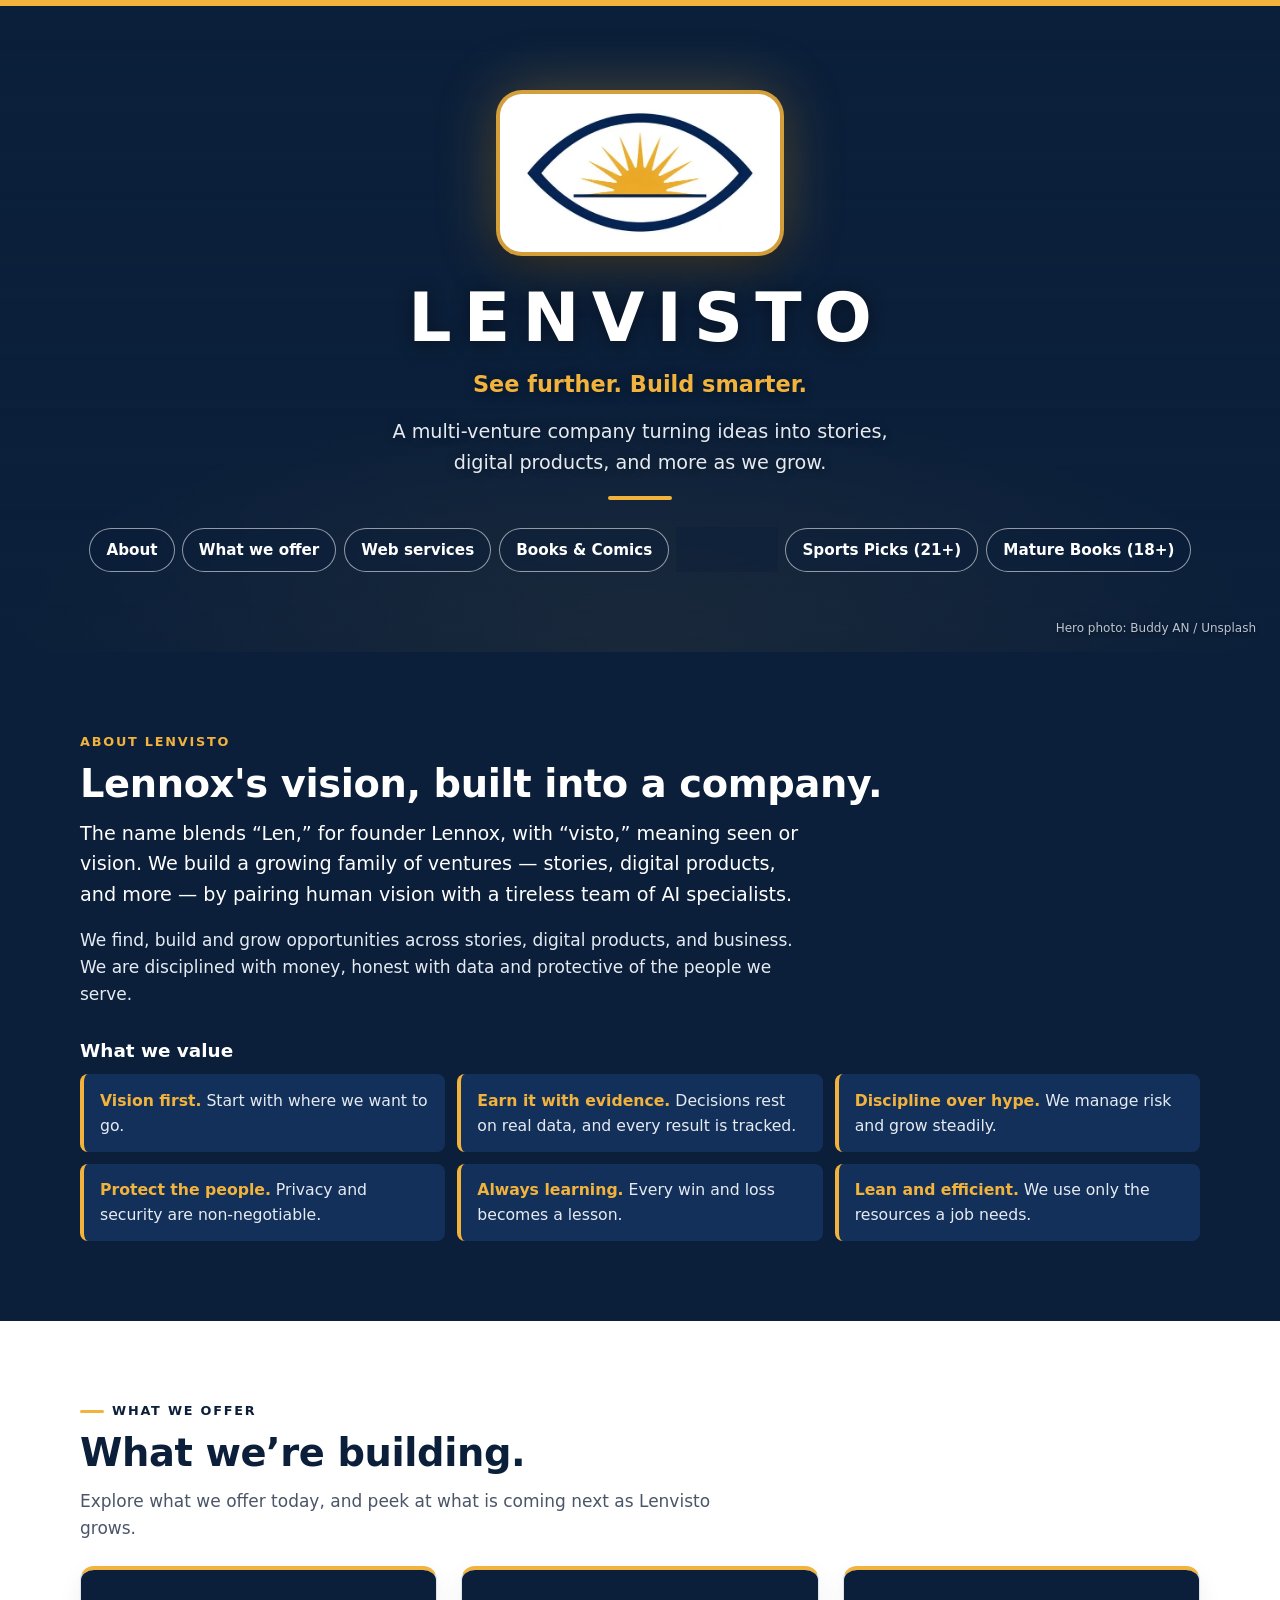
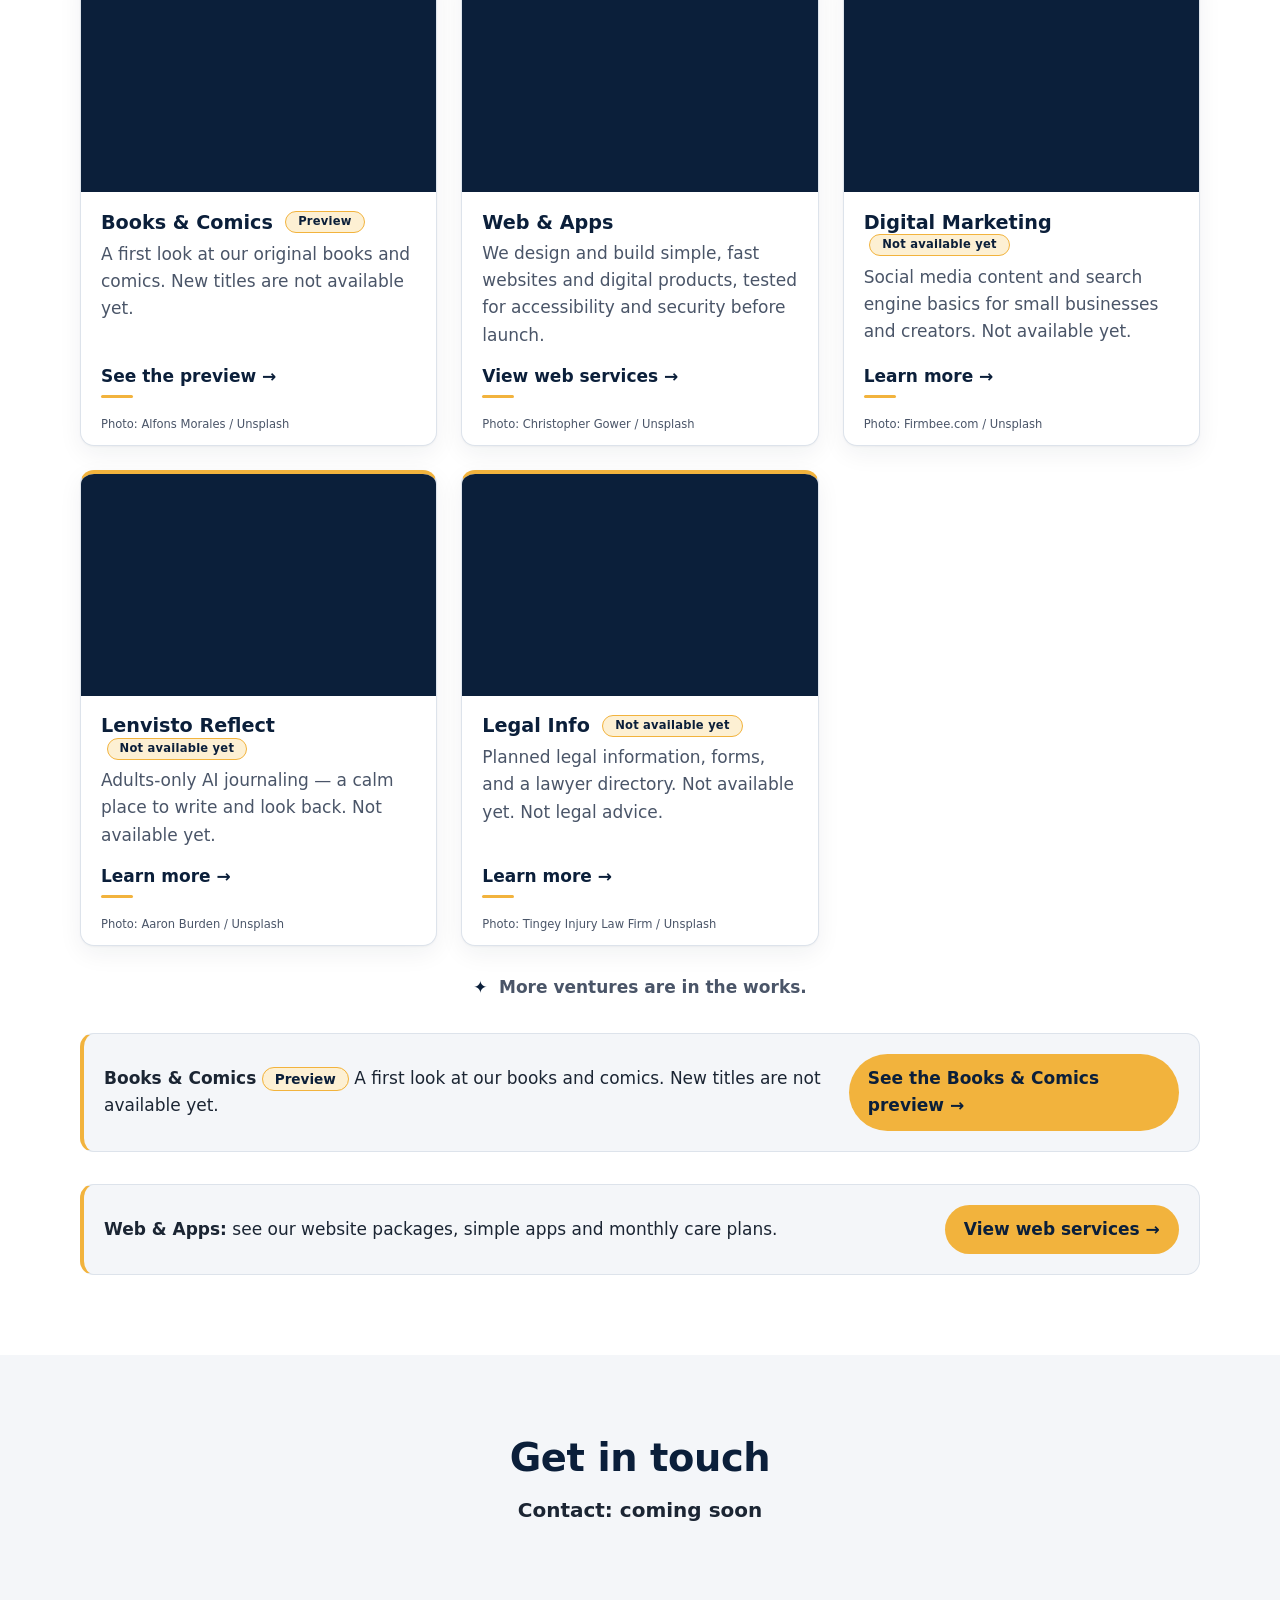
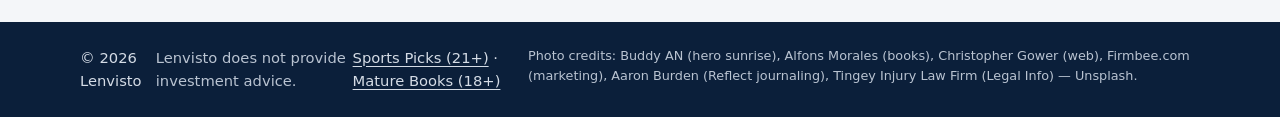
<file: index.html>
<!doctype html>
<html lang="en">
<head>
  <meta charset="utf-8">
  <meta name="viewport" content="width=device-width, initial-scale=1">
  <meta http-equiv="Content-Security-Policy" content="default-src 'self'; script-src 'none'; style-src 'self'; img-src 'self' data:; font-src 'self'; connect-src 'none'; media-src 'none'; object-src 'none'; frame-src 'none'; child-src 'none'; worker-src 'none'; manifest-src 'none'; base-uri 'none'; form-action 'none'; upgrade-insecure-requests">
  <meta name="referrer" content="same-origin">
  <title>Lenvisto | Original Books, Comics &amp; More from New York</title>
  <meta name="description" content="Original books and comics, plus planned web and digital services, from Lenvisto, based in New York. See the Books &amp; Comics preview. Nothing is for sale yet.">
  <!-- link previews -->
  <link rel="canonical" href="https://lenvisto.com/">
  <meta property="og:type" content="website">
  <meta property="og:site_name" content="Lenvisto">
  <meta property="og:title" content="Lenvisto | Original Books, Comics &amp; More from New York">
  <meta property="og:description" content="Original books and comics, plus planned web and digital services, from Lenvisto, based in New York. See the Books &amp; Comics preview. Nothing is for sale yet.">
  <meta property="og:url" content="https://lenvisto.com/">
  <meta property="og:image" content="https://lenvisto.com/assets/lenvisto-og.jpg">
  <meta property="og:image:type" content="image/jpeg">
  <meta property="og:image:width" content="1200">
  <meta property="og:image:height" content="630">
  <meta property="og:image:alt" content="Lenvisto logo: a navy eye with a gold sunrise over the horizon inside it">
  <meta name="twitter:card" content="summary_large_image">
  <meta name="twitter:title" content="Lenvisto | Original Books, Comics &amp; More from New York">
  <meta name="twitter:description" content="Original books and comics, plus planned web and digital services, from Lenvisto, based in New York. See the Books &amp; Comics preview. Nothing is for sale yet.">
  <meta name="twitter:image" content="https://lenvisto.com/assets/lenvisto-og.jpg">
  <meta name="twitter:image:alt" content="Lenvisto logo: a navy eye with a gold sunrise over the horizon inside it">
  <!-- /link previews -->
  <meta name="theme-color" content="#0B1F3A">
  <link rel="icon" href="favicon.ico" sizes="any">
  <link rel="icon" href="assets/favicon-32.png" type="image/png" sizes="32x32">
  <link rel="apple-touch-icon" href="assets/apple-touch-icon.png">
  <link rel="stylesheet" href="styles.css">
</head>
<body>
  <a class="skip-link" href="#main">Skip to content</a>
  <header class="hero hero--photo">
    <div class="hero__bg" aria-hidden="true">
      <picture>
        <source type="image/webp"
                srcset="assets/stock/hero-sunrise-800.webp 800w, assets/stock/hero-sunrise.webp 1600w"
                sizes="100vw">
        <img src="assets/stock/hero-sunrise-800.jpg"
             srcset="assets/stock/hero-sunrise-800.jpg 800w, assets/stock/hero-sunrise.jpg 1600w"
             sizes="100vw" width="1600" height="1067"
             alt="" decoding="async" fetchpriority="high">
      </picture>
    </div>
    <div class="hero__scrim" aria-hidden="true"></div>
    <div class="container hero__inner">
      <picture>
        <source srcset="assets/lenvisto-mark.webp" type="image/webp">
        <img class="hero__logo" src="assets/lenvisto-mark.jpg" width="546" height="299"
             alt="Lenvisto logo: a navy eye with a gold sunrise over the horizon inside it">
      </picture>
      <h1 class="wordmark">Lenvisto</h1>
      <p class="tagline">See further. Build smarter.</p>
      <p class="hero__invite">A multi-venture company turning ideas into stories, digital products, and more as we grow.</p>
      <nav class="hero__nav" aria-label="Main">
        <a href="#about">About</a>
        <a href="#what-we-do">What we offer</a>
        <a href="services.html">Web services</a>
        <a href="store.html">Books &amp; Comics</a>
        <a href="#contact">Contact</a>
        <a href="picks/">Sports Picks (21+)</a>
        <a href="mature/">Mature Books (18+)</a>
      </nav>
    </div>
    <p class="hero__photo-credit">Hero photo: Buddy AN / Unsplash</p>
  </header>

  <main id="main">
    <section id="about" class="section section--navy" aria-labelledby="about-title">
      <div class="container">
        <p class="eyebrow">About Lenvisto</p>
        <h2 id="about-title">Lennox's vision, built into a company.</h2>
        <p class="lead">The name blends &ldquo;Len,&rdquo; for founder Lennox, with &ldquo;visto,&rdquo; meaning seen or vision. We build a growing family of ventures — stories, digital products, and more — by pairing human vision with a tireless team of AI specialists.</p>
        <p>We find, build and grow opportunities across stories, digital products, and business. We are disciplined with money, honest with data and protective of the people we serve.</p>

        <h3 class="values__title">What we value</h3>
        <ul class="values">
          <li><strong>Vision first.</strong> Start with where we want to go.</li>
          <li><strong>Earn it with evidence.</strong> Decisions rest on real data, and every result is tracked.</li>
          <li><strong>Discipline over hype.</strong> We manage risk and grow steadily.</li>
          <li><strong>Protect the people.</strong> Privacy and security are non-negotiable.</li>
          <li><strong>Always learning.</strong> Every win and loss becomes a lesson.</li>
          <li><strong>Lean and efficient.</strong> We use only the resources a job needs.</li>
        </ul>
      </div>
    </section>

    <section id="what-we-do" class="section" aria-labelledby="services-title">
      <div class="container">
        <p class="eyebrow eyebrow--dark">What we offer</p>
        <h2 id="services-title">What we&rsquo;re building.</h2>
        <p class="section-intro">Explore what we offer today, and peek at what is coming next as Lenvisto grows.</p>

        <div class="photo-cards">
          <a class="photo-card" href="store.html">
            <div class="photo-card__media">
              <picture>
                <source type="image/webp"
                        srcset="assets/stock/books-reading-800.webp 800w, assets/stock/books-reading.webp 1400w"
                        sizes="(min-width: 960px) 33vw, (min-width: 640px) 50vw, 100vw">
                <img src="assets/stock/books-reading-800.jpg"
                     srcset="assets/stock/books-reading-800.jpg 800w, assets/stock/books-reading.jpg 1400w"
                     sizes="(min-width: 960px) 33vw, (min-width: 640px) 50vw, 100vw" width="1400" height="1294"
                     alt="Warmly lit library shelves filled with books"
                     loading="lazy" decoding="async">
              </picture>
            </div>
            <div class="photo-card__body">
              <h3>Books &amp; Comics <span class="badge">Preview</span></h3>
              <p>A first look at our original books and comics. New titles are not available yet.</p>
              <span class="card__more">See the preview &rarr;</span>
            </div>
            <p class="photo-credit">Photo: Alfons Morales / Unsplash</p>
          </a>

          <a class="photo-card" href="services.html">
            <div class="photo-card__media">
              <picture>
                <source type="image/webp"
                        srcset="assets/stock/web-laptop-800.webp 800w, assets/stock/web-laptop.webp 1400w"
                        sizes="(min-width: 960px) 33vw, (min-width: 640px) 50vw, 100vw">
                <img src="assets/stock/web-laptop-800.jpg"
                     srcset="assets/stock/web-laptop-800.jpg 800w, assets/stock/web-laptop.jpg 1400w"
                     sizes="(min-width: 960px) 33vw, (min-width: 640px) 50vw, 100vw" width="1400" height="932"
                     alt="Laptop and monitor showing code on a bright desk"
                     loading="lazy" decoding="async">
              </picture>
            </div>
            <div class="photo-card__body">
              <h3>Web &amp; Apps</h3>
              <p>We design and build simple, fast websites and digital products, tested for accessibility and security before launch.</p>
              <span class="card__more">View web services &rarr;</span>
            </div>
            <p class="photo-credit">Photo: Christopher Gower / Unsplash</p>
          </a>

          <a class="photo-card" href="division-digital-marketing.html">
            <div class="photo-card__media">
              <picture>
                <source type="image/webp"
                        srcset="assets/stock/marketing-social-800.webp 800w, assets/stock/marketing-social.webp 1400w"
                        sizes="(min-width: 960px) 33vw, (min-width: 640px) 50vw, 100vw">
                <img src="assets/stock/marketing-social-800.jpg"
                     srcset="assets/stock/marketing-social-800.jpg 800w, assets/stock/marketing-social.jpg 1400w"
                     sizes="(min-width: 960px) 33vw, (min-width: 640px) 50vw, 100vw" width="1400" height="930"
                     alt="Hands marking wireframe sketches beside a phone on a desk"
                     loading="lazy" decoding="async">
              </picture>
            </div>
            <div class="photo-card__body">
              <h3>Digital Marketing <span class="badge">Not available yet</span></h3>
              <p>Social media content and search engine basics for small businesses and creators. Not available yet.</p>
              <span class="card__more">Learn more &rarr;</span>
            </div>
            <p class="photo-credit">Photo: Firmbee.com / Unsplash</p>
          </a>

          <a class="photo-card" href="division-reflect.html">
            <div class="photo-card__media">
              <picture>
                <source type="image/webp"
                        srcset="assets/stock/reflect-journal-800.webp 800w, assets/stock/reflect-journal.webp 1400w"
                        sizes="(min-width: 960px) 33vw, (min-width: 640px) 50vw, 100vw">
                <img src="assets/stock/reflect-journal-800.jpg"
                     srcset="assets/stock/reflect-journal-800.jpg 800w, assets/stock/reflect-journal.jpg 1400w"
                     sizes="(min-width: 960px) 33vw, (min-width: 640px) 50vw, 100vw" width="1400" height="1051"
                     alt="Fountain pen writing on lined paper"
                     loading="lazy" decoding="async">
              </picture>
            </div>
            <div class="photo-card__body">
              <h3>Lenvisto Reflect <span class="badge">Not available yet</span></h3>
              <p>Adults-only AI journaling — a calm place to write and look back. Not available yet.</p>
              <span class="card__more">Learn more &rarr;</span>
            </div>
            <p class="photo-credit">Photo: Aaron Burden / Unsplash</p>
          </a>

          <a class="photo-card" href="division-legal-info.html">
            <div class="photo-card__media">
              <picture>
                <source type="image/webp"
                        srcset="assets/stock/legal-justice-800.webp 800w, assets/stock/legal-justice.webp 1400w"
                        sizes="(min-width: 960px) 33vw, (min-width: 640px) 50vw, 100vw">
                <img src="assets/stock/legal-justice-800.jpg"
                     srcset="assets/stock/legal-justice-800.jpg 800w, assets/stock/legal-justice.jpg 1400w"
                     sizes="(min-width: 960px) 33vw, (min-width: 640px) 50vw, 100vw" width="1400" height="933"
                     alt="Bronze Lady Justice statue holding balanced scales"
                     loading="lazy" decoding="async">
              </picture>
            </div>
            <div class="photo-card__body">
              <h3>Legal Info <span class="badge">Not available yet</span></h3>
              <p>Planned legal information, forms, and a lawyer directory. Not available yet. Not legal advice.</p>
              <span class="card__more">Learn more &rarr;</span>
            </div>
            <p class="photo-credit">Photo: Tingey Injury Law Firm / Unsplash</p>
          </a>
        </div>

        <p class="more-coming"><span aria-hidden="true">&#10022;</span> More ventures are in the works.</p>

        <div class="store-cta">
          <p><strong>Books &amp; Comics</strong> <span class="badge">Preview</span> A first look at our books and comics. New titles are not available yet.</p>
          <a class="btn-gold" href="store.html">See the Books &amp; Comics preview &rarr;</a>
        </div>
        <div class="store-cta">
          <p><strong>Web &amp; Apps:</strong> see our website packages, simple apps and monthly care plans.</p>
          <a class="btn-gold" href="services.html">View web services &rarr;</a>
        </div>
      </div>
    </section>

    <section id="contact" class="section section--soft" aria-labelledby="contact-title">
      <div class="container contact">
        <h2 id="contact-title">Get in touch</h2>
        <p class="contact__email">Contact: coming soon</p>
      </div>
    </section>
  </main>

  <footer class="site-footer">
    <div class="container site-footer__inner">
      <p>&copy; 2026 Lenvisto</p>
      <p class="disclaimer">Lenvisto does not provide investment advice.</p>
      <p>
        <a href="picks/">Sports Picks (21+)</a>
        &middot;
        <a href="mature/">Mature Books (18+)</a>
      </p>
      <p class="photo-credits-footer">
        Photo credits:
        Buddy AN (hero sunrise),
        Alfons Morales (books),
        Christopher Gower (web),
        Firmbee.com (marketing),
        Aaron Burden (Reflect journaling),
        Tingey Injury Law Firm (Legal Info)
        &mdash; Unsplash.
      </p>
    </div>
  </footer>
</body>
</html>
</file>
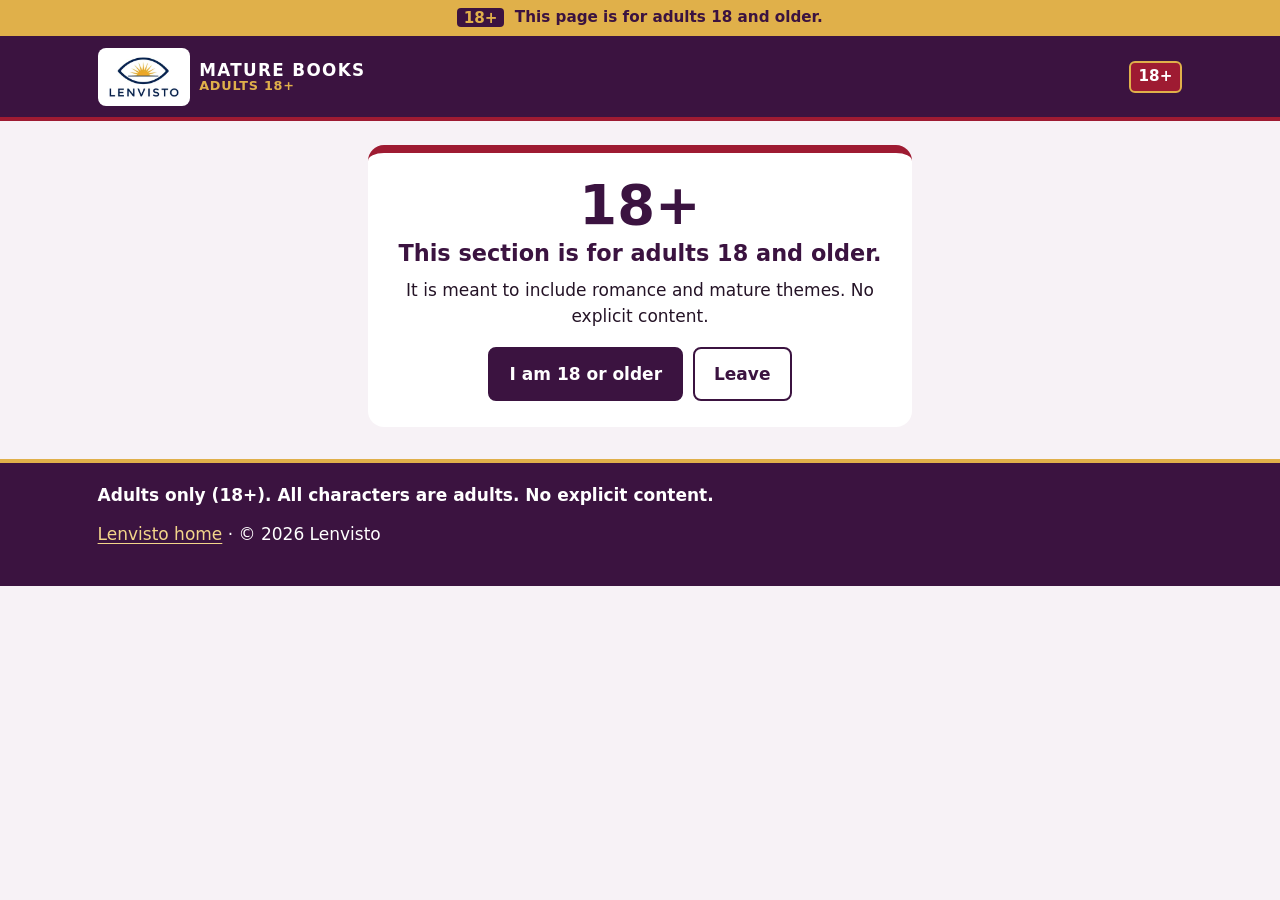
<file: mature/index.html>
<!doctype html>
<html lang="en">
<head>
  <meta charset="utf-8">
  <meta name="robots" content="noindex, nofollow">
  <meta name="viewport" content="width=device-width, initial-scale=1">
  <meta http-equiv="Content-Security-Policy" content="default-src 'self'; script-src 'none'; style-src 'self'; img-src 'self' data:; font-src 'self'; connect-src 'none'; media-src 'none'; object-src 'none'; frame-src 'none'; child-src 'none'; worker-src 'none'; manifest-src 'none'; base-uri 'none'; form-action 'none'; upgrade-insecure-requests">
  <meta name="referrer" content="same-origin">
  <title>Mature Books (18+) | Lenvisto</title>
  <meta name="description" content="For adults 18 and older only. Lenvisto Mature Books (18+) is not available yet. No explicit content.">
  <!-- link previews -->
  <link rel="canonical" href="https://lenvisto.com/mature/">
  <meta property="og:type" content="website">
  <meta property="og:site_name" content="Lenvisto">
  <meta property="og:title" content="Mature Books (18+) | Lenvisto">
  <meta property="og:description" content="For adults 18 and older only. Lenvisto Mature Books (18+) is not available yet. No explicit content.">
  <meta property="og:url" content="https://lenvisto.com/mature/">
  <meta property="og:image" content="https://lenvisto.com/assets/lenvisto-og.jpg">
  <meta property="og:image:type" content="image/jpeg">
  <meta property="og:image:width" content="1200">
  <meta property="og:image:height" content="630">
  <meta property="og:image:alt" content="Lenvisto logo: a navy eye with a gold sunrise over the horizon inside it">
  <meta name="twitter:card" content="summary_large_image">
  <meta name="twitter:title" content="Mature Books (18+) | Lenvisto">
  <meta name="twitter:description" content="For adults 18 and older only. Lenvisto Mature Books (18+) is not available yet. No explicit content.">
  <meta name="twitter:image" content="https://lenvisto.com/assets/lenvisto-og.jpg">
  <meta name="twitter:image:alt" content="Lenvisto logo: a navy eye with a gold sunrise over the horizon inside it">
  <!-- /link previews -->
  <meta name="theme-color" content="#3B1340">
  <link rel="icon" href="../favicon.ico" sizes="any">
  <link rel="icon" href="../assets/favicon-32.png" type="image/png" sizes="32x32">
  <link rel="apple-touch-icon" href="../assets/apple-touch-icon.png">
  <link rel="stylesheet" href="mature.css">
</head>
<body>
  <a class="skip-link" href="#main">Skip to content</a>
  <p class="age-bar" role="note"><strong>18+</strong> This page is for adults 18 and older.</p>

  <header class="m-header">
    <div class="wrap m-header__in">
      <a class="m-logo" href="../" title="Back to the Lenvisto home page">
        <picture><source srcset="../assets/lenvisto-logo-256.webp" type="image/webp"><img src="../assets/lenvisto-logo-256.jpg" width="256" height="162" alt="Lenvisto home"></picture>
        <span>Mature Books<small>Adults 18+</small></span>
      </a>
      <span class="m-badge" title="Adults 18 and older only">18+</span>
    </div>
  </header>

  <main id="main" class="gate">
    <section class="gate__card" aria-labelledby="gate-h">
      <p class="gate__age" aria-hidden="true">18+</p>
      <h1 id="gate-h">This section is for adults 18 and older.</h1>
      <p>It is meant to include romance and mature themes. No explicit content.</p>
      <p class="gate__actions">
        <a class="gate__btn gate__btn--yes" href="coming-soon.html">I am 18 or older</a>
        <a class="gate__btn gate__btn--leave" href="../">Leave</a>
      </p>
    </section>
  </main>

  <footer class="m-footer">
    <div class="wrap">
      <p class="m-footer__notice">Adults only (18+). All characters are adults. No explicit content.</p>
      <p><a href="../">Lenvisto home</a> · &copy; 2026 Lenvisto</p>
    </div>
  </footer>
</body>
</html>
</file>
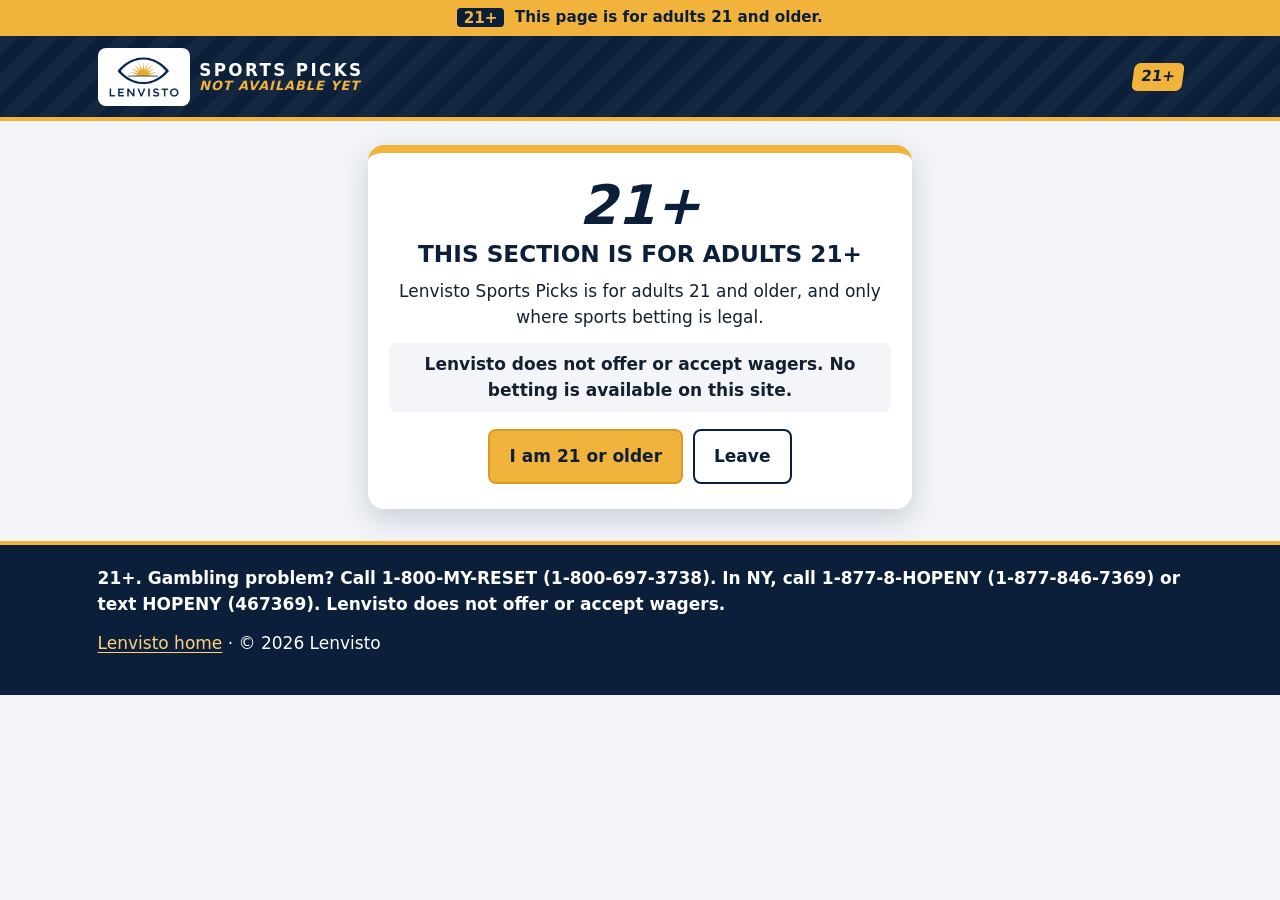
<file: picks/index.html>
<!doctype html>
<html lang="en">
<head>
  <meta charset="utf-8">
  <meta name="robots" content="noindex, nofollow">
  <meta name="viewport" content="width=device-width, initial-scale=1">
  <meta http-equiv="Content-Security-Policy" content="default-src 'self'; script-src 'none'; style-src 'self'; img-src 'self' data:; font-src 'self'; connect-src 'none'; media-src 'none'; object-src 'none'; frame-src 'none'; child-src 'none'; worker-src 'none'; manifest-src 'none'; base-uri 'none'; form-action 'none'; upgrade-insecure-requests">
  <meta name="referrer" content="same-origin">
  <title>Sports Picks (21+) | Lenvisto</title>
  <meta name="description" content="For adults 21+ only. Lenvisto Sports Picks is not available yet. Lenvisto does not offer or accept wagers.">
  <!-- link previews -->
  <link rel="canonical" href="https://lenvisto.com/picks/">
  <meta property="og:type" content="website">
  <meta property="og:site_name" content="Lenvisto">
  <meta property="og:title" content="Lenvisto Sports Picks (21+)">
  <meta property="og:description" content="For adults 21+ only. Not available yet. Lenvisto does not offer or accept wagers.">
  <meta property="og:url" content="https://lenvisto.com/picks/">
  <meta property="og:image" content="https://lenvisto.com/assets/lenvisto-og.jpg">
  <meta property="og:image:type" content="image/jpeg">
  <meta property="og:image:width" content="1200">
  <meta property="og:image:height" content="630">
  <meta property="og:image:alt" content="Lenvisto logo: a navy eye with a gold sunrise over the horizon inside it">
  <meta name="twitter:card" content="summary_large_image">
  <meta name="twitter:title" content="Lenvisto Sports Picks (21+)">
  <meta name="twitter:description" content="For adults 21+ only. Not available yet. Lenvisto does not offer or accept wagers.">
  <meta name="twitter:image" content="https://lenvisto.com/assets/lenvisto-og.jpg">
  <meta name="twitter:image:alt" content="Lenvisto logo: a navy eye with a gold sunrise over the horizon inside it">
  <!-- /link previews -->
  <meta name="theme-color" content="#0B1F3A">
  <link rel="icon" href="../favicon.ico" sizes="any">
  <link rel="icon" href="../assets/favicon-32.png" type="image/png" sizes="32x32">
  <link rel="apple-touch-icon" href="../assets/apple-touch-icon.png">
  <link rel="stylesheet" href="picks-soon.css">
</head>
<body>
  <a class="skip-link" href="#main">Skip to content</a>
  <p class="age-bar" role="note"><strong>21+</strong> This page is for adults 21 and older.</p>

  <header class="p-header">
    <div class="wrap p-header__in">
      <a class="p-logo" href="../" title="Back to the Lenvisto home page">
        <picture><source srcset="../assets/lenvisto-logo-256.webp" type="image/webp"><img src="../assets/lenvisto-logo-256.jpg" width="256" height="162" alt="Lenvisto home"></picture>
        <span>Sports Picks<small>Not available yet</small></span>
      </a>
      <span class="p-badge" title="Adults 21 and older only">21+</span>
    </div>
  </header>

  <main id="main" class="gate">
    <section class="gate__card" aria-labelledby="gate-h">
      <p class="gate__age" aria-hidden="true">21+</p>
      <h1 id="gate-h">This section is for adults 21+</h1>
      <p>Lenvisto Sports Picks is for adults 21 and older, and only where sports betting is legal.</p>
      <p class="gate__nobets">Lenvisto does not offer or accept wagers. No betting is available on this site.</p>
      <p class="gate__actions">
        <a class="gate__btn gate__btn--yes" href="coming-soon.html">I am 21 or older</a>
        <a class="gate__btn gate__btn--leave" href="../">Leave</a>
      </p>
    </section>
  </main>

  <footer class="p-footer">
    <div class="wrap">
      <p class="p-footer__notice">21+. Gambling problem? Call 1-800-MY-RESET (1-800-697-3738). In NY, call 1-877-8-HOPENY (1-877-846-7369) or text HOPENY (467369). Lenvisto does not offer or accept wagers.</p>
      <p><a href="../">Lenvisto home</a> · &copy; 2026 Lenvisto</p>
    </div>
  </footer>
</body>
</html>
</file>
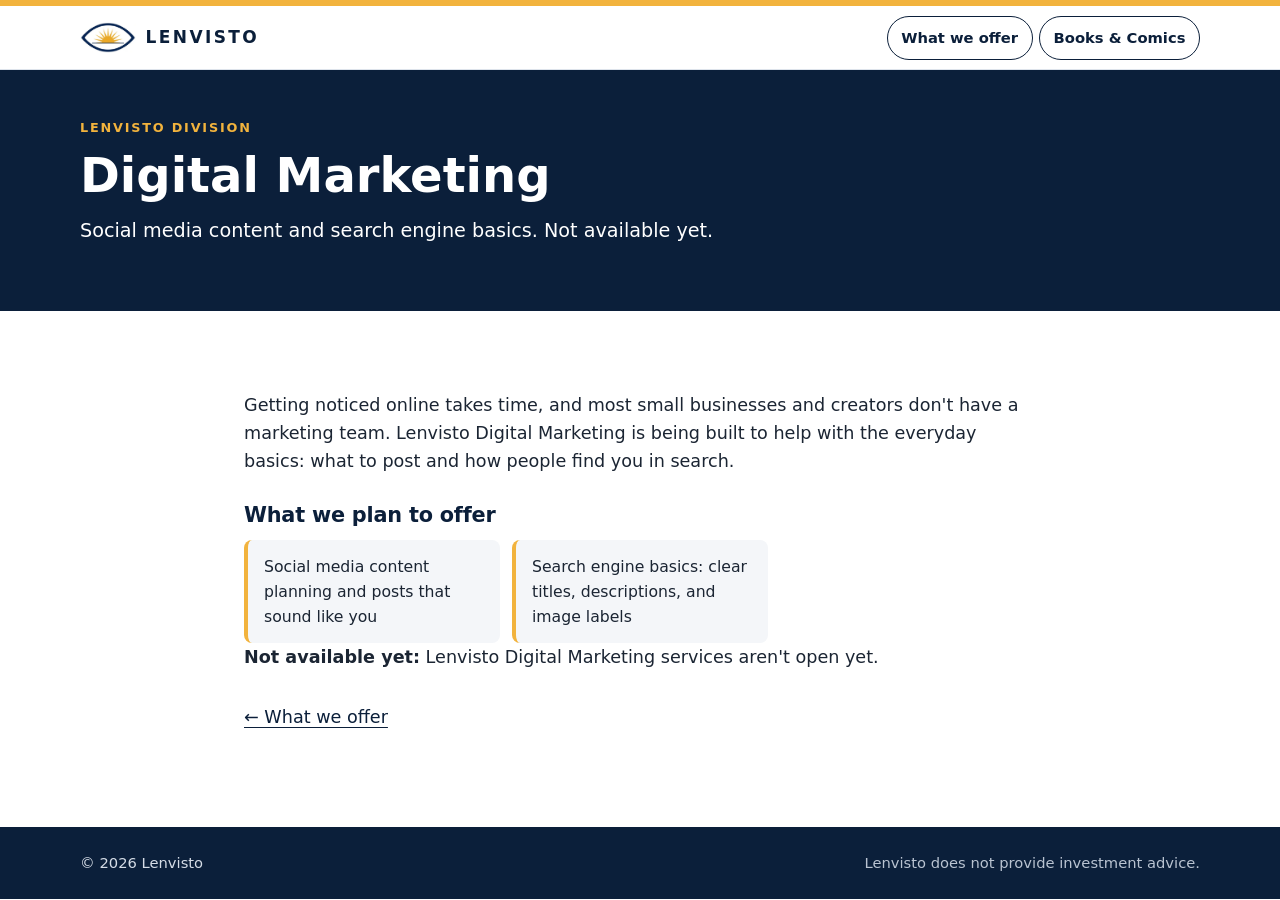
<file: division-digital-marketing.html>
<!doctype html>
<html lang="en">
<head>
  <meta charset="utf-8">
  <meta name="viewport" content="width=device-width, initial-scale=1">
  <title>Lenvisto Digital Marketing | Not available yet</title>
  <meta name="description" content="Lenvisto Digital Marketing is a planned service for social media content and search engine basics for small businesses and creators. Not available yet.">
  <!-- link previews -->
  <link rel="canonical" href="https://lenvisto.com/division-digital-marketing.html">
  <meta property="og:type" content="website">
  <meta property="og:site_name" content="Lenvisto">
  <meta property="og:title" content="Lenvisto Digital Marketing | Not available yet">
  <meta property="og:description" content="Lenvisto Digital Marketing is a planned service for social media content and search engine basics for small businesses and creators. Not available yet.">
  <meta property="og:url" content="https://lenvisto.com/division-digital-marketing.html">
  <meta property="og:image" content="https://lenvisto.com/assets/lenvisto-og.jpg">
  <meta property="og:image:type" content="image/jpeg">
  <meta property="og:image:width" content="1200">
  <meta property="og:image:height" content="630">
  <meta property="og:image:alt" content="Lenvisto logo: a navy eye with a gold sunrise over the horizon inside it">
  <meta name="twitter:card" content="summary_large_image">
  <meta name="twitter:title" content="Lenvisto Digital Marketing | Not available yet">
  <meta name="twitter:description" content="Lenvisto Digital Marketing is a planned service for social media content and search engine basics for small businesses and creators. Not available yet.">
  <meta name="twitter:image" content="https://lenvisto.com/assets/lenvisto-og.jpg">
  <meta name="twitter:image:alt" content="Lenvisto logo: a navy eye with a gold sunrise over the horizon inside it">
  <!-- /link previews -->
  <meta name="theme-color" content="#0B1F3A">
  <meta http-equiv="Content-Security-Policy" content="default-src 'self'; script-src 'none'; style-src 'self'; img-src 'self' data:; font-src 'self'; connect-src 'none'; media-src 'none'; object-src 'none'; frame-src 'none'; child-src 'none'; worker-src 'none'; manifest-src 'none'; base-uri 'none'; form-action 'none'; upgrade-insecure-requests">
  <meta name="referrer" content="same-origin">
  <link rel="icon" href="favicon.ico" sizes="any">
  <link rel="icon" href="assets/favicon-32.png" type="image/png" sizes="32x32">
  <link rel="apple-touch-icon" href="assets/apple-touch-icon.png">
  <link rel="stylesheet" href="styles.css">
</head>
<body>
<a class="skip-link" href="#main">Skip to content</a>
<header class="topbar">
  <div class="container topbar__inner">
    <a class="topbar__brand" href="index.html"><picture><source srcset="assets/lenvisto-mark.webp" type="image/webp"><img src="assets/lenvisto-mark.jpg" width="546" height="299" alt=""></picture><span>Lenvisto</span></a>
    <nav class="topbar__nav" aria-label="Main"><a href="index.html#what-we-do">What we offer</a><a href="store.html">Books &amp; Comics</a></nav>
  </div>
</header>

<main id="main">
  <section class="division-hero">
    <div class="container">
      <p class="eyebrow">Lenvisto division</p>
      <h1>Digital Marketing</h1>
      <p class="lead">Social media content and search engine basics. Not available yet.</p>
    </div>
  </section>
  <section class="section">
    <div class="container division-body">
      <p>Getting noticed online takes time, and most small businesses and creators don't have a marketing team. Lenvisto Digital Marketing is being built to help with the everyday basics: what to post and how people find you in search.</p>
      <h2 class="division-sub">What we plan to offer</h2>
      <ul class="values values--light">
        <li>Social media content planning and posts that sound like you</li>
        <li>Search engine basics: clear titles, descriptions, and image labels</li>
      </ul>
      <p><strong>Not available yet:</strong> Lenvisto Digital Marketing services aren't open yet.</p>
      <p class="back"><a href="index.html#what-we-do">&larr; What we offer</a></p>
    </div>
  </section>
</main>
<footer class="site-footer">
  <div class="container site-footer__inner">
    <p>&copy; 2026 Lenvisto</p>
    <p class="disclaimer">Lenvisto does not provide investment advice.</p>
  </div>
</footer>
</body>
</html>
</file>
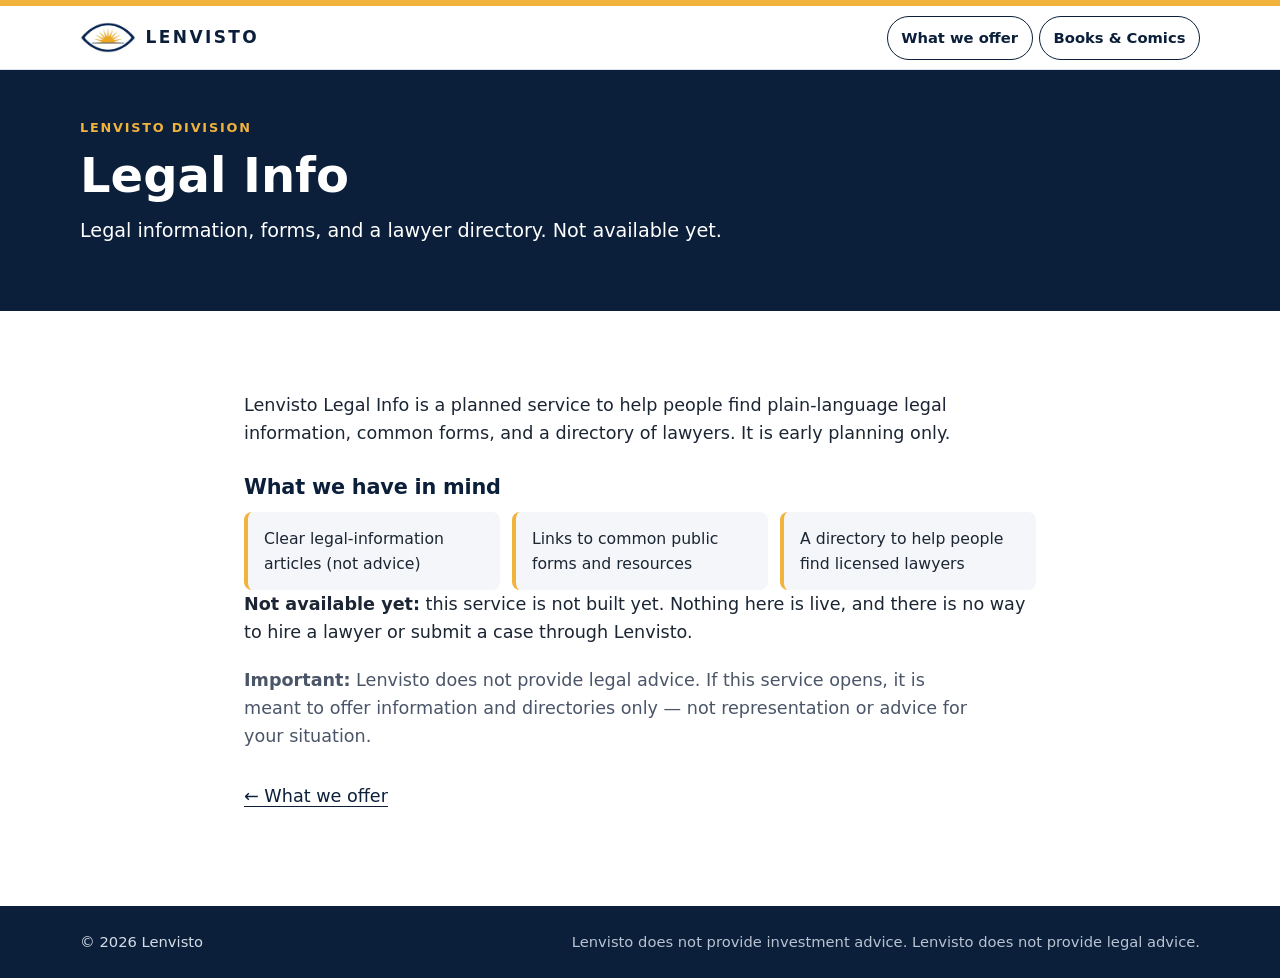
<file: division-legal-info.html>
<!doctype html>
<html lang="en">
<head>
  <meta charset="utf-8">
  <meta name="viewport" content="width=device-width, initial-scale=1">
  <title>Lenvisto Legal Info | Not available yet</title>
  <meta name="description" content="Lenvisto Legal Info is a planned legal-information service (forms and lawyer directory). Not available yet. Lenvisto does not provide legal advice.">
  <!-- link previews -->
  <link rel="canonical" href="https://lenvisto.com/division-legal-info.html">
  <meta property="og:type" content="website">
  <meta property="og:site_name" content="Lenvisto">
  <meta property="og:title" content="Lenvisto Legal Info | Not available yet">
  <meta property="og:description" content="Lenvisto Legal Info is a planned legal-information service (forms and lawyer directory). Not available yet. Lenvisto does not provide legal advice.">
  <meta property="og:url" content="https://lenvisto.com/division-legal-info.html">
  <meta property="og:image" content="https://lenvisto.com/assets/lenvisto-og.jpg">
  <meta property="og:image:type" content="image/jpeg">
  <meta property="og:image:width" content="1200">
  <meta property="og:image:height" content="630">
  <meta property="og:image:alt" content="Lenvisto logo: a navy eye with a gold sunrise over the horizon inside it">
  <meta name="twitter:card" content="summary_large_image">
  <meta name="twitter:title" content="Lenvisto Legal Info | Not available yet">
  <meta name="twitter:description" content="Lenvisto Legal Info is a planned legal-information service (forms and lawyer directory). Not available yet. Lenvisto does not provide legal advice.">
  <meta name="twitter:image" content="https://lenvisto.com/assets/lenvisto-og.jpg">
  <meta name="twitter:image:alt" content="Lenvisto logo: a navy eye with a gold sunrise over the horizon inside it">
  <!-- /link previews -->
  <meta name="theme-color" content="#0B1F3A">
  <meta http-equiv="Content-Security-Policy" content="default-src 'self'; script-src 'none'; style-src 'self'; img-src 'self' data:; font-src 'self'; connect-src 'none'; media-src 'none'; object-src 'none'; frame-src 'none'; child-src 'none'; worker-src 'none'; manifest-src 'none'; base-uri 'none'; form-action 'none'; upgrade-insecure-requests">
  <meta name="referrer" content="same-origin">
  <link rel="icon" href="favicon.ico" sizes="any">
  <link rel="icon" href="assets/favicon-32.png" type="image/png" sizes="32x32">
  <link rel="apple-touch-icon" href="assets/apple-touch-icon.png">
  <link rel="stylesheet" href="styles.css">
</head>
<body>
<a class="skip-link" href="#main">Skip to content</a>
<header class="topbar">
  <div class="container topbar__inner">
    <a class="topbar__brand" href="index.html"><picture><source srcset="assets/lenvisto-mark.webp" type="image/webp"><img src="assets/lenvisto-mark.jpg" width="546" height="299" alt=""></picture><span>Lenvisto</span></a>
    <nav class="topbar__nav" aria-label="Main"><a href="index.html#what-we-do">What we offer</a><a href="store.html">Books &amp; Comics</a></nav>
  </div>
</header>

<main id="main">
  <section class="division-hero">
    <div class="container">
      <p class="eyebrow">Lenvisto division</p>
      <h1>Legal Info</h1>
      <p class="lead">Legal information, forms, and a lawyer directory. Not available yet.</p>
    </div>
  </section>
  <section class="section">
    <div class="container division-body">
      <p>Lenvisto Legal Info is a planned service to help people find plain-language legal information, common forms, and a directory of lawyers. It is early planning only.</p>
      <h2 class="division-sub">What we have in mind</h2>
      <ul class="values values--light">
        <li>Clear legal-information articles (not advice)</li>
        <li>Links to common public forms and resources</li>
        <li>A directory to help people find licensed lawyers</li>
      </ul>
      <p><strong>Not available yet:</strong> this service is not built yet. Nothing here is live, and there is no way to hire a lawyer or submit a case through Lenvisto.</p>
      <p class="legal-note"><strong>Important:</strong> Lenvisto does not provide legal advice. If this service opens, it is meant to offer information and directories only — not representation or advice for your situation.</p>
      <p class="back"><a href="index.html#what-we-do">&larr; What we offer</a></p>
    </div>
  </section>
</main>
<footer class="site-footer">
  <div class="container site-footer__inner">
    <p>&copy; 2026 Lenvisto</p>
    <p class="disclaimer">Lenvisto does not provide investment advice. Lenvisto does not provide legal advice.</p>
  </div>
</footer>
</body>
</html>
</file>
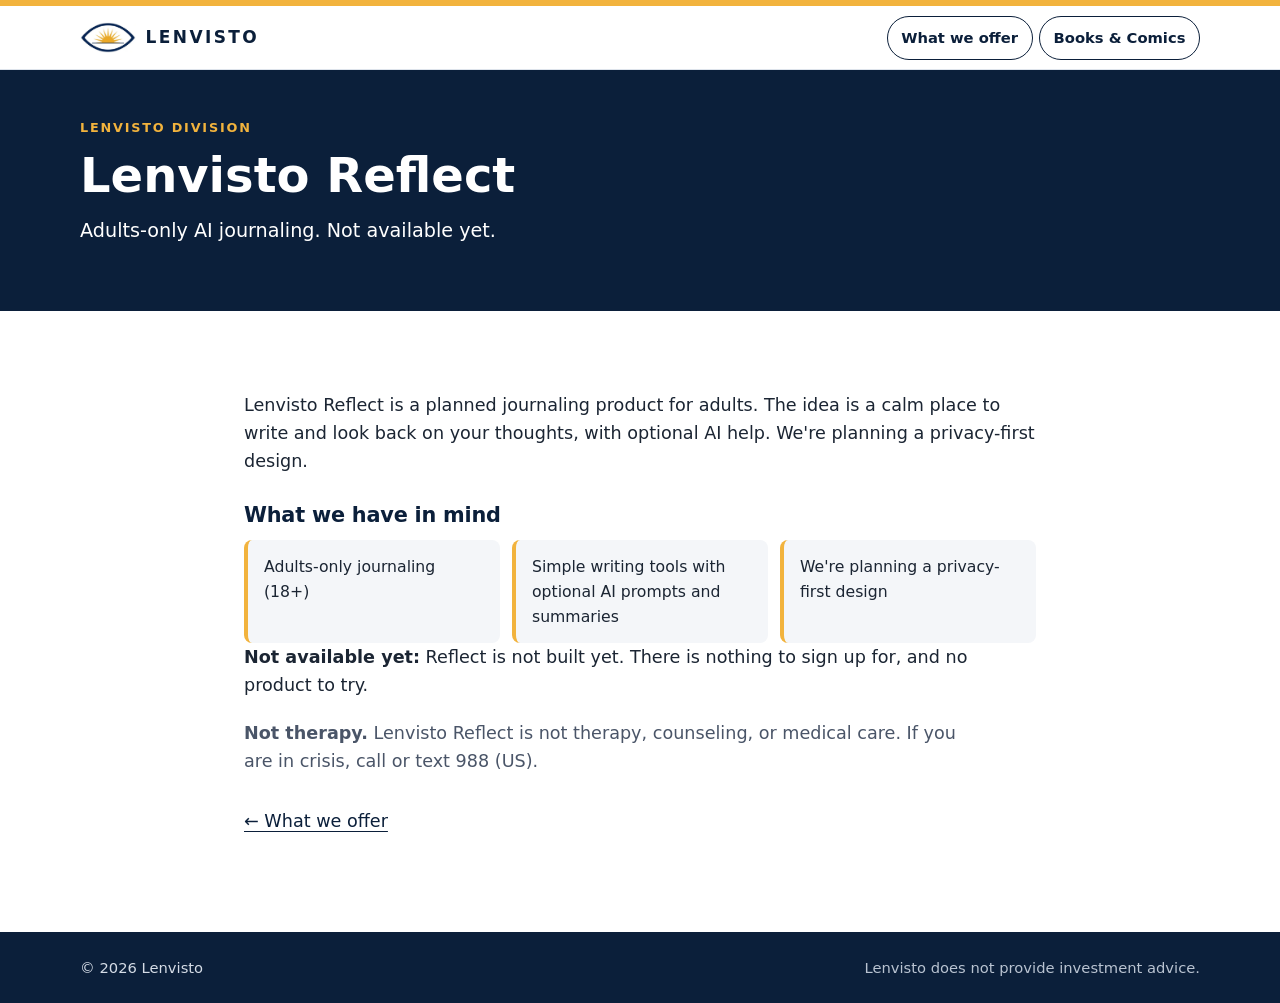
<file: division-reflect.html>
<!doctype html>
<html lang="en">
<head>
  <meta charset="utf-8">
  <meta name="viewport" content="width=device-width, initial-scale=1">
  <title>Lenvisto Reflect | Not available yet</title>
  <meta name="description" content="Lenvisto Reflect is planned adults-only AI journaling. Not available yet.">
  <!-- link previews -->
  <link rel="canonical" href="https://lenvisto.com/division-reflect.html">
  <meta property="og:type" content="website">
  <meta property="og:site_name" content="Lenvisto">
  <meta property="og:title" content="Lenvisto Reflect | Not available yet">
  <meta property="og:description" content="Lenvisto Reflect is planned adults-only AI journaling. Not available yet.">
  <meta property="og:url" content="https://lenvisto.com/division-reflect.html">
  <meta property="og:image" content="https://lenvisto.com/assets/lenvisto-og.jpg">
  <meta property="og:image:type" content="image/jpeg">
  <meta property="og:image:width" content="1200">
  <meta property="og:image:height" content="630">
  <meta property="og:image:alt" content="Lenvisto logo: a navy eye with a gold sunrise over the horizon inside it">
  <meta name="twitter:card" content="summary_large_image">
  <meta name="twitter:title" content="Lenvisto Reflect | Not available yet">
  <meta name="twitter:description" content="Lenvisto Reflect is planned adults-only AI journaling. Not available yet.">
  <meta name="twitter:image" content="https://lenvisto.com/assets/lenvisto-og.jpg">
  <meta name="twitter:image:alt" content="Lenvisto logo: a navy eye with a gold sunrise over the horizon inside it">
  <!-- /link previews -->
  <meta name="theme-color" content="#0B1F3A">
  <meta http-equiv="Content-Security-Policy" content="default-src 'self'; script-src 'none'; style-src 'self'; img-src 'self' data:; font-src 'self'; connect-src 'none'; media-src 'none'; object-src 'none'; frame-src 'none'; child-src 'none'; worker-src 'none'; manifest-src 'none'; base-uri 'none'; form-action 'none'; upgrade-insecure-requests">
  <meta name="referrer" content="same-origin">
  <link rel="icon" href="favicon.ico" sizes="any">
  <link rel="icon" href="assets/favicon-32.png" type="image/png" sizes="32x32">
  <link rel="apple-touch-icon" href="assets/apple-touch-icon.png">
  <link rel="stylesheet" href="styles.css">
</head>
<body>
<a class="skip-link" href="#main">Skip to content</a>
<header class="topbar">
  <div class="container topbar__inner">
    <a class="topbar__brand" href="index.html"><picture><source srcset="assets/lenvisto-mark.webp" type="image/webp"><img src="assets/lenvisto-mark.jpg" width="546" height="299" alt=""></picture><span>Lenvisto</span></a>
    <nav class="topbar__nav" aria-label="Main"><a href="index.html#what-we-do">What we offer</a><a href="store.html">Books &amp; Comics</a></nav>
  </div>
</header>

<main id="main">
  <section class="division-hero">
    <div class="container">
      <p class="eyebrow">Lenvisto division</p>
      <h1>Lenvisto Reflect</h1>
      <p class="lead">Adults-only AI journaling. Not available yet.</p>
    </div>
  </section>
  <section class="section">
    <div class="container division-body">
      <p>Lenvisto Reflect is a planned journaling product for adults. The idea is a calm place to write and look back on your thoughts, with optional AI help. We're planning a privacy-first design.</p>
      <h2 class="division-sub">What we have in mind</h2>
      <ul class="values values--light">
        <li>Adults-only journaling (18+)</li>
        <li>Simple writing tools with optional AI prompts and summaries</li>
        <li>We're planning a privacy-first design</li>
      </ul>
      <p><strong>Not available yet:</strong> Reflect is not built yet. There is nothing to sign up for, and no product to try.</p>
      <p class="legal-note"><strong>Not therapy.</strong> Lenvisto Reflect is not therapy, counseling, or medical care. If you are in crisis, call or text 988 (US).</p>
      <p class="back"><a href="index.html#what-we-do">&larr; What we offer</a></p>
    </div>
  </section>
</main>
<footer class="site-footer">
  <div class="container site-footer__inner">
    <p>&copy; 2026 Lenvisto</p>
    <p class="disclaimer">Lenvisto does not provide investment advice.</p>
  </div>
</footer>
</body>
</html>
</file>
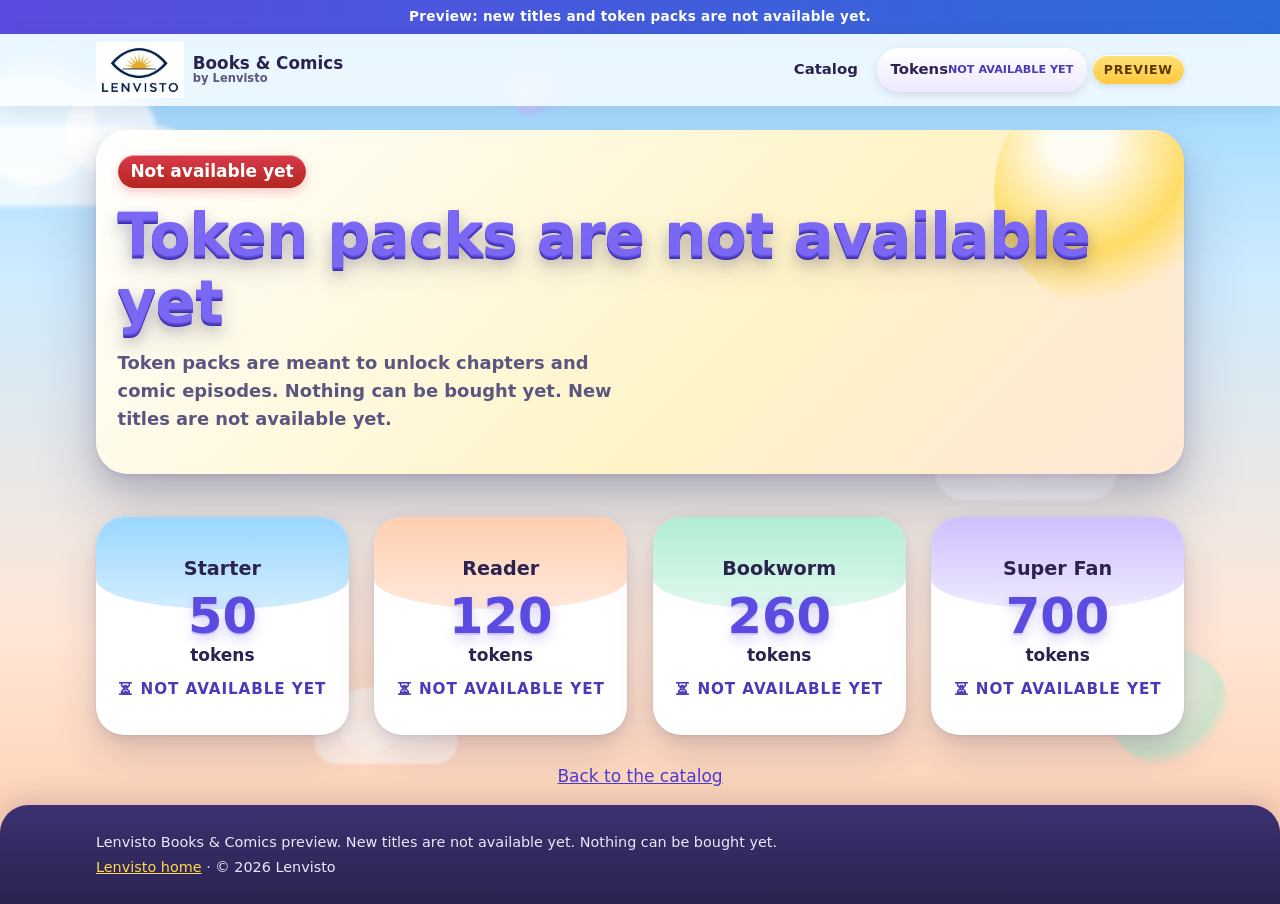
<file: packs.html>
<!doctype html>
<html lang="en">
<head>
  <meta charset="utf-8">
  <meta name="robots" content="noindex">
  <meta name="viewport" content="width=device-width, initial-scale=1">
  <meta http-equiv="Content-Security-Policy" content="default-src 'self'; script-src 'none'; style-src 'self'; img-src 'self' data:; font-src 'self'; connect-src 'none'; media-src 'none'; object-src 'none'; frame-src 'none'; child-src 'none'; worker-src 'none'; manifest-src 'none'; base-uri 'none'; form-action 'none'; upgrade-insecure-requests">
  <meta name="referrer" content="same-origin">
  <title>Token Packs Not Available Yet | Lenvisto Books &amp; Comics</title>
  <meta name="description" content="Token packs to unlock chapters of Lenvisto books and comics are not available yet. Nothing can be bought yet.">
  <!-- link previews -->
  <link rel="canonical" href="https://lenvisto.com/packs.html">
  <meta property="og:type" content="website">
  <meta property="og:site_name" content="Lenvisto">
  <meta property="og:title" content="Token Packs Not Available Yet | Lenvisto Books &amp; Comics">
  <meta property="og:description" content="Token packs to unlock chapters of Lenvisto books and comics are not available yet. Nothing can be bought yet.">
  <meta property="og:url" content="https://lenvisto.com/packs.html">
  <meta property="og:image" content="https://lenvisto.com/assets/lenvisto-og.jpg">
  <meta property="og:image:type" content="image/jpeg">
  <meta property="og:image:width" content="1200">
  <meta property="og:image:height" content="630">
  <meta property="og:image:alt" content="Lenvisto logo: a navy eye with a gold sunrise over the horizon inside it">
  <meta name="twitter:card" content="summary_large_image">
  <meta name="twitter:title" content="Token Packs Not Available Yet | Lenvisto Books &amp; Comics">
  <meta name="twitter:description" content="Token packs to unlock chapters of Lenvisto books and comics are not available yet. Nothing can be bought yet.">
  <meta name="twitter:image" content="https://lenvisto.com/assets/lenvisto-og.jpg">
  <meta name="twitter:image:alt" content="Lenvisto logo: a navy eye with a gold sunrise over the horizon inside it">
  <!-- /link previews -->
  <meta name="theme-color" content="#6EC6FF">
  <link rel="icon" href="favicon.ico" sizes="any">
  <link rel="icon" href="assets/favicon-32.png" type="image/png" sizes="32x32">
  <link rel="apple-touch-icon" href="assets/apple-touch-icon.png">
  <link rel="stylesheet" href="store.css">
</head>
<body data-page="packs">
<a class="skip-link" href="#main">Skip to content</a>
<div class="proto-banner" role="note">Preview: new titles and token packs are not available yet.</div>
<div class="sky" aria-hidden="true"><span class="cloud cloud--1"></span><span class="cloud cloud--2"></span><span class="cloud cloud--3"></span><span class="orb orb--1"></span><span class="orb orb--2"></span><span class="orb orb--3"></span><span class="orb orb--4"></span></div>
<header class="s-header">
  <div class="wrap s-header__in">
    <a class="s-logo" href="index.html" title="Back to the Lenvisto home page">
      <picture><source srcset="assets/lenvisto-logo-256.webp" type="image/webp"><img class="s-logo__img" src="assets/lenvisto-logo-256.jpg" width="256" height="162" alt="Lenvisto home"></picture>
      <span>Books &amp; Comics<small>by Lenvisto</small></span>
    </a>
    <nav class="s-nav" aria-label="Store">
      <a href="store.html">Catalog</a>
      <a href="packs.html" aria-current="page">Tokens <small class="soon-tag">not available yet</small></a>
      <span class="preview-pill">Preview</span>
    </nav>
  </div>
</header>

<main id="main" class="wrap">
  <section class="s-hero s-hero--plain">
    <div class="s-hero__text s-hero__text--flush">
    <span class="example-label">Not available yet</span>
    <h1><span class="puff">Token packs are not available yet</span></h1>
    <p>Token packs are meant to unlock chapters and comic episodes. Nothing can be bought yet. New titles are not available yet.</p>
    </div>
  </section>
  <div class="packs" id="pack-grid">
    <article class="pack"><h2 class="pack__label">Starter</h2><p class="pack__tokens"><span>50</span> tokens</p><p class="pack__soon">Not available yet</p></article>
    <article class="pack"><h2 class="pack__label">Reader</h2><p class="pack__tokens"><span>120</span> tokens</p><p class="pack__soon">Not available yet</p></article>
    <article class="pack"><h2 class="pack__label">Bookworm</h2><p class="pack__tokens"><span>260</span> tokens</p><p class="pack__soon">Not available yet</p></article>
    <article class="pack"><h2 class="pack__label">Super Fan</h2><p class="pack__tokens"><span>700</span> tokens</p><p class="pack__soon">Not available yet</p></article>
  </div>
  <p class="center"><a href="store.html">Back to the catalog</a></p>
</main>
<footer class="s-footer">
  <div class="wrap">
    <p>Lenvisto Books &amp; Comics preview. New titles are not available yet. Nothing can be bought yet.</p>
    <p><a href="index.html">Lenvisto home</a> · &copy; 2026 Lenvisto</p>
  </div>
</footer>
</body>
</html>
</file>
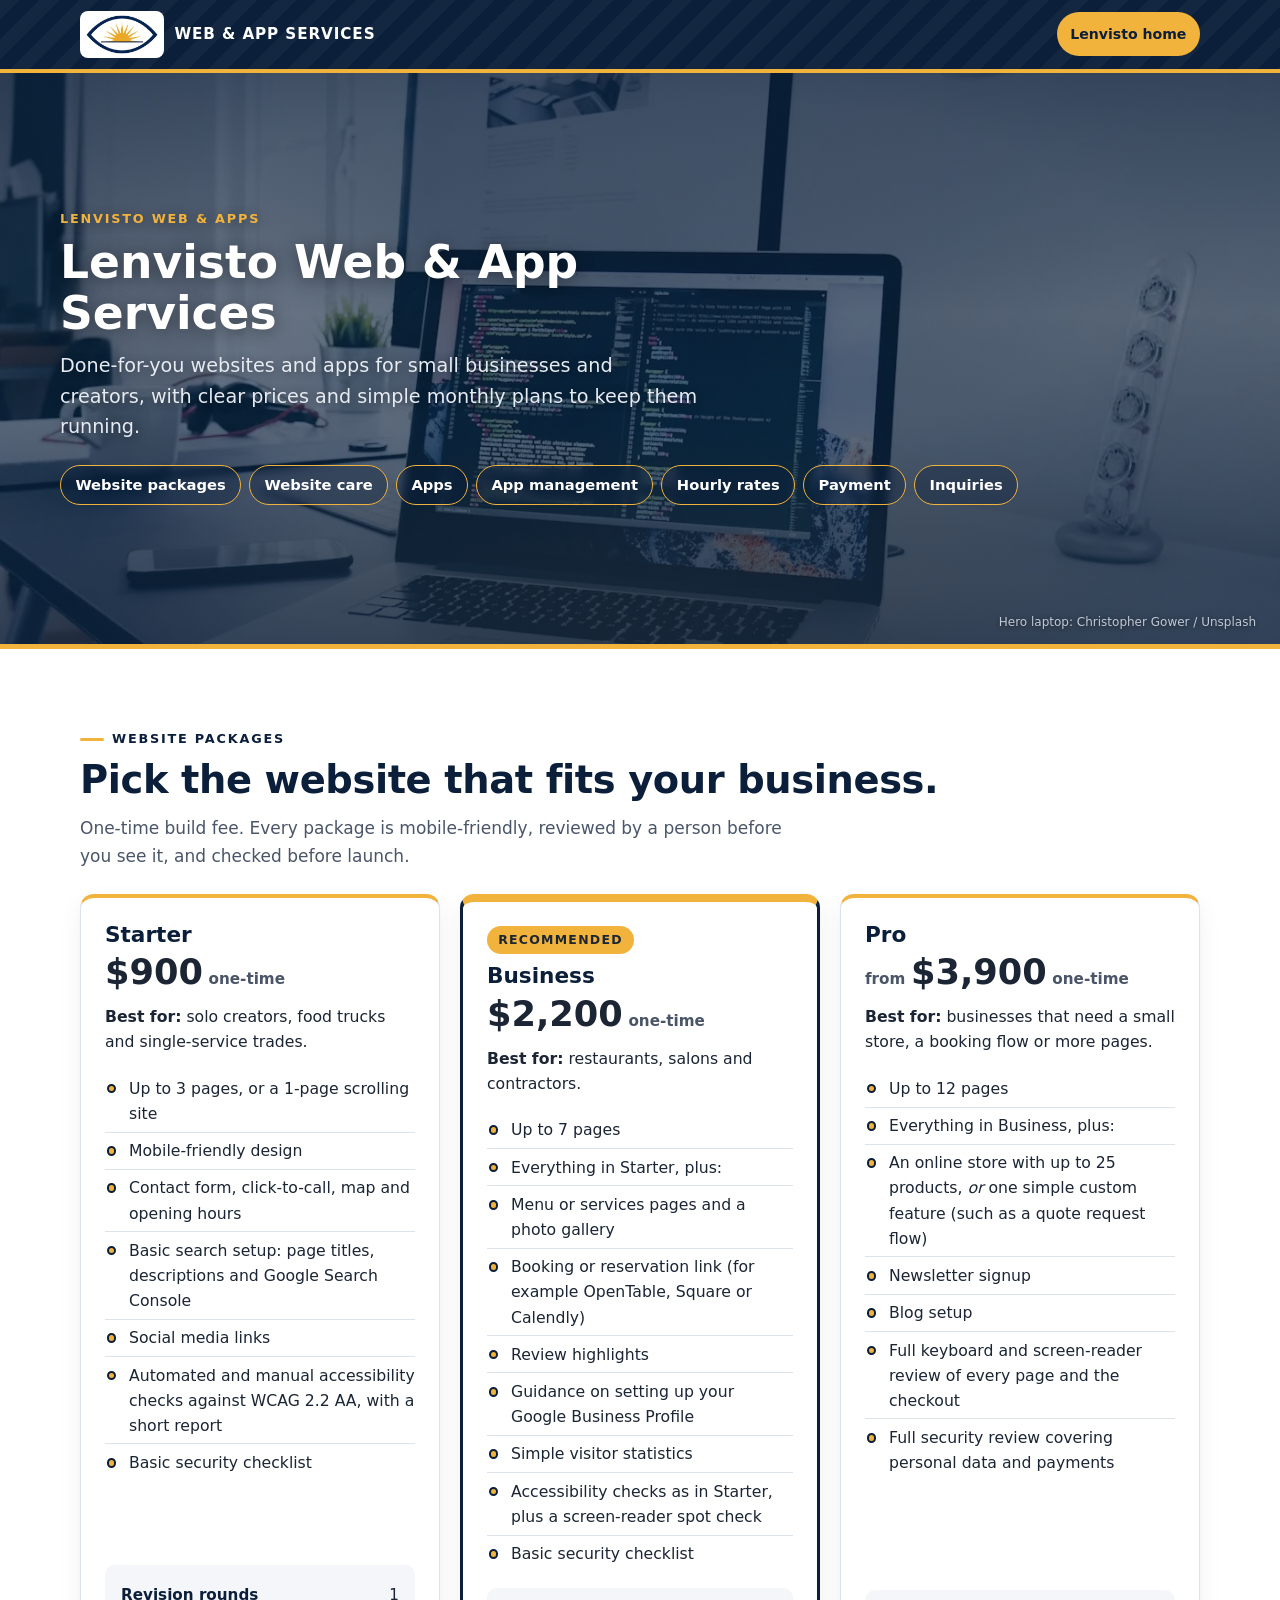
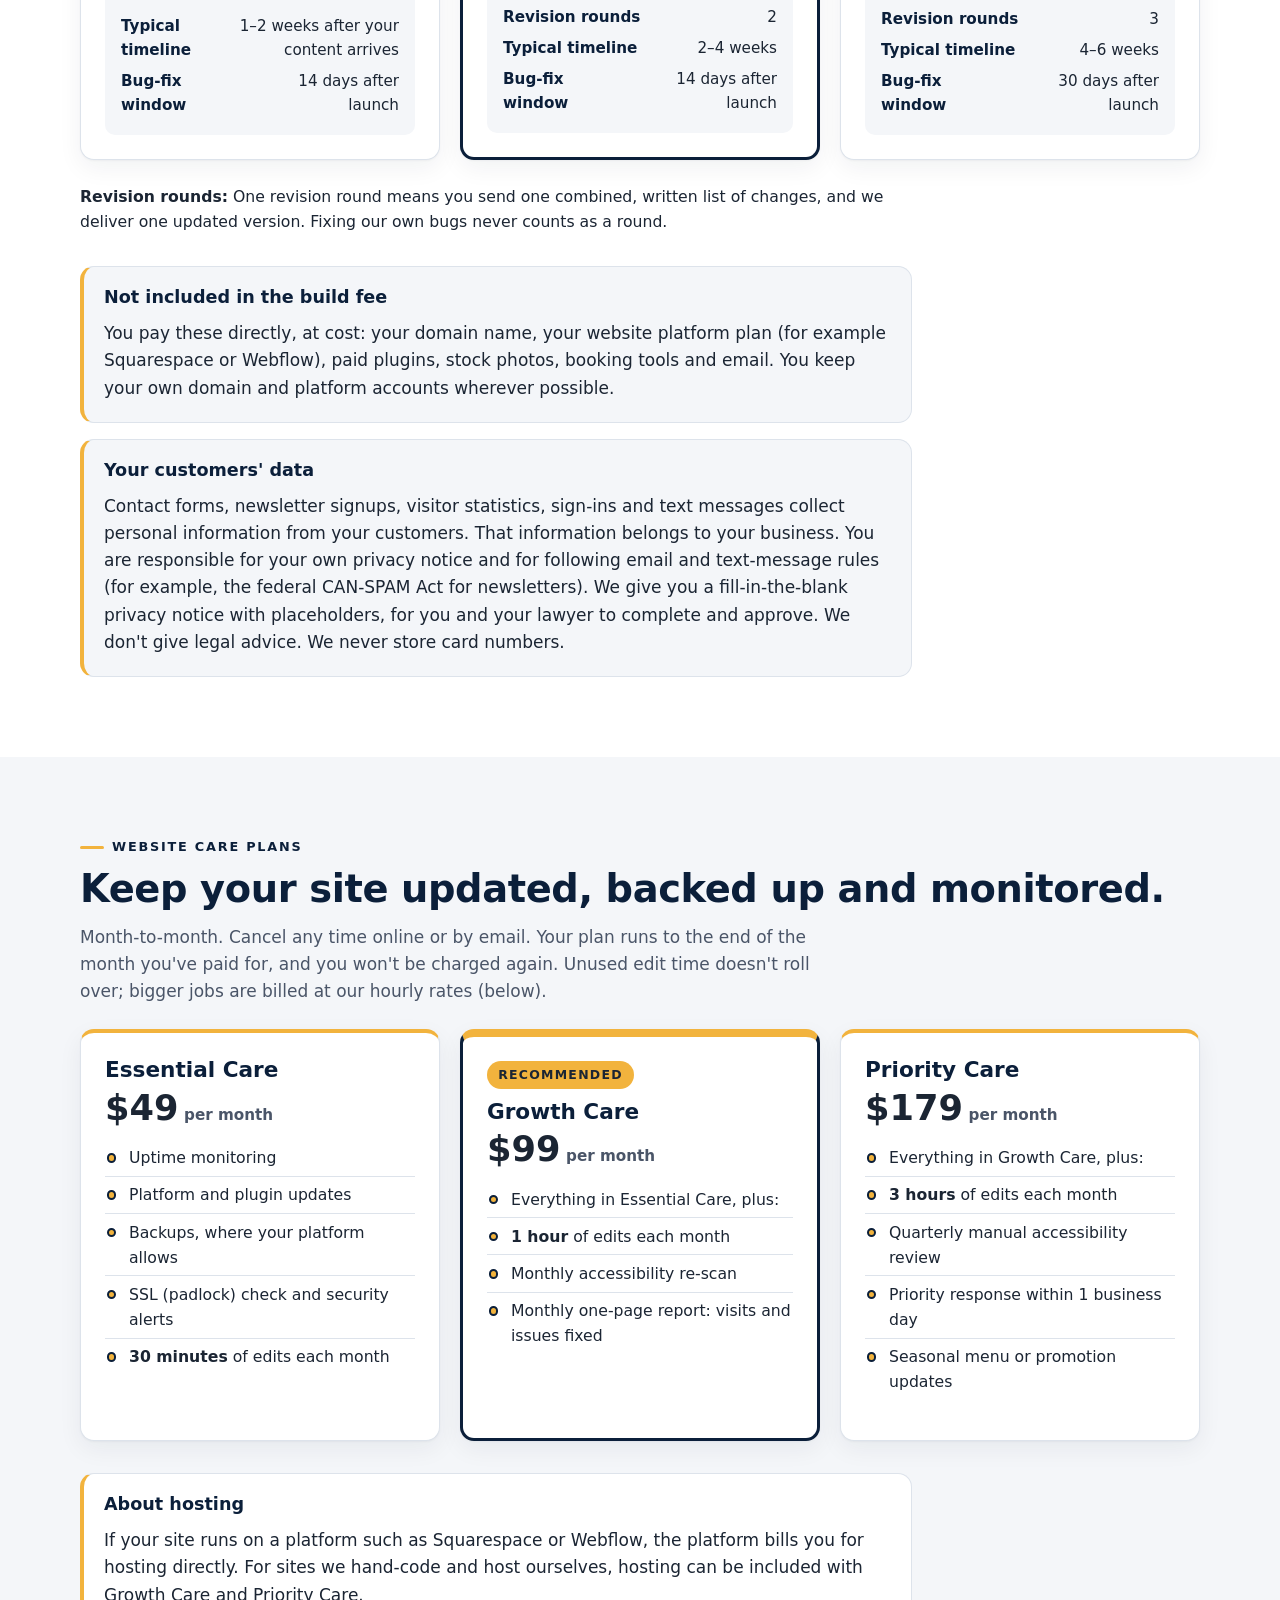
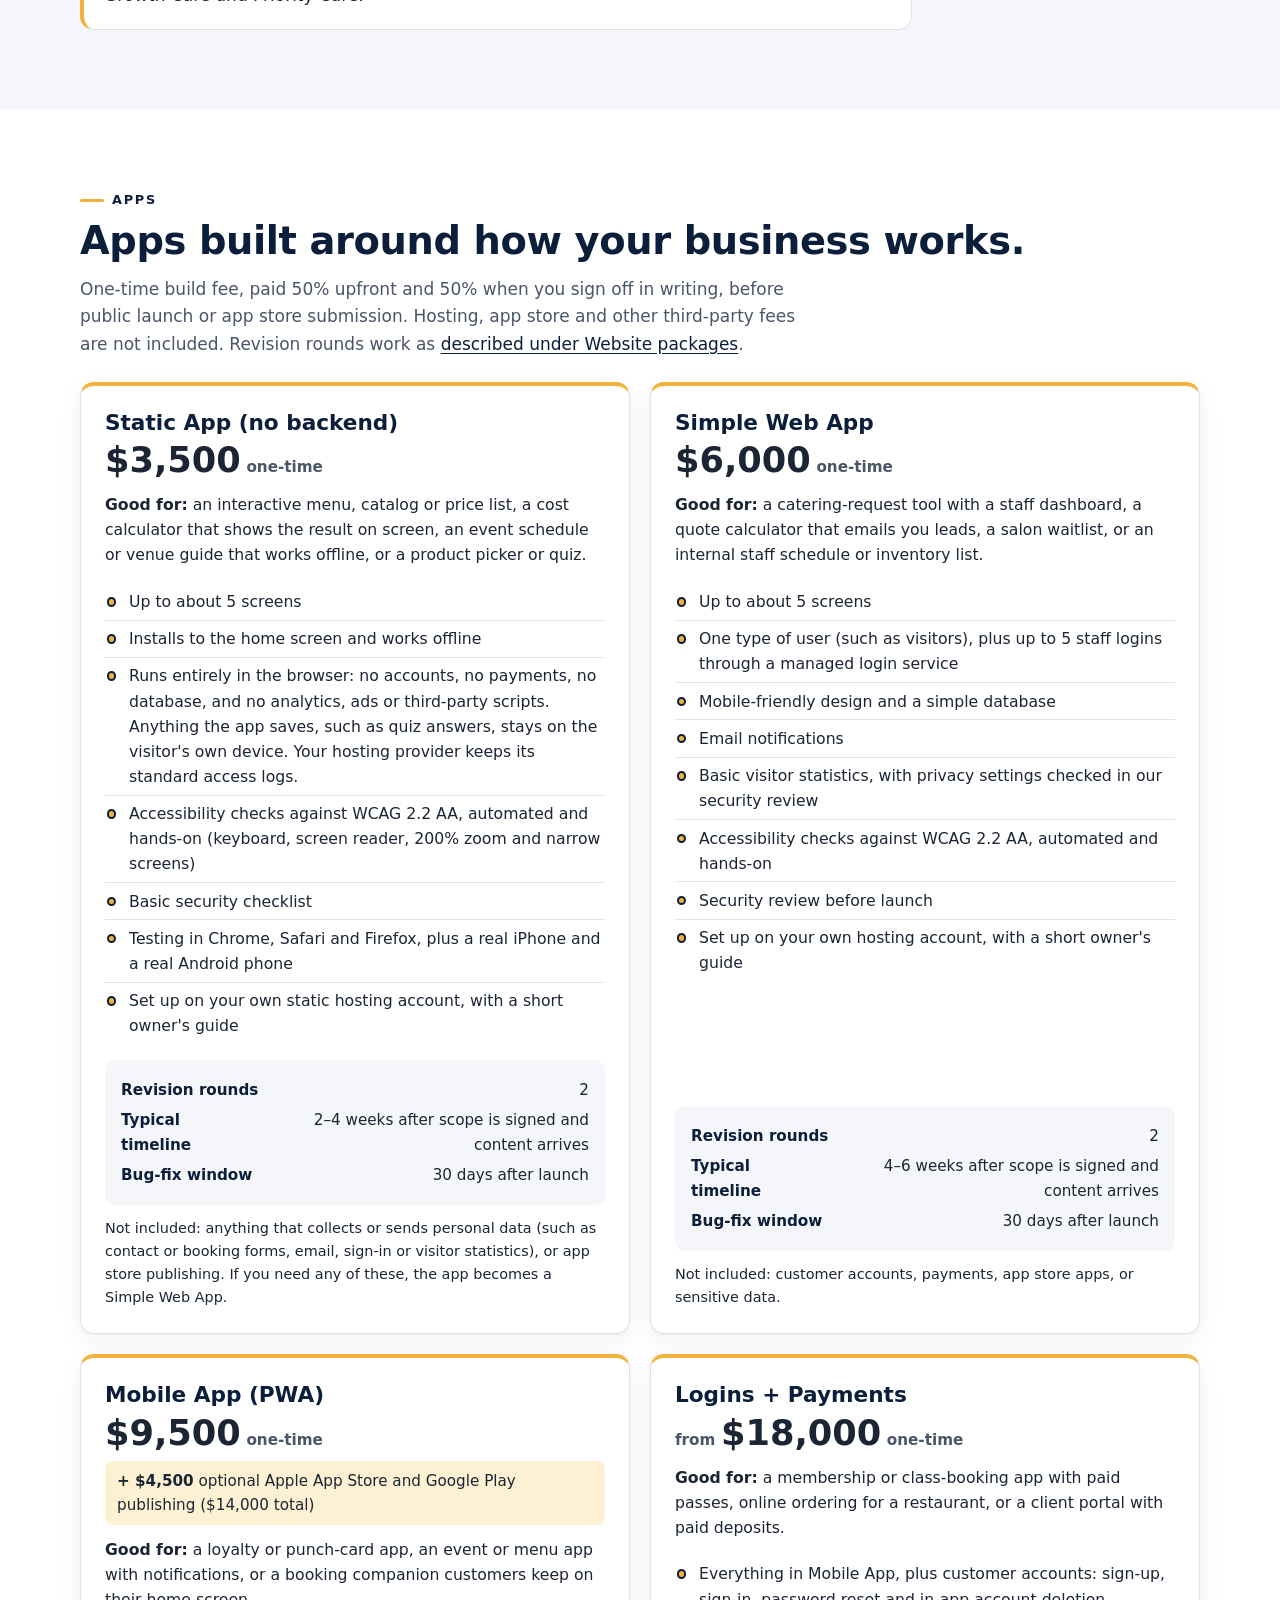
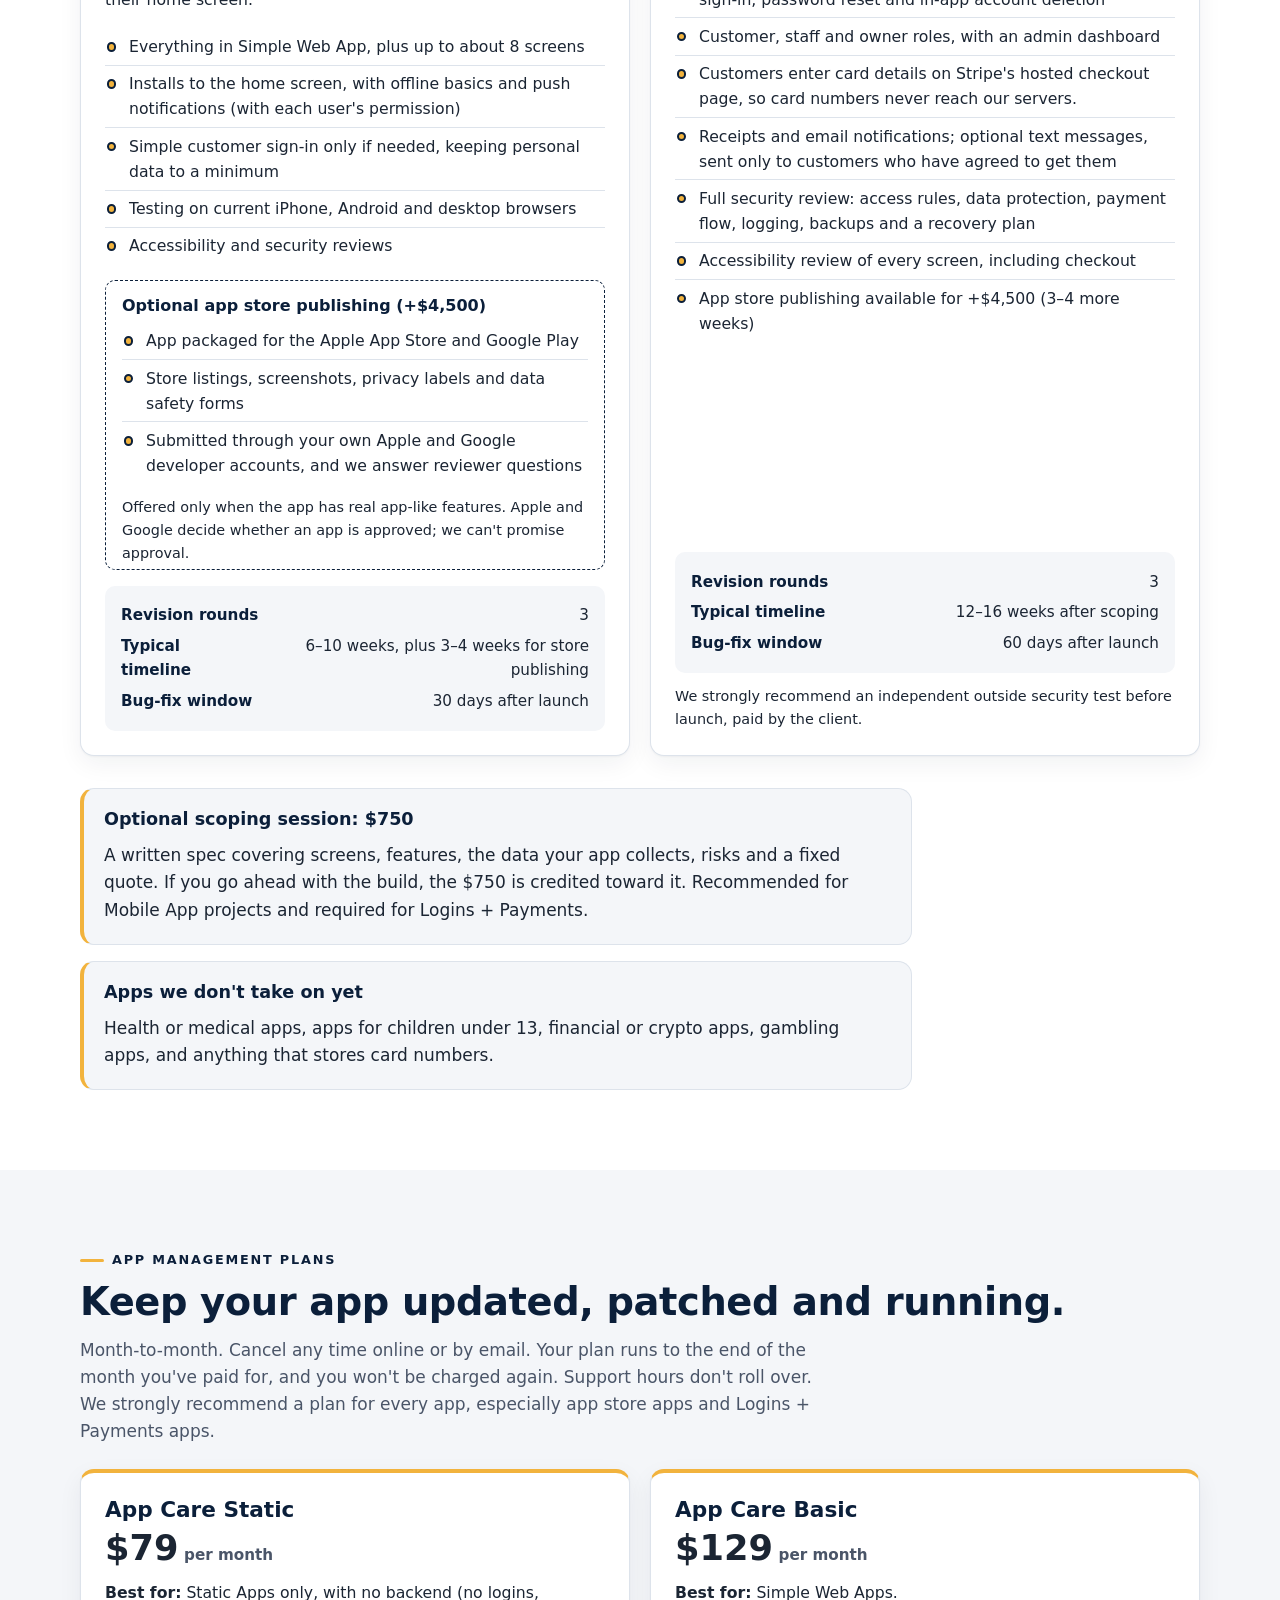
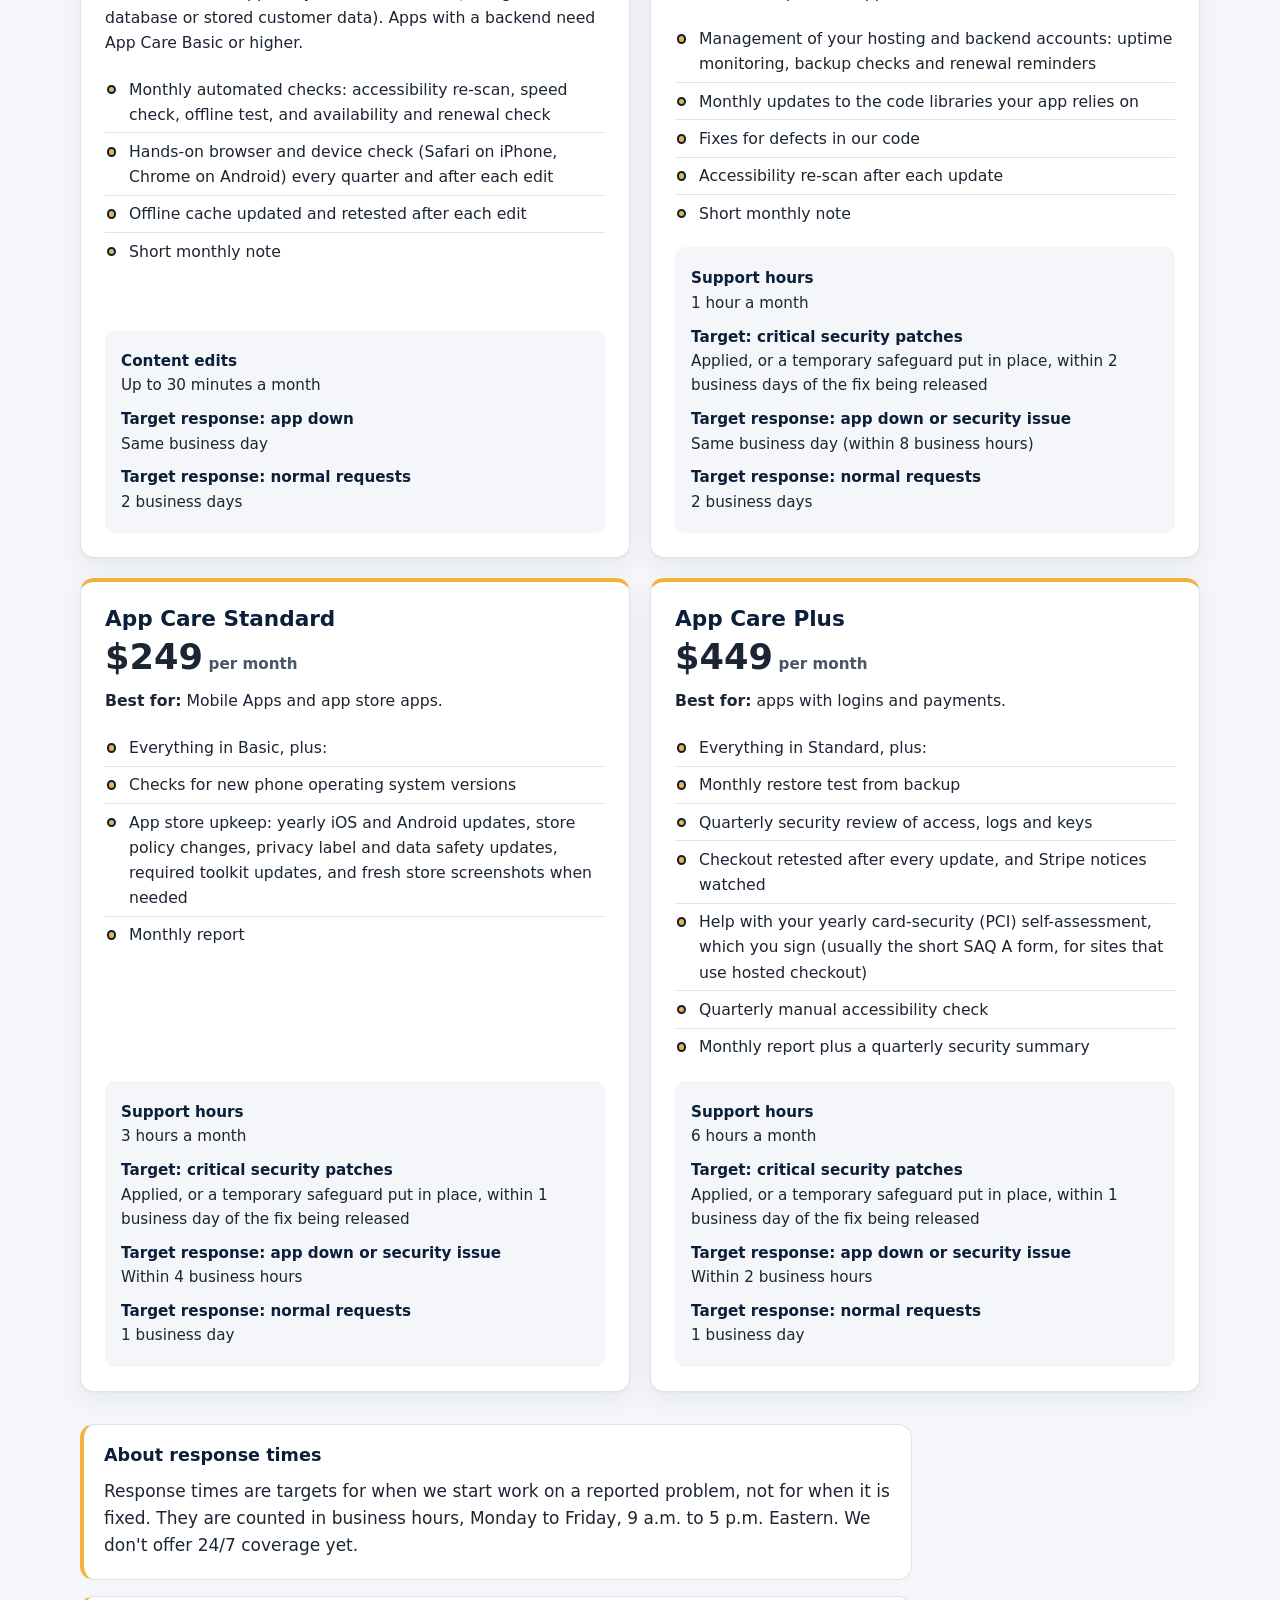
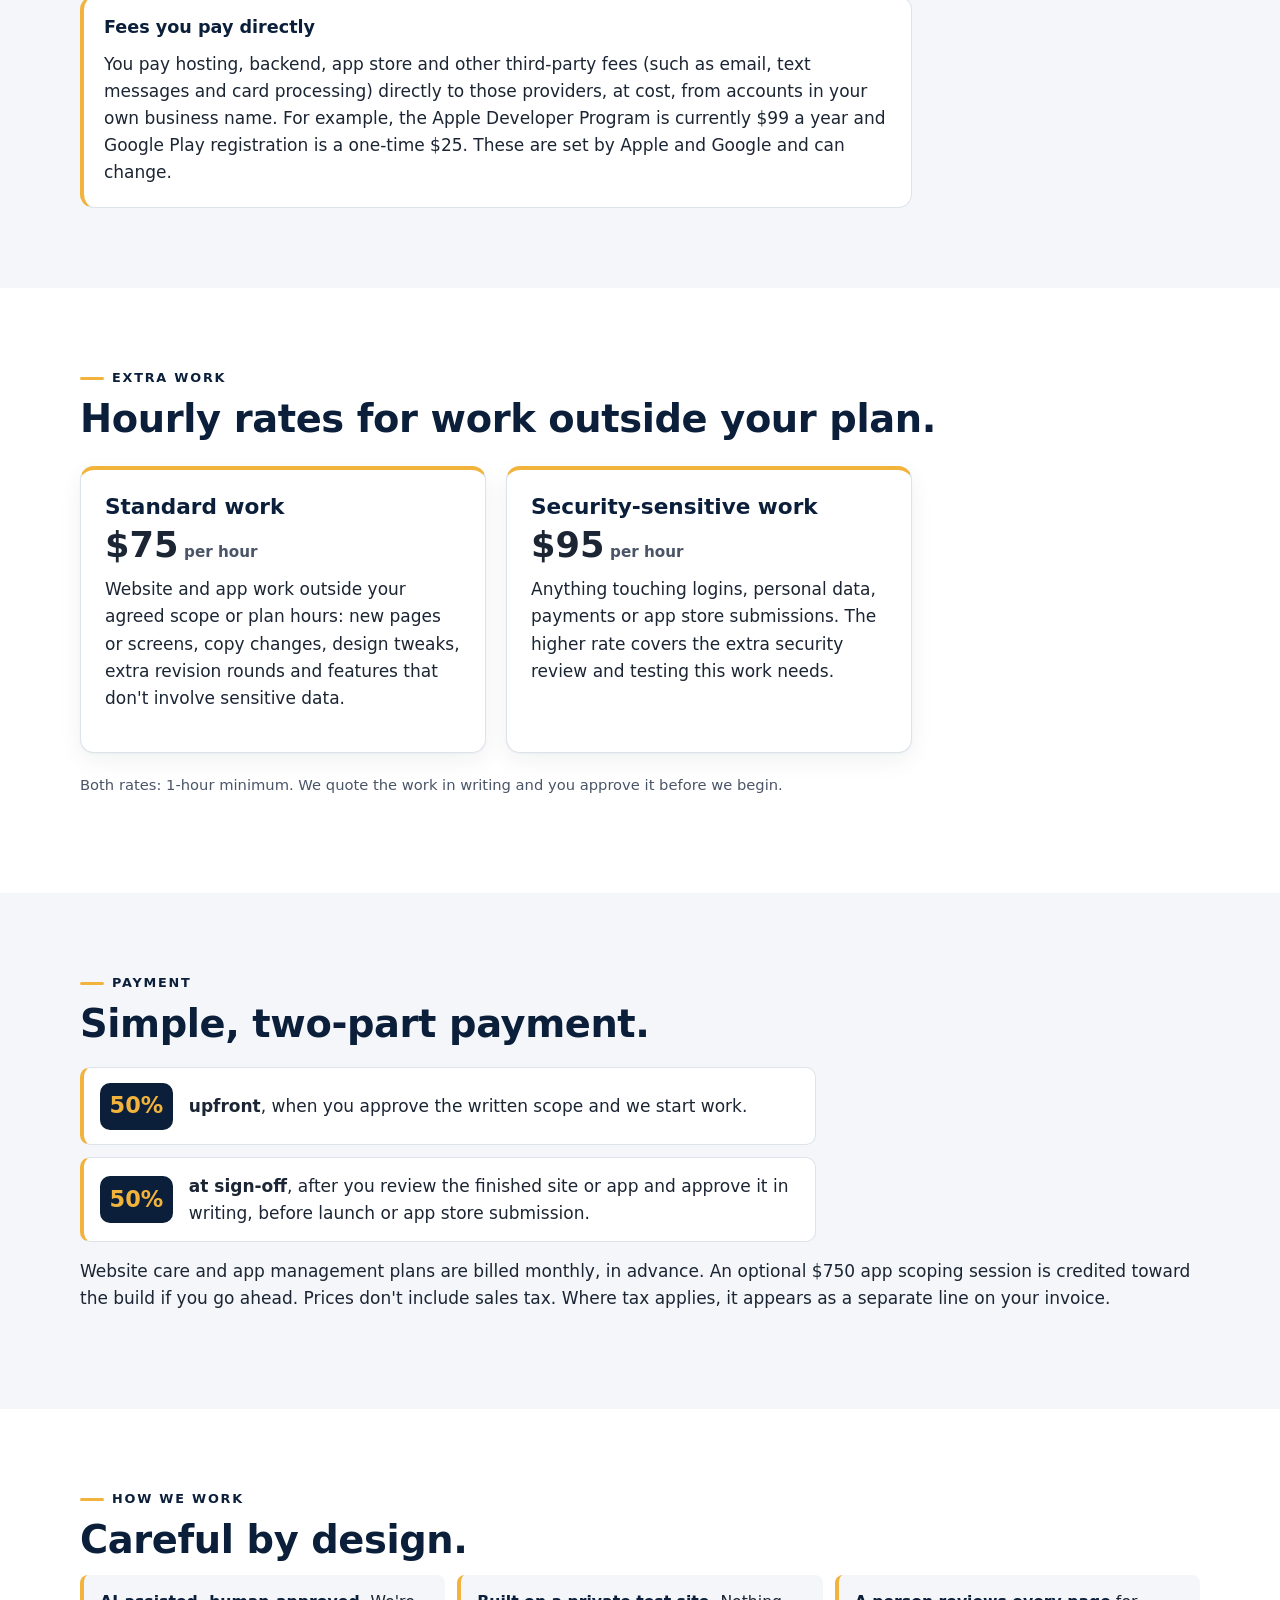
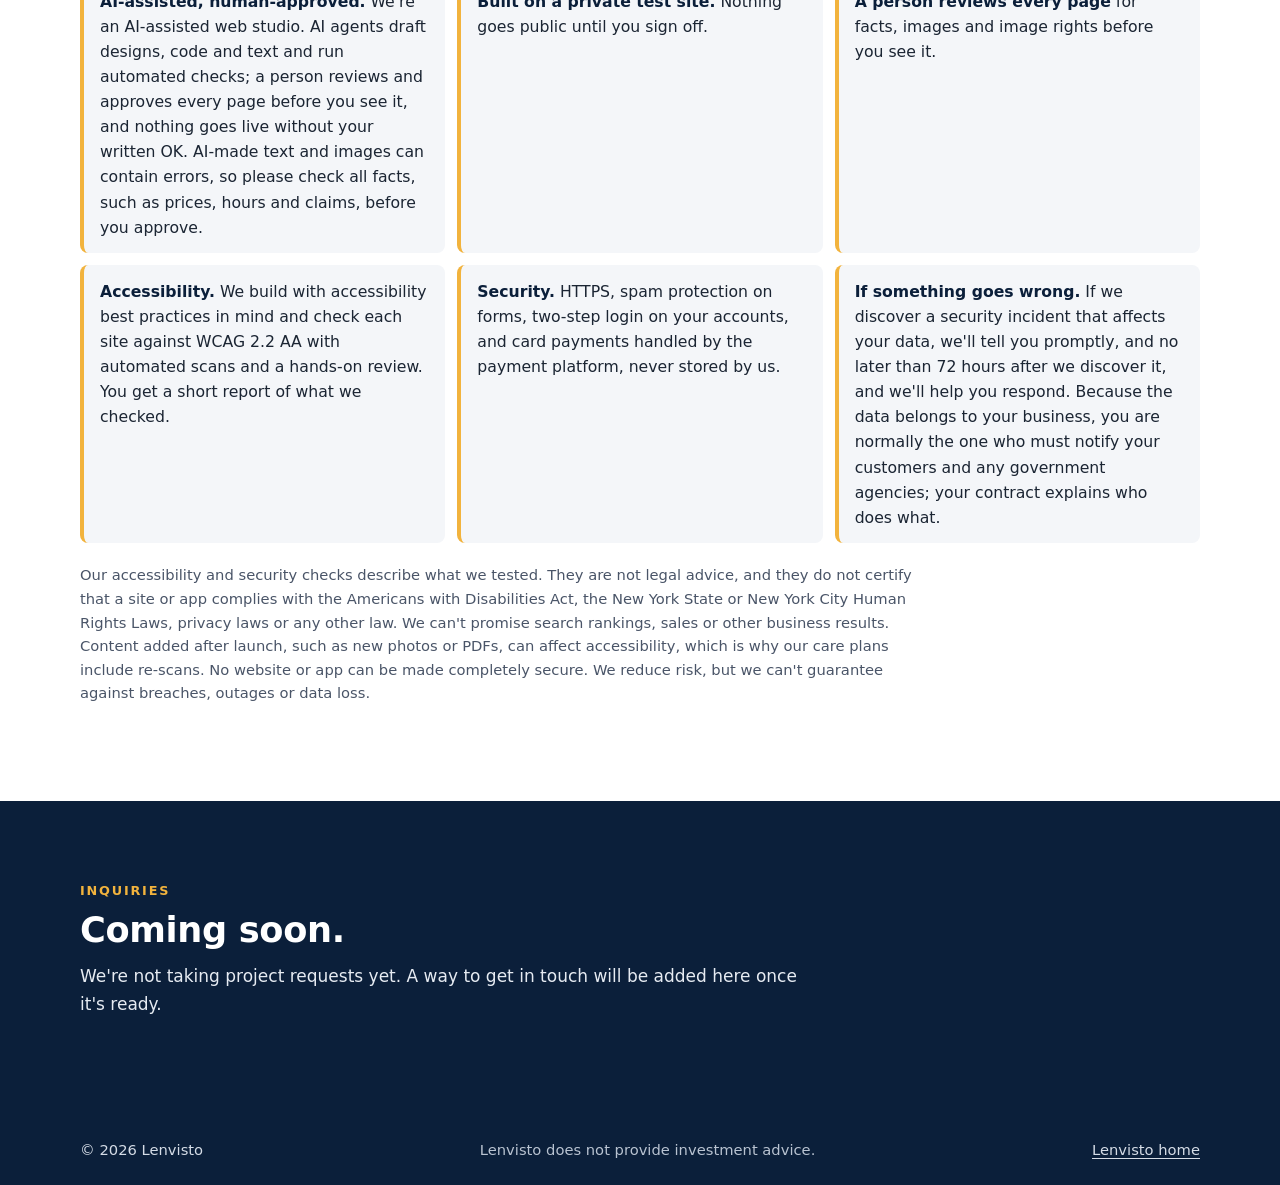
<file: services.html>
<!doctype html>
<html lang="en">
<head>
  <meta charset="utf-8">
  <meta name="viewport" content="width=device-width, initial-scale=1">
  <meta http-equiv="Content-Security-Policy" content="default-src 'self'; script-src 'none'; style-src 'self'; img-src 'self' data:; font-src 'self'; connect-src 'none'; media-src 'none'; object-src 'none'; frame-src 'none'; child-src 'none'; worker-src 'none'; manifest-src 'none'; base-uri 'none'; form-action 'none'; upgrade-insecure-requests">
  <meta name="referrer" content="same-origin">
  <title>Lenvisto Web &amp; App Services | Prices and Plans</title>
  <meta name="description" content="Lenvisto website packages, app builds, website care and app management plans for small businesses, with clear prices. Inquiries coming soon.">
  <!-- link previews -->
  <link rel="canonical" href="https://lenvisto.com/services.html">
  <meta property="og:type" content="website">
  <meta property="og:site_name" content="Lenvisto">
  <meta property="og:title" content="Lenvisto Web &amp; App Services | Prices and Plans">
  <meta property="og:description" content="Lenvisto website packages, app builds, website care and app management plans for small businesses, with clear prices. Inquiries coming soon.">
  <meta property="og:url" content="https://lenvisto.com/services.html">
  <meta property="og:image" content="https://lenvisto.com/assets/lenvisto-og.jpg">
  <meta property="og:image:type" content="image/jpeg">
  <meta property="og:image:width" content="1200">
  <meta property="og:image:height" content="630">
  <meta property="og:image:alt" content="Lenvisto logo: a navy eye with a gold sunrise over the horizon inside it">
  <meta name="twitter:card" content="summary_large_image">
  <meta name="twitter:title" content="Lenvisto Web &amp; App Services | Prices and Plans">
  <meta name="twitter:description" content="Lenvisto website packages, app builds, website care and app management plans for small businesses, with clear prices. Inquiries coming soon.">
  <meta name="twitter:image" content="https://lenvisto.com/assets/lenvisto-og.jpg">
  <meta name="twitter:image:alt" content="Lenvisto logo: a navy eye with a gold sunrise over the horizon inside it">
  <!-- /link previews -->
  <meta name="theme-color" content="#0B1F3A">
  <link rel="icon" href="favicon.ico" sizes="any">
  <link rel="icon" href="assets/favicon-32.png" type="image/png" sizes="32x32">
  <link rel="apple-touch-icon" href="assets/apple-touch-icon.png">
  <link rel="stylesheet" href="styles.css">
  <link rel="stylesheet" href="services.css">
</head>
<body class="svc">
  <a class="skip-link" href="#main">Skip to content</a>

  <header class="svc-topbar">
    <div class="container svc-topbar__in">
      <a class="svc-topbar__logo" href="./" title="Back to the Lenvisto home page">
        <picture>
          <source srcset="assets/lenvisto-mark.webp" type="image/webp">
          <img src="assets/lenvisto-mark.jpg" width="546" height="299" alt="Lenvisto home">
        </picture>
        <span>Web &amp; App Services</span>
      </a>
      <nav class="svc-topbar__nav" aria-label="Site">
        <a href="./">Lenvisto home</a>
      </nav>
    </div>
  </header>

<main id="main">
  <section class="svc-hero svc-hero--photo" aria-label="About Lenvisto Web &amp; App Services">
    <div class="svc-hero__bg" aria-hidden="true">
      <picture>
        <source type="image/webp"
                srcset="assets/stock/web-laptop-800.webp 800w, assets/stock/web-laptop.webp 1400w"
                sizes="100vw">
        <img src="assets/stock/web-laptop-800.jpg"
             srcset="assets/stock/web-laptop-800.jpg 800w, assets/stock/web-laptop.jpg 1400w"
             sizes="100vw" width="1400" height="932"
             decoding="async" fetchpriority="high" alt="">
      </picture>
    </div>
    <div class="svc-hero__scrim" aria-hidden="true"></div>
    <div class="container svc-hero__inner">
      <p class="eyebrow">Lenvisto Web &amp; Apps</p>
      <h1>Lenvisto Web &amp; App Services</h1>
      <p class="lead">Done-for-you websites and apps for small businesses and creators, with clear prices and simple monthly plans to keep them running.</p>
      <nav class="svc-jump" aria-label="On this page">
        <ul>
          <li><a href="#packages">Website packages</a></li>
          <li><a href="#care">Website care</a></li>
          <li><a href="#apps">Apps</a></li>
          <li><a href="#app-care">App management</a></li>
          <li><a href="#hourly">Hourly rates</a></li>
          <li><a href="#payment">Payment</a></li>
          <li><a href="#inquiries">Inquiries</a></li>
        </ul>
      </nav>
    </div>
    <p class="svc-hero__credit">Hero laptop: Christopher Gower / Unsplash</p>
  </section>

  <!-- Website packages -->
  <section id="packages" class="section" aria-labelledby="packages-title">
    <div class="container">
      <p class="eyebrow eyebrow--dark">Website packages</p>
      <h2 id="packages-title">Pick the website that fits your business.</h2>
      <p class="svc-intro">One-time build fee. Every package is mobile-friendly, reviewed by a person before you see it, and checked before launch.</p>

      <div class="svc-grid">
        <article class="plan" aria-labelledby="starter-title">
          <h3 id="starter-title">Starter</h3>
          <p class="plan__price"><span class="plan__amount">$900</span> <span class="plan__unit">one-time</span></p>
          <p class="plan__for"><strong>Best for:</strong> solo creators, food trucks and single-service trades.</p>
          <ul class="plan__list">
            <li>Up to 3 pages, or a 1-page scrolling site</li>
            <li>Mobile-friendly design</li>
            <li>Contact form, click-to-call, map and opening hours</li>
            <li>Basic search setup: page titles, descriptions and Google Search Console</li>
            <li>Social media links</li>
            <li>Automated and manual accessibility checks against WCAG 2.2 AA, with a short report</li>
            <li>Basic security checklist</li>
          </ul>
          <dl class="plan__facts">
            <div><dt>Revision rounds</dt><dd>1</dd></div>
            <div><dt>Typical timeline</dt><dd>1&ndash;2 weeks after your content arrives</dd></div>
            <div><dt>Bug-fix window</dt><dd>14 days after launch</dd></div>
          </dl>
        </article>

        <article class="plan plan--featured" aria-labelledby="business-title">
          <p class="plan__badge">Recommended</p>
          <h3 id="business-title">Business</h3>
          <p class="plan__price"><span class="plan__amount">$2,200</span> <span class="plan__unit">one-time</span></p>
          <p class="plan__for"><strong>Best for:</strong> restaurants, salons and contractors.</p>
          <ul class="plan__list">
            <li>Up to 7 pages</li>
            <li>Everything in Starter, plus:</li>
            <li>Menu or services pages and a photo gallery</li>
            <li>Booking or reservation link (for example OpenTable, Square or Calendly)</li>
            <li>Review highlights</li>
            <li>Guidance on setting up your Google Business Profile</li>
            <li>Simple visitor statistics</li>
            <li>Accessibility checks as in Starter, plus a screen-reader spot check</li>
            <li>Basic security checklist</li>
          </ul>
          <dl class="plan__facts">
            <div><dt>Revision rounds</dt><dd>2</dd></div>
            <div><dt>Typical timeline</dt><dd>2&ndash;4 weeks</dd></div>
            <div><dt>Bug-fix window</dt><dd>14 days after launch</dd></div>
          </dl>
        </article>

        <article class="plan" aria-labelledby="pro-title">
          <h3 id="pro-title">Pro</h3>
          <p class="plan__price"><span class="plan__from">from</span> <span class="plan__amount">$3,900</span> <span class="plan__unit">one-time</span></p>
          <p class="plan__for"><strong>Best for:</strong> businesses that need a small store, a booking flow or more pages.</p>
          <ul class="plan__list">
            <li>Up to 12 pages</li>
            <li>Everything in Business, plus:</li>
            <li>An online store with up to 25 products, <em>or</em> one simple custom feature (such as a quote request flow)</li>
            <li>Newsletter signup</li>
            <li>Blog setup</li>
            <li>Full keyboard and screen-reader review of every page and the checkout</li>
            <li>Full security review covering personal data and payments</li>
          </ul>
          <dl class="plan__facts">
            <div><dt>Revision rounds</dt><dd>3</dd></div>
            <div><dt>Typical timeline</dt><dd>4&ndash;6 weeks</dd></div>
            <div><dt>Bug-fix window</dt><dd>30 days after launch</dd></div>
          </dl>
        </article>
      </div>

      <p class="svc-rounds" id="rounds"><strong>Revision rounds:</strong> One revision round means you send one combined, written list of changes, and we deliver one updated version. Fixing our own bugs never counts as a round.</p>

      <div class="svc-note">
        <h3>Not included in the build fee</h3>
        <p>You pay these directly, at cost: your domain name, your website platform plan (for example Squarespace or Webflow), paid plugins, stock photos, booking tools and email. You keep your own domain and platform accounts wherever possible.</p>
      </div>
      <div class="svc-note">
        <h3>Your customers' data</h3>
        <p>Contact forms, newsletter signups, visitor statistics, sign-ins and text messages collect personal information from your customers. That information belongs to your business. You are responsible for your own privacy notice and for following email and text-message rules (for example, the federal CAN-SPAM Act for newsletters). We give you a fill-in-the-blank privacy notice with placeholders, for you and your lawyer to complete and approve. We don't give legal advice. We never store card numbers.</p>
      </div>
    </div>
  </section>

  <!-- Care plans -->
  <section id="care" class="section section--soft" aria-labelledby="care-title">
    <div class="container">
      <p class="eyebrow eyebrow--dark">Website care plans</p>
      <h2 id="care-title">Keep your site updated, backed up and monitored.</h2>
      <p class="svc-intro">Month-to-month. Cancel any time online or by email. Your plan runs to the end of the month you've paid for, and you won't be charged again. Unused edit time doesn't roll over; bigger jobs are billed at our hourly rates (below).</p>

      <div class="svc-grid">
        <article class="plan" aria-labelledby="essential-title">
          <h3 id="essential-title">Essential Care</h3>
          <p class="plan__price"><span class="plan__amount">$49</span> <span class="plan__unit">per month</span></p>
          <ul class="plan__list">
            <li>Uptime monitoring</li>
            <li>Platform and plugin updates</li>
            <li>Backups, where your platform allows</li>
            <li>SSL (padlock) check and security alerts</li>
            <li><strong>30 minutes</strong> of edits each month</li>
          </ul>
        </article>

        <article class="plan plan--featured" aria-labelledby="growth-title">
          <p class="plan__badge">Recommended</p>
          <h3 id="growth-title">Growth Care</h3>
          <p class="plan__price"><span class="plan__amount">$99</span> <span class="plan__unit">per month</span></p>
          <ul class="plan__list">
            <li>Everything in Essential Care, plus:</li>
            <li><strong>1 hour</strong> of edits each month</li>
            <li>Monthly accessibility re-scan</li>
            <li>Monthly one-page report: visits and issues fixed</li>
          </ul>
        </article>

        <article class="plan" aria-labelledby="priority-title">
          <h3 id="priority-title">Priority Care</h3>
          <p class="plan__price"><span class="plan__amount">$179</span> <span class="plan__unit">per month</span></p>
          <ul class="plan__list">
            <li>Everything in Growth Care, plus:</li>
            <li><strong>3 hours</strong> of edits each month</li>
            <li>Quarterly manual accessibility review</li>
            <li>Priority response within 1 business day</li>
            <li>Seasonal menu or promotion updates</li>
          </ul>
        </article>
      </div>

      <div class="svc-note">
        <h3>About hosting</h3>
        <p>If your site runs on a platform such as Squarespace or Webflow, the platform bills you for hosting directly. For sites we hand-code and host ourselves, hosting can be included with Growth Care and Priority Care.</p>
      </div>
    </div>
  </section>

  <!-- Apps -->
  <section id="apps" class="section" aria-labelledby="apps-title">
    <div class="container">
      <p class="eyebrow eyebrow--dark">Apps</p>
      <h2 id="apps-title">Apps built around how your business works.</h2>
      <p class="svc-intro">One-time build fee, paid 50% upfront and 50% when you sign off in writing, before public launch or app store submission. Hosting, app store and other third-party fees are not included. Revision rounds work as <a href="#rounds">described under Website packages</a>.</p>

      <div class="svc-grid svc-grid--four">
        <article class="plan" aria-labelledby="app0-title">
          <h3 id="app0-title">Static App (no backend)</h3>
          <p class="plan__price"><span class="plan__amount">$3,500</span> <span class="plan__unit">one-time</span></p>
          <p class="plan__for"><strong>Good for:</strong> an interactive menu, catalog or price list, a cost calculator that shows the result on screen, an event schedule or venue guide that works offline, or a product picker or quiz.</p>
          <ul class="plan__list">
            <li>Up to about 5 screens</li>
            <li>Installs to the home screen and works offline</li>
            <li>Runs entirely in the browser: no accounts, no payments, no database, and no analytics, ads or third-party scripts. Anything the app saves, such as quiz answers, stays on the visitor's own device. Your hosting provider keeps its standard access logs.</li>
            <li>Accessibility checks against WCAG 2.2 AA, automated and hands-on (keyboard, screen reader, 200% zoom and narrow screens)</li>
            <li>Basic security checklist</li>
            <li>Testing in Chrome, Safari and Firefox, plus a real iPhone and a real Android phone</li>
            <li>Set up on your own static hosting account, with a short owner's guide</li>
          </ul>
          <dl class="plan__facts">
            <div><dt>Revision rounds</dt><dd>2</dd></div>
            <div><dt>Typical timeline</dt><dd>2&ndash;4 weeks after scope is signed and content arrives</dd></div>
            <div><dt>Bug-fix window</dt><dd>30 days after launch</dd></div>
          </dl>
          <p class="plan__small">Not included: anything that collects or sends personal data (such as contact or booking forms, email, sign-in or visitor statistics), or app store publishing. If you need any of these, the app becomes a Simple Web App.</p>
        </article>

        <article class="plan" aria-labelledby="app1-title">
          <h3 id="app1-title">Simple Web App</h3>
          <p class="plan__price"><span class="plan__amount">$6,000</span> <span class="plan__unit">one-time</span></p>
          <p class="plan__for"><strong>Good for:</strong> a catering-request tool with a staff dashboard, a quote calculator that emails you leads, a salon waitlist, or an internal staff schedule or inventory list.</p>
          <ul class="plan__list">
            <li>Up to about 5 screens</li>
            <li>One type of user (such as visitors), plus up to 5 staff logins through a managed login service</li>
            <li>Mobile-friendly design and a simple database</li>
            <li>Email notifications</li>
            <li>Basic visitor statistics, with privacy settings checked in our security review</li>
            <li>Accessibility checks against WCAG 2.2 AA, automated and hands-on</li>
            <li>Security review before launch</li>
            <li>Set up on your own hosting account, with a short owner's guide</li>
          </ul>
          <dl class="plan__facts">
            <div><dt>Revision rounds</dt><dd>2</dd></div>
            <div><dt>Typical timeline</dt><dd>4&ndash;6 weeks after scope is signed and content arrives</dd></div>
            <div><dt>Bug-fix window</dt><dd>30 days after launch</dd></div>
          </dl>
          <p class="plan__small">Not included: customer accounts, payments, app store apps, or sensitive data.</p>
        </article>

        <article class="plan" aria-labelledby="app2-title">
          <h3 id="app2-title">Mobile App (PWA)</h3>
          <p class="plan__price"><span class="plan__amount">$9,500</span> <span class="plan__unit">one-time</span></p>
          <p class="plan__addon"><strong>+ $4,500</strong> optional Apple App Store and Google Play publishing ($14,000 total)</p>
          <p class="plan__for"><strong>Good for:</strong> a loyalty or punch-card app, an event or menu app with notifications, or a booking companion customers keep on their home screen.</p>
          <ul class="plan__list">
            <li>Everything in Simple Web App, plus up to about 8 screens</li>
            <li>Installs to the home screen, with offline basics and push notifications (with each user's permission)</li>
            <li>Simple customer sign-in only if needed, keeping personal data to a minimum</li>
            <li>Testing on current iPhone, Android and desktop browsers</li>
            <li>Accessibility and security reviews</li>
          </ul>
          <div class="plan__extra">
            <h4>Optional app store publishing (+$4,500)</h4>
            <ul class="plan__list">
              <li>App packaged for the Apple App Store and Google Play</li>
              <li>Store listings, screenshots, privacy labels and data safety forms</li>
              <li>Submitted through your own Apple and Google developer accounts, and we answer reviewer questions</li>
            </ul>
            <p class="plan__small">Offered only when the app has real app-like features. Apple and Google decide whether an app is approved; we can't promise approval.</p>
          </div>
          <dl class="plan__facts">
            <div><dt>Revision rounds</dt><dd>3</dd></div>
            <div><dt>Typical timeline</dt><dd>6&ndash;10 weeks, plus 3&ndash;4 weeks for store publishing</dd></div>
            <div><dt>Bug-fix window</dt><dd>30 days after launch</dd></div>
          </dl>
        </article>

        <article class="plan" aria-labelledby="app3-title">
          <h3 id="app3-title">Logins + Payments</h3>
          <p class="plan__price"><span class="plan__from">from</span> <span class="plan__amount">$18,000</span> <span class="plan__unit">one-time</span></p>
          <p class="plan__for"><strong>Good for:</strong> a membership or class-booking app with paid passes, online ordering for a restaurant, or a client portal with paid deposits.</p>
          <ul class="plan__list">
            <li>Everything in Mobile App, plus customer accounts: sign-up, sign-in, password reset and in-app account deletion</li>
            <li>Customer, staff and owner roles, with an admin dashboard</li>
            <li>Customers enter card details on Stripe's hosted checkout page, so card numbers never reach our servers.</li>
            <li>Receipts and email notifications; optional text messages, sent only to customers who have agreed to get them</li>
            <li>Full security review: access rules, data protection, payment flow, logging, backups and a recovery plan</li>
            <li>Accessibility review of every screen, including checkout</li>
            <li>App store publishing available for +$4,500 (3&ndash;4 more weeks)</li>
          </ul>
          <dl class="plan__facts">
            <div><dt>Revision rounds</dt><dd>3</dd></div>
            <div><dt>Typical timeline</dt><dd>12&ndash;16 weeks after scoping</dd></div>
            <div><dt>Bug-fix window</dt><dd>60 days after launch</dd></div>
          </dl>
          <p class="plan__small">We strongly recommend an independent outside security test before launch, paid by the client.</p>
        </article>
      </div>

      <div class="svc-note">
        <h3>Optional scoping session: $750</h3>
        <p>A written spec covering screens, features, the data your app collects, risks and a fixed quote. If you go ahead with the build, the $750 is credited toward it. Recommended for Mobile App projects and required for Logins + Payments.</p>
      </div>
      <div class="svc-note">
        <h3>Apps we don't take on yet</h3>
        <p>Health or medical apps, apps for children under 13, financial or crypto apps, gambling apps, and anything that stores card numbers.</p>
      </div>
    </div>
  </section>

  <!-- App management -->
  <section id="app-care" class="section section--soft" aria-labelledby="app-care-title">
    <div class="container">
      <p class="eyebrow eyebrow--dark">App management plans</p>
      <h2 id="app-care-title">Keep your app updated, patched and running.</h2>
      <p class="svc-intro">Month-to-month. Cancel any time online or by email. Your plan runs to the end of the month you've paid for, and you won't be charged again. Support hours don't roll over. We strongly recommend a plan for every app, especially app store apps and Logins + Payments apps.</p>

      <div class="svc-grid svc-grid--four">
        <article class="plan" aria-labelledby="acst-title">
          <h3 id="acst-title">App Care Static</h3>
          <p class="plan__price"><span class="plan__amount">$79</span> <span class="plan__unit">per month</span></p>
          <p class="plan__for"><strong>Best for:</strong> Static Apps only, with no backend (no logins, database or stored customer data). Apps with a backend need App Care Basic or higher.</p>
          <ul class="plan__list">
            <li>Monthly automated checks: accessibility re-scan, speed check, offline test, and availability and renewal check</li>
            <li>Hands-on browser and device check (Safari on iPhone, Chrome on Android) every quarter and after each edit</li>
            <li>Offline cache updated and retested after each edit</li>
            <li>Short monthly note</li>
          </ul>
          <dl class="plan__facts">
            <div><dt>Content edits</dt><dd>Up to 30 minutes a month</dd></div>
            <div><dt>Target response: app down</dt><dd>Same business day</dd></div>
            <div><dt>Target response: normal requests</dt><dd>2 business days</dd></div>
          </dl>
        </article>

        <article class="plan" aria-labelledby="acb-title">
          <h3 id="acb-title">App Care Basic</h3>
          <p class="plan__price"><span class="plan__amount">$129</span> <span class="plan__unit">per month</span></p>
          <p class="plan__for"><strong>Best for:</strong> Simple Web Apps.</p>
          <ul class="plan__list">
            <li>Management of your hosting and backend accounts: uptime monitoring, backup checks and renewal reminders</li>
            <li>Monthly updates to the code libraries your app relies on</li>
            <li>Fixes for defects in our code</li>
            <li>Accessibility re-scan after each update</li>
            <li>Short monthly note</li>
          </ul>
          <dl class="plan__facts">
            <div><dt>Support hours</dt><dd>1 hour a month</dd></div>
            <div><dt>Target: critical security patches</dt><dd>Applied, or a temporary safeguard put in place, within 2 business days of the fix being released</dd></div>
            <div><dt>Target response: app down or security issue</dt><dd>Same business day (within 8 business hours)</dd></div>
            <div><dt>Target response: normal requests</dt><dd>2 business days</dd></div>
          </dl>
        </article>

        <article class="plan" aria-labelledby="acs-title">
          <h3 id="acs-title">App Care Standard</h3>
          <p class="plan__price"><span class="plan__amount">$249</span> <span class="plan__unit">per month</span></p>
          <p class="plan__for"><strong>Best for:</strong> Mobile Apps and app store apps.</p>
          <ul class="plan__list">
            <li>Everything in Basic, plus:</li>
            <li>Checks for new phone operating system versions</li>
            <li>App store upkeep: yearly iOS and Android updates, store policy changes, privacy label and data safety updates, required toolkit updates, and fresh store screenshots when needed</li>
            <li>Monthly report</li>
          </ul>
          <dl class="plan__facts">
            <div><dt>Support hours</dt><dd>3 hours a month</dd></div>
            <div><dt>Target: critical security patches</dt><dd>Applied, or a temporary safeguard put in place, within 1 business day of the fix being released</dd></div>
            <div><dt>Target response: app down or security issue</dt><dd>Within 4 business hours</dd></div>
            <div><dt>Target response: normal requests</dt><dd>1 business day</dd></div>
          </dl>
        </article>

        <article class="plan" aria-labelledby="acp-title">
          <h3 id="acp-title">App Care Plus</h3>
          <p class="plan__price"><span class="plan__amount">$449</span> <span class="plan__unit">per month</span></p>
          <p class="plan__for"><strong>Best for:</strong> apps with logins and payments.</p>
          <ul class="plan__list">
            <li>Everything in Standard, plus:</li>
            <li>Monthly restore test from backup</li>
            <li>Quarterly security review of access, logs and keys</li>
            <li>Checkout retested after every update, and Stripe notices watched</li>
            <li>Help with your yearly card-security (PCI) self-assessment, which you sign (usually the short SAQ A form, for sites that use hosted checkout)</li>
            <li>Quarterly manual accessibility check</li>
            <li>Monthly report plus a quarterly security summary</li>
          </ul>
          <dl class="plan__facts">
            <div><dt>Support hours</dt><dd>6 hours a month</dd></div>
            <div><dt>Target: critical security patches</dt><dd>Applied, or a temporary safeguard put in place, within 1 business day of the fix being released</dd></div>
            <div><dt>Target response: app down or security issue</dt><dd>Within 2 business hours</dd></div>
            <div><dt>Target response: normal requests</dt><dd>1 business day</dd></div>
          </dl>
        </article>
      </div>

      <div class="svc-note">
        <h3>About response times</h3>
        <p>Response times are targets for when we start work on a reported problem, not for when it is fixed. They are counted in business hours, Monday to Friday, 9 a.m. to 5 p.m. Eastern. We don't offer 24/7 coverage yet.</p>
      </div>
      <div class="svc-note">
        <h3>Fees you pay directly</h3>
        <p>You pay hosting, backend, app store and other third-party fees (such as email, text messages and card processing) directly to those providers, at cost, from accounts in your own business name. For example, the Apple Developer Program is currently $99 a year and Google Play registration is a one-time $25. These are set by Apple and Google and can change.</p>
      </div>
    </div>
  </section>

  <!-- Hourly rates -->
  <section id="hourly" class="section" aria-labelledby="hourly-title">
    <div class="container">
      <p class="eyebrow eyebrow--dark">Extra work</p>
      <h2 id="hourly-title">Hourly rates for work outside your plan.</h2>
      <div class="svc-grid svc-grid--two">
        <article class="plan" aria-labelledby="rate1-title">
          <h3 id="rate1-title">Standard work</h3>
          <p class="plan__price"><span class="plan__amount">$75</span> <span class="plan__unit">per hour</span></p>
          <p>Website and app work outside your agreed scope or plan hours: new pages or screens, copy changes, design tweaks, extra revision rounds and features that don't involve sensitive data.</p>
        </article>
        <article class="plan" aria-labelledby="rate2-title">
          <h3 id="rate2-title">Security-sensitive work</h3>
          <p class="plan__price"><span class="plan__amount">$95</span> <span class="plan__unit">per hour</span></p>
          <p>Anything touching logins, personal data, payments or app store submissions. The higher rate covers the extra security review and testing this work needs.</p>
        </article>
      </div>
      <p class="svc-fine">Both rates: 1-hour minimum. We quote the work in writing and you approve it before we begin.</p>
    </div>
  </section>

  <!-- Payment -->
  <section id="payment" class="section section--soft" aria-labelledby="payment-title">
    <div class="container">
      <p class="eyebrow eyebrow--dark">Payment</p>
      <h2 id="payment-title">Simple, two-part payment.</h2>
      <ol class="svc-steps">
        <li><span class="svc-steps__pct">50%</span> <span><strong>upfront</strong>, when you approve the written scope and we start work.</span></li>
        <li><span class="svc-steps__pct">50%</span> <span><strong>at sign-off</strong>, after you review the finished site or app and approve it in writing, before launch or app store submission.</span></li>
      </ol>
      <p>Website care and app management plans are billed monthly, in advance. An optional $750 app scoping session is credited toward the build if you go ahead. Prices don't include sales tax. Where tax applies, it appears as a separate line on your invoice.</p>
    </div>
  </section>

  <!-- How we work -->
  <section id="how" class="section" aria-labelledby="how-title">
    <div class="container">
      <p class="eyebrow eyebrow--dark">How we work</p>
      <h2 id="how-title">Careful by design.</h2>
      <ul class="values values--light svc-how">
        <li><strong>AI-assisted, human-approved.</strong> We're an AI-assisted web studio. AI agents draft designs, code and text and run automated checks; a person reviews and approves every page before you see it, and nothing goes live without your written OK. AI-made text and images can contain errors, so please check all facts, such as prices, hours and claims, before you approve.</li>
        <li><strong>Built on a private test site.</strong> Nothing goes public until you sign off.</li>
        <li><strong>A person reviews every page</strong> for facts, images and image rights before you see it.</li>
        <li><strong>Accessibility.</strong> We build with accessibility best practices in mind and check each site against WCAG 2.2 AA with automated scans and a hands-on review. You get a short report of what we checked.</li>
        <li><strong>Security.</strong> HTTPS, spam protection on forms, two-step login on your accounts, and card payments handled by the payment platform, never stored by us.</li>
        <li><strong>If something goes wrong.</strong> If we discover a security incident that affects your data, we'll tell you promptly, and no later than 72 hours after we discover it, and we'll help you respond. Because the data belongs to your business, you are normally the one who must notify your customers and any government agencies; your contract explains who does what.</li>
      </ul>
      <p class="svc-fine">Our accessibility and security checks describe what we tested. They are not legal advice, and they do not certify that a site or app complies with the Americans with Disabilities Act, the New York State or New York City Human Rights Laws, privacy laws or any other law. We can't promise search rankings, sales or other business results. Content added after launch, such as new photos or PDFs, can affect accessibility, which is why our care plans include re-scans. No website or app can be made completely secure. We reduce risk, but we can't guarantee against breaches, outages or data loss.</p>
    </div>
  </section>

  <!-- Inquiries -->
  <section id="inquiries" class="section section--navy" aria-labelledby="inquiries-title">
    <div class="container svc-soon">
      <p class="eyebrow">Inquiries</p>
      <h2 id="inquiries-title">Coming soon.</h2>
      <p>We're not taking project requests yet. A way to get in touch will be added here once it's ready.</p>
    </div>
  </section>

</main>

  <footer class="site-footer">
    <div class="container site-footer__inner">
      <p>&copy; 2026 Lenvisto</p>
      <p class="disclaimer">Lenvisto does not provide investment advice.</p>
      <p><a href="./" class="disclaimer">Lenvisto home</a></p>
    </div>
  </footer>
</body>
</html>
</file>
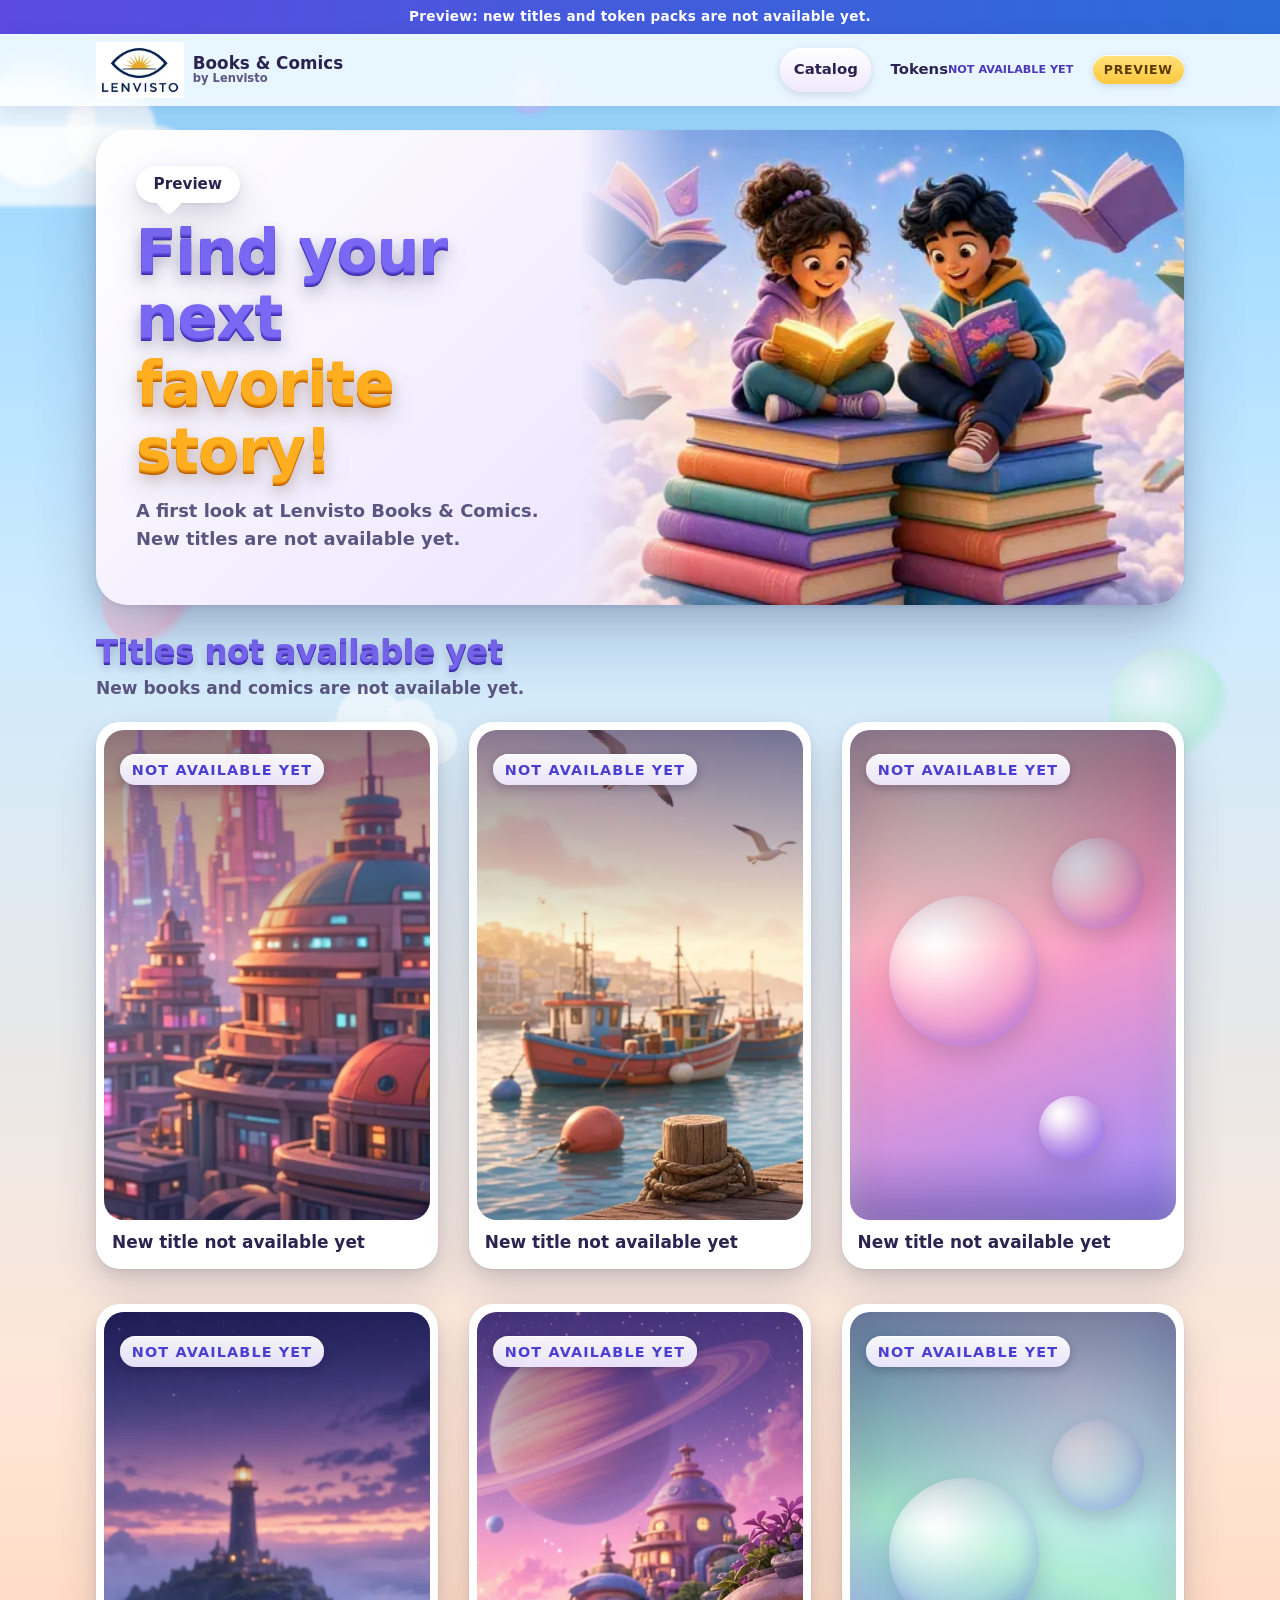
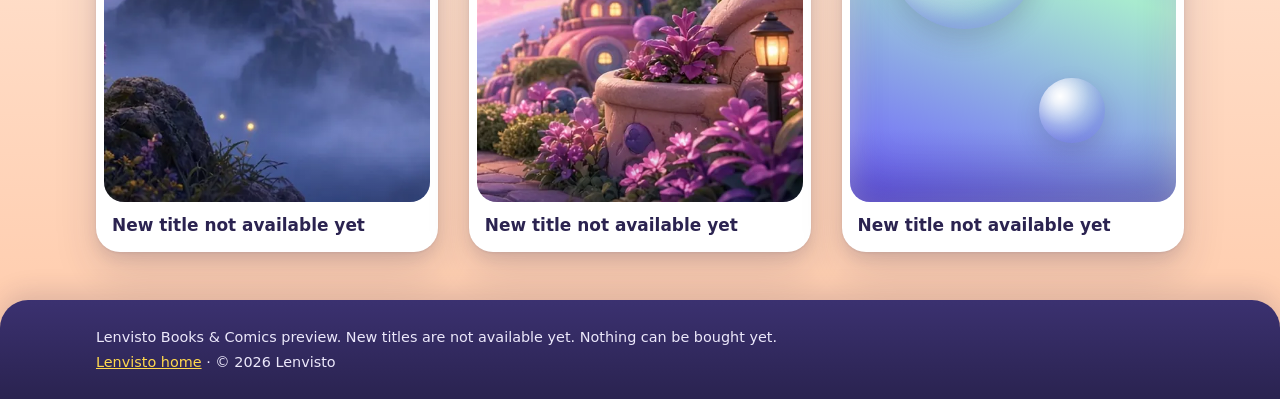
<file: store.html>
<!doctype html>
<html lang="en">
<head>
  <meta charset="utf-8">
  <meta name="robots" content="noindex">
  <meta name="viewport" content="width=device-width, initial-scale=1">
  <meta http-equiv="Content-Security-Policy" content="default-src 'self'; script-src 'none'; style-src 'self'; img-src 'self' data:; font-src 'self'; connect-src 'none'; media-src 'none'; object-src 'none'; frame-src 'none'; child-src 'none'; worker-src 'none'; manifest-src 'none'; base-uri 'none'; form-action 'none'; upgrade-insecure-requests">
  <meta name="referrer" content="same-origin">
  <title>Books &amp; Comics Preview in 3D Movie Style | Lenvisto</title>
  <meta name="description" content="A first look at Lenvisto Books &amp; Comics, with 3D animated-movie style art. New books and comics are not available yet.">
  <!-- link previews -->
  <link rel="canonical" href="https://lenvisto.com/store.html">
  <meta property="og:type" content="website">
  <meta property="og:site_name" content="Lenvisto">
  <meta property="og:title" content="Books &amp; Comics Preview in 3D Movie Style | Lenvisto">
  <meta property="og:description" content="A first look at Lenvisto Books &amp; Comics, with 3D animated-movie style art. New books and comics are not available yet.">
  <meta property="og:url" content="https://lenvisto.com/store.html">
  <meta property="og:image" content="https://lenvisto.com/assets/lenvisto-og.jpg">
  <meta property="og:image:type" content="image/jpeg">
  <meta property="og:image:width" content="1200">
  <meta property="og:image:height" content="630">
  <meta property="og:image:alt" content="Lenvisto logo: a navy eye with a gold sunrise over the horizon inside it">
  <meta name="twitter:card" content="summary_large_image">
  <meta name="twitter:title" content="Books &amp; Comics Preview in 3D Movie Style | Lenvisto">
  <meta name="twitter:description" content="A first look at Lenvisto Books &amp; Comics, with 3D animated-movie style art. New books and comics are not available yet.">
  <meta name="twitter:image" content="https://lenvisto.com/assets/lenvisto-og.jpg">
  <meta name="twitter:image:alt" content="Lenvisto logo: a navy eye with a gold sunrise over the horizon inside it">
  <!-- /link previews -->
  <meta name="theme-color" content="#6EC6FF">
  <link rel="icon" href="favicon.ico" sizes="any">
  <link rel="icon" href="assets/favicon-32.png" type="image/png" sizes="32x32">
  <link rel="apple-touch-icon" href="assets/apple-touch-icon.png">
  <link rel="stylesheet" href="store.css">
</head>
<body data-page="catalog">
<a class="skip-link" href="#main">Skip to content</a>
<div class="proto-banner" role="note">Preview: new titles and token packs are not available yet.</div>
<div class="sky" aria-hidden="true"><span class="cloud cloud--1"></span><span class="cloud cloud--2"></span><span class="cloud cloud--3"></span><span class="orb orb--1"></span><span class="orb orb--2"></span><span class="orb orb--3"></span><span class="orb orb--4"></span></div>
<header class="s-header">
  <div class="wrap s-header__in">
    <a class="s-logo" href="index.html" title="Back to the Lenvisto home page">
      <picture><source srcset="assets/lenvisto-logo-256.webp" type="image/webp"><img class="s-logo__img" src="assets/lenvisto-logo-256.jpg" width="256" height="162" alt="Lenvisto home"></picture>
      <span>Books &amp; Comics<small>by Lenvisto</small></span>
    </a>
    <nav class="s-nav" aria-label="Store">
      <a href="store.html" aria-current="page">Catalog</a>
      <a href="packs.html">Tokens <small class="soon-tag">not available yet</small></a>
      <span class="preview-pill">Preview</span>
    </nav>
  </div>
</header>

<main id="main">
  <div class="wrap">
  <section class="s-hero" aria-labelledby="hero-h">
    <div class="s-hero__in">
      <div class="s-hero__text">
        <span class="bubble">Preview</span>
        <h1 id="hero-h"><span class="puff">Find your next</span><br><span class="puff puff--sun">favorite story!</span></h1>
        <p>A first look at Lenvisto Books &amp; Comics. New titles are not available yet.</p>
      </div>
      <div class="s-hero__art">
        <picture><source type="image/webp" srcset="assets/covers-3d/hero-640.webp 640w, assets/covers-3d/hero.webp 1024w" sizes="(min-width: 860px) 620px, 100vw">
        <img src="assets/covers-3d/hero-640.jpg" srcset="assets/covers-3d/hero-640.jpg 640w, assets/covers-3d/hero.jpg 1024w" sizes="(min-width: 860px) 620px, 100vw" width="1024" height="576" alt="Two characters read on a stack of giant books in the clouds"></picture>
      </div>
    </div>
  </section>
  </div>
  <section class="wrap" aria-labelledby="cat-h">
    <h2 id="cat-h" class="section-title"><span class="puff puff--sm">Titles not available yet</span></h2>
    <p class="cat-note">New books and comics are not available yet.</p>
    <div class="grid" id="catalog-grid">
    <article class="cover-card cover-card--soon">
      <span class="cover"><picture><source type="image/webp" srcset="assets/covers-3d/scenes/scene-city-300.webp 300w, assets/covers-3d/scenes/scene-city.webp 480w" sizes="(min-width: 760px) 340px, 46vw"><img src="assets/covers-3d/scenes/scene-city-300.jpg" srcset="assets/covers-3d/scenes/scene-city-300.jpg 300w, assets/covers-3d/scenes/scene-city.jpg 480w" sizes="(min-width: 760px) 340px, 46vw" width="480" height="720" alt="A glowing city of domes and towers at sunset (3D background art)" loading="lazy"></picture><span class="cover__sample">NOT AVAILABLE YET</span></span>
      <span class="cover-card__body"><strong class="cover-card__title">New title not available yet</strong></span>
    </article>
    <article class="cover-card cover-card--soon">
      <span class="cover"><picture><source type="image/webp" srcset="assets/covers-3d/scenes/scene-harbor-300.webp 300w, assets/covers-3d/scenes/scene-harbor.webp 480w" sizes="(min-width: 760px) 340px, 46vw"><img src="assets/covers-3d/scenes/scene-harbor-300.jpg" srcset="assets/covers-3d/scenes/scene-harbor-300.jpg 300w, assets/covers-3d/scenes/scene-harbor.jpg 480w" sizes="(min-width: 760px) 340px, 46vw" width="480" height="720" alt="Fishing boats in a calm harbor with seagulls (3D background art)" loading="lazy"></picture><span class="cover__sample">NOT AVAILABLE YET</span></span>
      <span class="cover-card__body"><strong class="cover-card__title">New title not available yet</strong></span>
    </article>
    <article class="cover-card cover-card--soon">
      <span class="cover cover--gradient cover--g1"><span class="cover__orb cover__orb--1"></span><span class="cover__orb cover__orb--2"></span><span class="cover__orb cover__orb--3"></span><span class="cover__sample">NOT AVAILABLE YET</span></span>
      <span class="cover-card__body"><strong class="cover-card__title">New title not available yet</strong></span>
    </article>
    <article class="cover-card cover-card--soon">
      <span class="cover"><picture><source type="image/webp" srcset="assets/covers-3d/scenes/scene-lighthouse-300.webp 300w, assets/covers-3d/scenes/scene-lighthouse.webp 480w" sizes="(min-width: 760px) 340px, 46vw"><img src="assets/covers-3d/scenes/scene-lighthouse-300.jpg" srcset="assets/covers-3d/scenes/scene-lighthouse-300.jpg 300w, assets/covers-3d/scenes/scene-lighthouse.jpg 480w" sizes="(min-width: 760px) 340px, 46vw" width="480" height="720" alt="A lighthouse on a misty island at dusk (3D background art)" loading="lazy"></picture><span class="cover__sample">NOT AVAILABLE YET</span></span>
      <span class="cover-card__body"><strong class="cover-card__title">New title not available yet</strong></span>
    </article>
    <article class="cover-card cover-card--soon">
      <span class="cover"><picture><source type="image/webp" srcset="assets/covers-3d/scenes/scene-planet-300.webp 300w, assets/covers-3d/scenes/scene-planet.webp 480w" sizes="(min-width: 760px) 340px, 46vw"><img src="assets/covers-3d/scenes/scene-planet-300.jpg" srcset="assets/covers-3d/scenes/scene-planet-300.jpg 300w, assets/covers-3d/scenes/scene-planet.jpg 480w" sizes="(min-width: 760px) 340px, 46vw" width="480" height="720" alt="Round houses and flowers under a ringed planet (3D background art)" loading="lazy"></picture><span class="cover__sample">NOT AVAILABLE YET</span></span>
      <span class="cover-card__body"><strong class="cover-card__title">New title not available yet</strong></span>
    </article>
    <article class="cover-card cover-card--soon">
      <span class="cover cover--gradient cover--g2"><span class="cover__orb cover__orb--1"></span><span class="cover__orb cover__orb--2"></span><span class="cover__orb cover__orb--3"></span><span class="cover__sample">NOT AVAILABLE YET</span></span>
      <span class="cover-card__body"><strong class="cover-card__title">New title not available yet</strong></span>
    </article>
    </div>
  </section>
</main>
<footer class="s-footer">
  <div class="wrap">
    <p>Lenvisto Books &amp; Comics preview. New titles are not available yet. Nothing can be bought yet.</p>
    <p><a href="index.html">Lenvisto home</a> · &copy; 2026 Lenvisto</p>
  </div>
</footer>
</body>
</html>
</file>
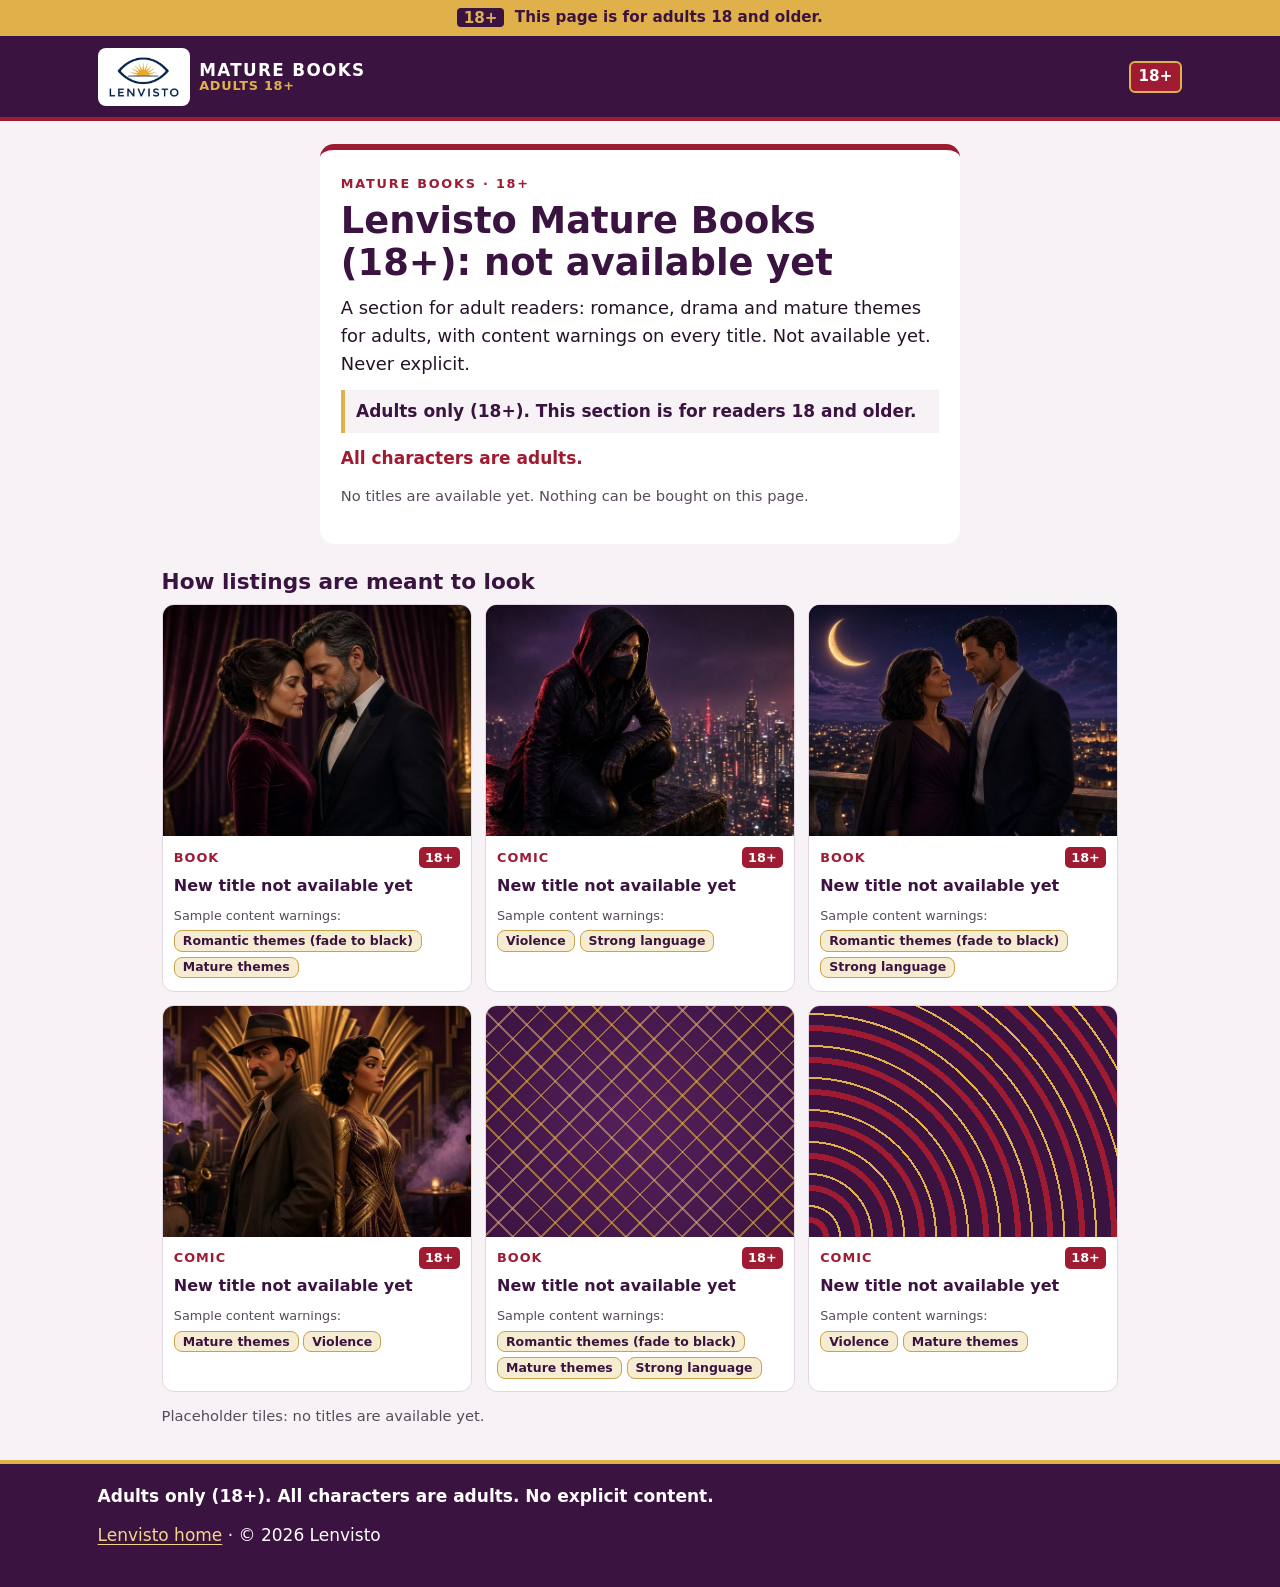
<file: mature/coming-soon.html>
<!doctype html>
<html lang="en">
<head>
  <meta charset="utf-8">
  <meta name="robots" content="noindex, nofollow">
  <meta name="viewport" content="width=device-width, initial-scale=1">
  <meta http-equiv="Content-Security-Policy" content="default-src 'self'; script-src 'none'; style-src 'self'; img-src 'self' data:; font-src 'self'; connect-src 'none'; media-src 'none'; object-src 'none'; frame-src 'none'; child-src 'none'; worker-src 'none'; manifest-src 'none'; base-uri 'none'; form-action 'none'; upgrade-insecure-requests">
  <meta name="referrer" content="same-origin">
  <title>Mature Books (18+) | Lenvisto</title>
  <meta name="description" content="For adults 18 and older: romance, drama and mature themes, with content warnings. Not available yet. No explicit content.">
  <!-- link previews -->
  <link rel="canonical" href="https://lenvisto.com/mature/coming-soon.html">
  <meta property="og:type" content="website">
  <meta property="og:site_name" content="Lenvisto">
  <meta property="og:title" content="Mature Books (18+) | Lenvisto">
  <meta property="og:description" content="For adults 18 and older: romance, drama and mature themes, with content warnings. Not available yet. No explicit content.">
  <meta property="og:url" content="https://lenvisto.com/mature/coming-soon.html">
  <meta property="og:image" content="https://lenvisto.com/assets/lenvisto-og.jpg">
  <meta property="og:image:type" content="image/jpeg">
  <meta property="og:image:width" content="1200">
  <meta property="og:image:height" content="630">
  <meta property="og:image:alt" content="Lenvisto logo: a navy eye with a gold sunrise over the horizon inside it">
  <meta name="twitter:card" content="summary_large_image">
  <meta name="twitter:title" content="Mature Books (18+) | Lenvisto">
  <meta name="twitter:description" content="For adults 18 and older: romance, drama and mature themes, with content warnings. Not available yet. No explicit content.">
  <meta name="twitter:image" content="https://lenvisto.com/assets/lenvisto-og.jpg">
  <meta name="twitter:image:alt" content="Lenvisto logo: a navy eye with a gold sunrise over the horizon inside it">
  <!-- /link previews -->
  <meta name="theme-color" content="#3B1340">
  <link rel="icon" href="../favicon.ico" sizes="any">
  <link rel="icon" href="../assets/favicon-32.png" type="image/png" sizes="32x32">
  <link rel="apple-touch-icon" href="../assets/apple-touch-icon.png">
  <link rel="stylesheet" href="mature.css">
</head>
<body>
  <a class="skip-link" href="#main">Skip to content</a>
  <p class="age-bar" role="note"><strong>18+</strong> This page is for adults 18 and older.</p>

  <header class="m-header">
    <div class="wrap m-header__in">
      <a class="m-logo" href="../" title="Back to the Lenvisto home page">
        <picture><source srcset="../assets/lenvisto-logo-256.webp" type="image/webp"><img src="../assets/lenvisto-logo-256.jpg" width="256" height="162" alt="Lenvisto home"></picture>
        <span>Mature Books<small>Adults 18+</small></span>
      </a>
      <span class="m-badge" title="Adults 18 and older only">18+</span>
    </div>
  </header>

  <main id="main" class="m-main">
    <section class="wrap" aria-labelledby="soon-h">
      <div class="m-card">
        <p class="eyebrow">Mature Books · 18+</p>
        <h1 id="soon-h">Lenvisto Mature Books (18+): not available yet</h1>
        <p class="lead">A section for adult readers: romance, drama and mature themes for adults, with content warnings on every title. Not available yet. Never explicit.</p>
        <p class="notice">Adults only (18+). This section is for readers 18 and older.</p>
        <p class="adults">All characters are adults.</p>
        <p class="small">No titles are available yet. Nothing can be bought on this page.</p>
      </div>
    </section>

    <section class="wrap m-tiles" aria-labelledby="tiles-h">
      <h2 id="tiles-h">How listings are meant to look</h2>
      <ul class="tiles">
          <li class="tile">
            <div class="tile__art tile__art--velvet"><img src="img/tile-velvet.webp" width="900" height="506" loading="lazy" decoding="async" alt="Illustration: an adult couple slow-dancing in a candlelit velvet ballroom"></div>
            <div class="tile__body">
              <p class="tile__meta"><span class="tile__format">Book</span> <span class="tile__age" title="Adults 18 and older only">18+</span></p>
              <h3 class="tile__title">New title not available yet</h3>
              <p class="tile__cw">Sample content warnings:</p>
              <ul class="tile__tags"><li>Romantic themes (fade to black)</li><li>Mature themes</li></ul>
            </div>
          </li>
          <li class="tile">
            <div class="tile__art tile__art--skyline"><img src="img/tile-skyline.webp" width="900" height="506" loading="lazy" decoding="async" alt="Illustration: a hooded, masked woman crouched on a rooftop above a neon city in the rain"></div>
            <div class="tile__body">
              <p class="tile__meta"><span class="tile__format">Comic</span> <span class="tile__age" title="Adults 18 and older only">18+</span></p>
              <h3 class="tile__title">New title not available yet</h3>
              <p class="tile__cw">Sample content warnings:</p>
              <ul class="tile__tags"><li>Violence</li><li>Strong language</li></ul>
            </div>
          </li>
          <li class="tile">
            <div class="tile__art tile__art--moon"><img src="img/tile-moon.webp" width="900" height="506" loading="lazy" decoding="async" alt="Illustration: an adult couple on a balcony under a crescent moon"></div>
            <div class="tile__body">
              <p class="tile__meta"><span class="tile__format">Book</span> <span class="tile__age" title="Adults 18 and older only">18+</span></p>
              <h3 class="tile__title">New title not available yet</h3>
              <p class="tile__cw">Sample content warnings:</p>
              <ul class="tile__tags"><li>Romantic themes (fade to black)</li><li>Strong language</li></ul>
            </div>
          </li>
          <li class="tile">
            <div class="tile__art tile__art--deco"><img src="img/tile-deco.webp" width="900" height="506" loading="lazy" decoding="async" alt="Illustration: a 1920s detective and a woman in a gold dress in an art-deco jazz club"></div>
            <div class="tile__body">
              <p class="tile__meta"><span class="tile__format">Comic</span> <span class="tile__age" title="Adults 18 and older only">18+</span></p>
              <h3 class="tile__title">New title not available yet</h3>
              <p class="tile__cw">Sample content warnings:</p>
              <ul class="tile__tags"><li>Mature themes</li><li>Violence</li></ul>
            </div>
          </li>
          <li class="tile">
            <div class="tile__art tile__art--damask"><img src="img/tile-damask.webp" width="900" height="506" loading="lazy" decoding="async" alt="Illustration: a Regency-era couple holding hands in a damask drawing room"></div>
            <div class="tile__body">
              <p class="tile__meta"><span class="tile__format">Book</span> <span class="tile__age" title="Adults 18 and older only">18+</span></p>
              <h3 class="tile__title">New title not available yet</h3>
              <p class="tile__cw">Sample content warnings:</p>
              <ul class="tile__tags"><li>Romantic themes (fade to black)</li><li>Mature themes</li><li>Strong language</li></ul>
            </div>
          </li>
          <li class="tile">
            <div class="tile__art tile__art--waves"><img src="img/tile-waves.webp" width="900" height="506" loading="lazy" decoding="async" alt="Illustration: a woman pirate captain at a ship's wheel in a storm"></div>
            <div class="tile__body">
              <p class="tile__meta"><span class="tile__format">Comic</span> <span class="tile__age" title="Adults 18 and older only">18+</span></p>
              <h3 class="tile__title">New title not available yet</h3>
              <p class="tile__cw">Sample content warnings:</p>
              <ul class="tile__tags"><li>Violence</li><li>Mature themes</li></ul>
            </div>
          </li>
      </ul>
      <p class="small tiles__note">Placeholder tiles: no titles are available yet.</p>
    </section>
  </main>

  <footer class="m-footer">
    <div class="wrap">
      <p class="m-footer__notice">Adults only (18+). All characters are adults. No explicit content.</p>
      <p><a href="../">Lenvisto home</a> · &copy; 2026 Lenvisto</p>
    </div>
  </footer>
</body>
</html>
</file>
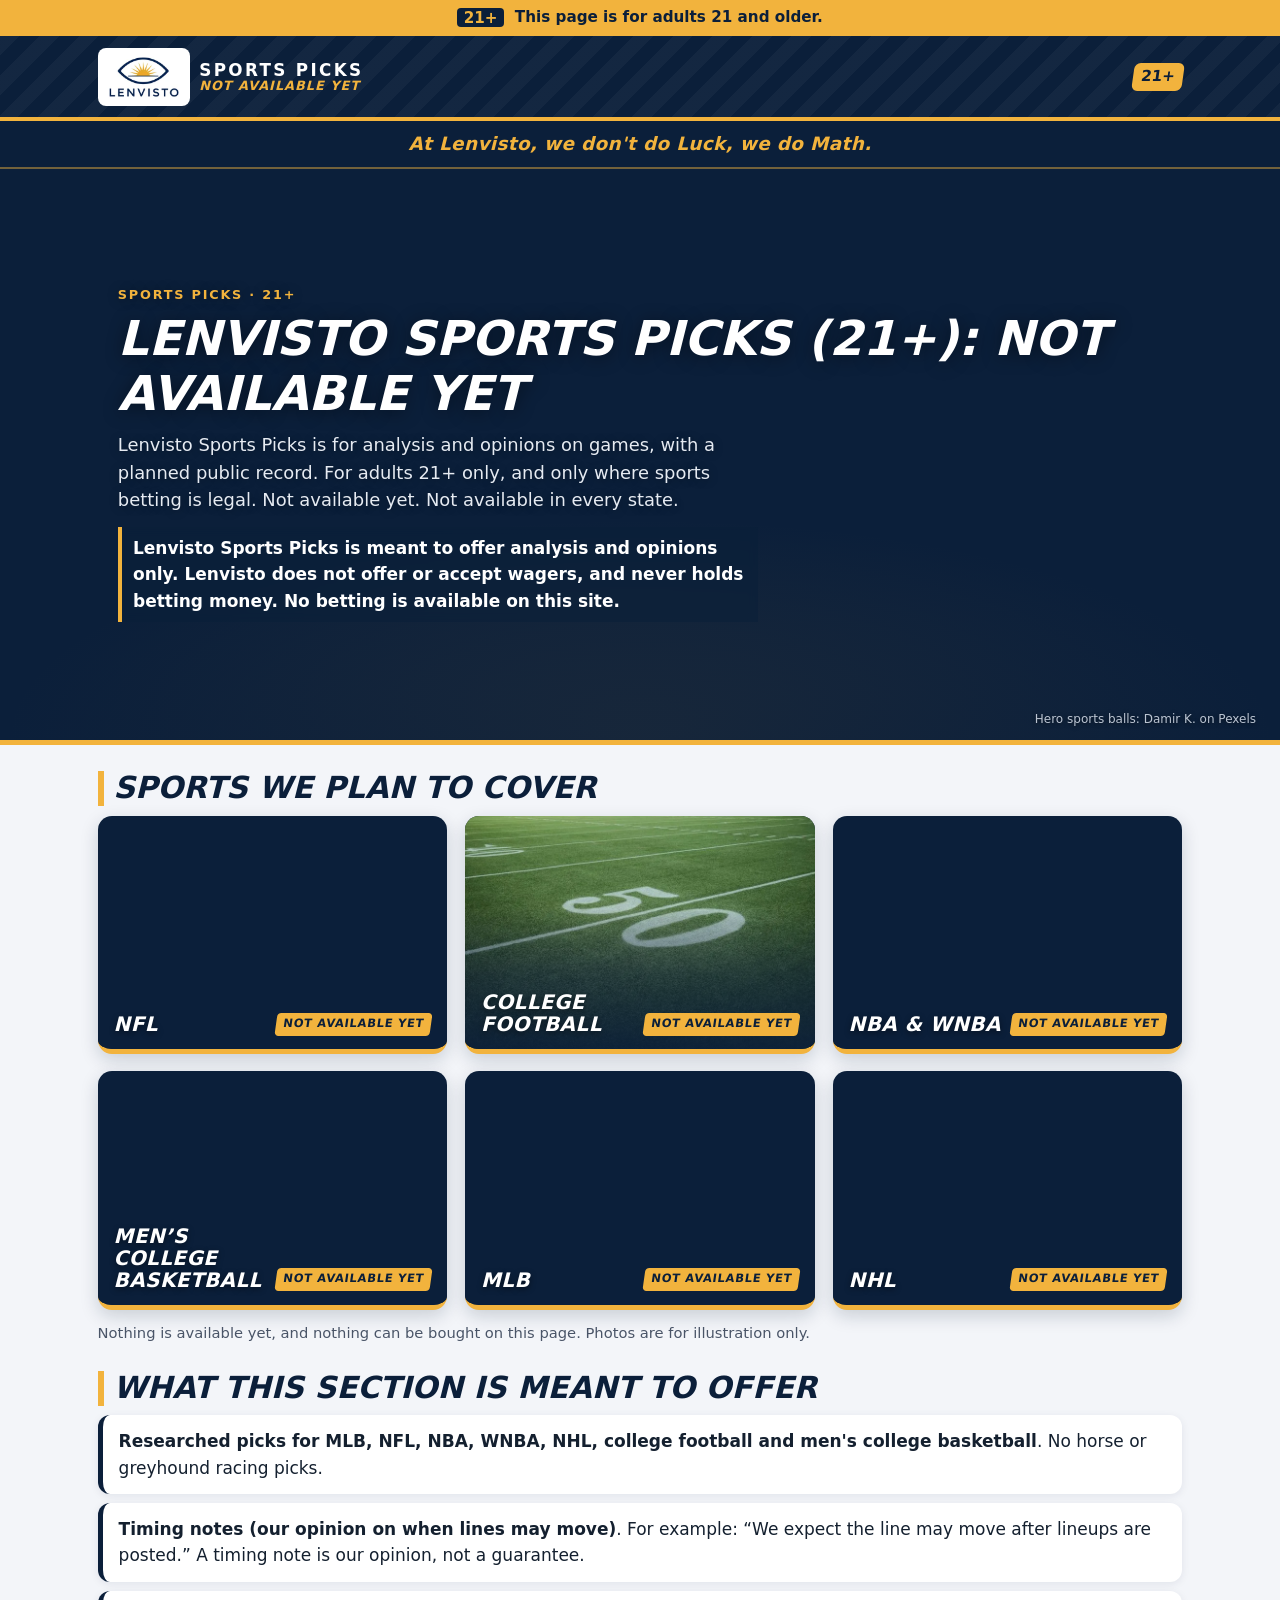
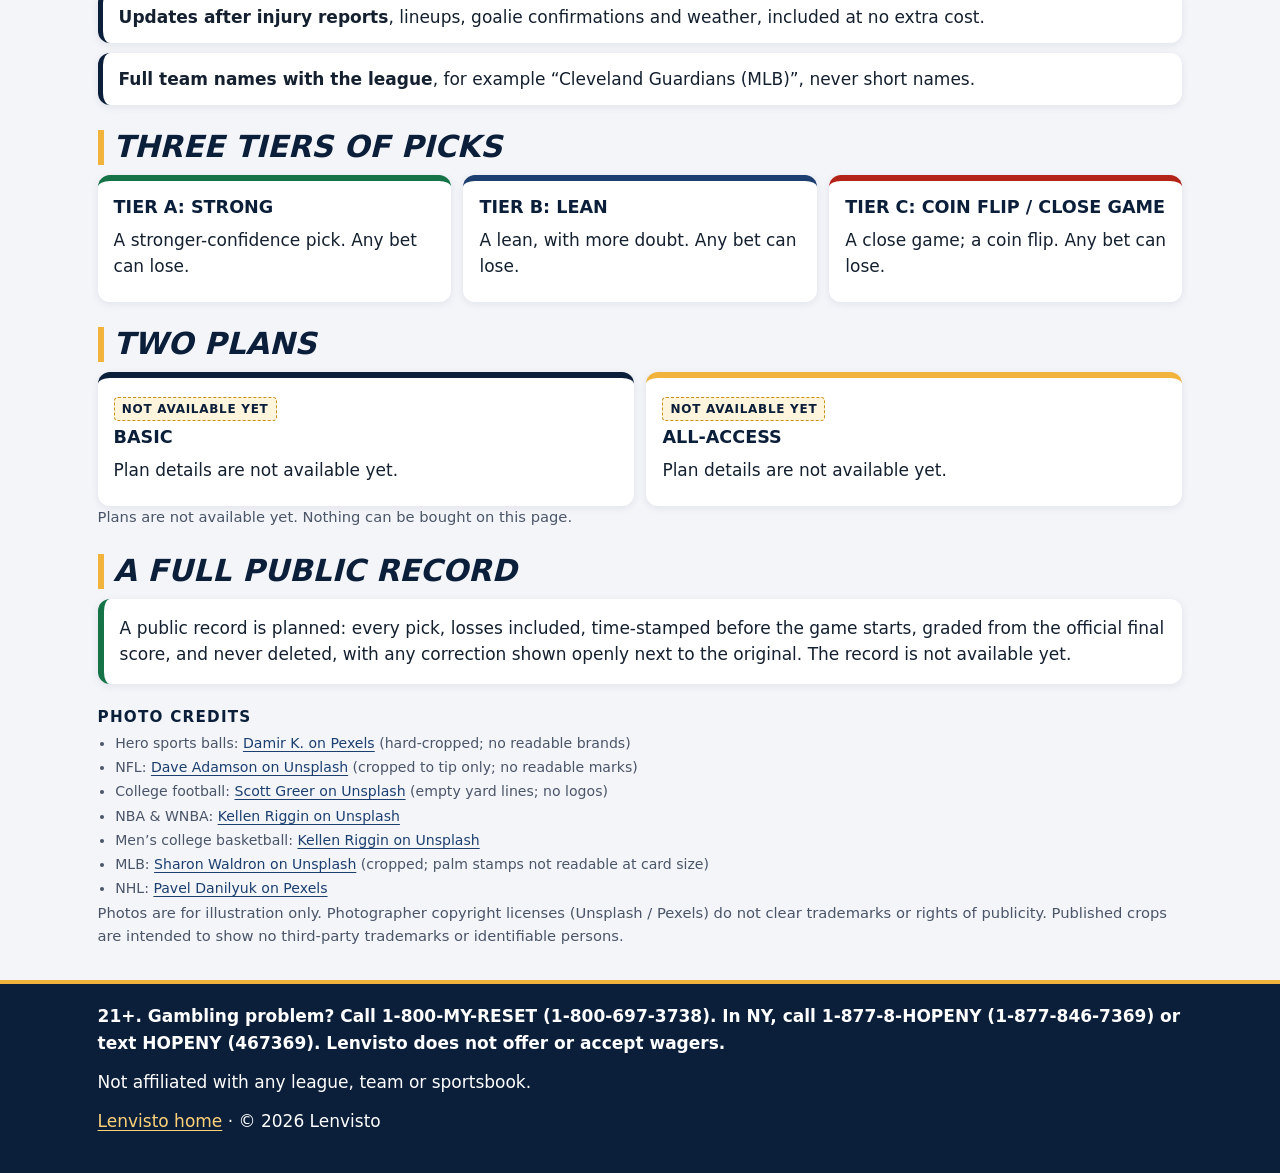
<file: picks/coming-soon.html>
<!doctype html>
<html lang="en">
<head>
  <meta charset="utf-8">
  <meta name="robots" content="noindex, nofollow">
  <meta name="viewport" content="width=device-width, initial-scale=1">
  <meta http-equiv="Content-Security-Policy" content="default-src 'self'; script-src 'none'; style-src 'self'; img-src 'self' data:; font-src 'self'; connect-src 'none'; media-src 'none'; object-src 'none'; frame-src 'none'; child-src 'none'; worker-src 'none'; manifest-src 'none'; base-uri 'none'; form-action 'none'; upgrade-insecure-requests">
  <meta name="referrer" content="same-origin">
  <title>Sports Picks (21+) | Lenvisto</title>
  <meta name="description" content="For adults 21+: sports analysis and opinions. Not available yet. Lenvisto does not offer or accept wagers. Gambling problem? Call 1-800-MY-RESET (1-800-697-3738).">
  <!-- link previews -->
  <link rel="canonical" href="https://lenvisto.com/picks/coming-soon.html">
  <meta property="og:type" content="website">
  <meta property="og:site_name" content="Lenvisto">
  <meta property="og:title" content="Lenvisto Sports Picks (21+)">
  <meta property="og:description" content="For adults 21+ only. Not available yet. Lenvisto does not offer or accept wagers.">
  <meta property="og:url" content="https://lenvisto.com/picks/coming-soon.html">
  <meta property="og:image" content="https://lenvisto.com/assets/lenvisto-og.jpg">
  <meta property="og:image:type" content="image/jpeg">
  <meta property="og:image:width" content="1200">
  <meta property="og:image:height" content="630">
  <meta property="og:image:alt" content="Lenvisto logo: a navy eye with a gold sunrise over the horizon inside it">
  <meta name="twitter:card" content="summary_large_image">
  <meta name="twitter:title" content="Lenvisto Sports Picks (21+)">
  <meta name="twitter:description" content="For adults 21+ only. Not available yet. Lenvisto does not offer or accept wagers.">
  <meta name="twitter:image" content="https://lenvisto.com/assets/lenvisto-og.jpg">
  <meta name="twitter:image:alt" content="Lenvisto logo: a navy eye with a gold sunrise over the horizon inside it">
  <!-- /link previews -->
  <meta name="theme-color" content="#0B1F3A">
  <link rel="icon" href="../favicon.ico" sizes="any">
  <link rel="icon" href="../assets/favicon-32.png" type="image/png" sizes="32x32">
  <link rel="apple-touch-icon" href="../assets/apple-touch-icon.png">
  <link rel="stylesheet" href="picks-soon.css">
</head>
<body>
  <a class="skip-link" href="#main">Skip to content</a>
  <p class="age-bar" role="note"><strong>21+</strong> This page is for adults 21 and older.</p>

  <header class="p-header">
    <div class="wrap p-header__in">
      <a class="p-logo" href="../" title="Back to the Lenvisto home page">
        <picture><source srcset="../assets/lenvisto-logo-256.webp" type="image/webp"><img src="../assets/lenvisto-logo-256.jpg" width="256" height="162" alt="Lenvisto home"></picture>
        <span>Sports Picks<small>Not available yet</small></span>
      </a>
      <span class="p-badge" title="Adults 21 and older only">21+</span>
    </div>
  </header>

  <p class="p-motto" role="doc-subtitle">At Lenvisto, we don't do Luck, we do Math.</p>

  <main id="main">
    <section class="p-hero p-hero--photo" aria-label="Sports Picks, not available yet">
      <div class="p-hero__bg" aria-hidden="true">
        <picture><source type="image/webp" srcset="img/sports-balls-720.webp 720w, img/sports-balls.webp 1200w" sizes="100vw"><img src="img/sports-balls-720.jpg" srcset="img/sports-balls-720.jpg 720w, img/sports-balls.jpg 1200w" sizes="100vw" width="1200" height="800" decoding="async" fetchpriority="high" alt=""></picture>
      </div>
      <div class="p-hero__scrim" aria-hidden="true"></div>
      <div class="wrap p-hero__inner">
        <p class="eyebrow">Sports Picks · 21+</p>
        <h1>Lenvisto Sports Picks (21+): not available yet</h1>
        <p class="lead">Lenvisto Sports Picks is for analysis and opinions on games, with a planned public record. For adults 21+ only, and only where sports betting is legal. Not available yet. Not available in every state.</p>
        <p class="nobets">Lenvisto Sports Picks is meant to offer analysis and opinions only. Lenvisto does not offer or accept wagers, and never holds betting money. No betting is available on this site.</p>
      </div>
      <p class="p-hero__credit">Hero sports balls: Damir K. on Pexels</p>
    </section>

    <section class="wrap block" aria-labelledby="sports-h">
      <h2 id="sports-h" class="p-title">Sports we plan to cover</h2>
      <ul class="sport-grid">
        <li>
          <figure class="sport-card">
            <picture><source type="image/webp" srcset="img/nfl-football-tip-720.webp 720w, img/nfl-football-tip.webp 1200w" sizes="(min-width: 960px) 360px, (min-width: 560px) 50vw, 100vw"><img src="img/nfl-football-tip-720.jpg" srcset="img/nfl-football-tip-720.jpg 720w, img/nfl-football-tip.jpg 1200w" sizes="(min-width: 960px) 360px, (min-width: 560px) 50vw, 100vw" width="1200" height="800" decoding="async" loading="lazy" alt="Tip of an American football on green turf beside a white yard line"></picture>
            <figcaption><span class="sport-card__name">NFL</span><span class="sport-card__soon">Not available yet</span></figcaption>
          </figure>
        </li>
        <li>
          <figure class="sport-card">
            <picture><source type="image/webp" srcset="img/college-football-empty-field-720.webp 720w, img/college-football-empty-field.webp 1200w" sizes="(min-width: 960px) 360px, (min-width: 560px) 50vw, 100vw"><img src="img/college-football-empty-field-720.jpg" srcset="img/college-football-empty-field-720.jpg 720w, img/college-football-empty-field.jpg 1200w" sizes="(min-width: 960px) 360px, (min-width: 560px) 50vw, 100vw" width="1200" height="800" decoding="async" loading="lazy" alt="Empty American football field showing the 50-yard line and yard markers on green turf"></picture>
            <figcaption><span class="sport-card__name">College football</span><span class="sport-card__soon">Not available yet</span></figcaption>
          </figure>
        </li>
        <li>
          <figure class="sport-card">
            <picture><source type="image/webp" srcset="img/nba-wnba-empty-court-720.webp 720w, img/nba-wnba-empty-court.webp 1200w" sizes="(min-width: 960px) 360px, (min-width: 560px) 50vw, 100vw"><img src="img/nba-wnba-empty-court-720.jpg" srcset="img/nba-wnba-empty-court-720.jpg 720w, img/nba-wnba-empty-court.jpg 1200w" sizes="(min-width: 960px) 360px, (min-width: 560px) 50vw, 100vw" width="1200" height="800" decoding="async" loading="lazy" alt="Empty outdoor basketball court with a plain hoop and no markings on the backboard"></picture>
            <figcaption><span class="sport-card__name">NBA &amp; WNBA</span><span class="sport-card__soon">Not available yet</span></figcaption>
          </figure>
        </li>
        <li>
          <figure class="sport-card">
            <picture><source type="image/webp" srcset="img/college-basketball-empty-hoop-720.webp 720w, img/college-basketball-empty-hoop.webp 1200w" sizes="(min-width: 960px) 360px, (min-width: 560px) 50vw, 100vw"><img src="img/college-basketball-empty-hoop-720.jpg" srcset="img/college-basketball-empty-hoop-720.jpg 720w, img/college-basketball-empty-hoop.jpg 1200w" sizes="(min-width: 960px) 360px, (min-width: 560px) 50vw, 100vw" width="1200" height="800" decoding="async" loading="lazy" alt="Empty outdoor basketball hoop at dusk with a blank backboard"></picture>
            <figcaption><span class="sport-card__name">Men&rsquo;s college basketball</span><span class="sport-card__soon">Not available yet</span></figcaption>
          </figure>
        </li>
        <li>
          <figure class="sport-card">
            <picture><source type="image/webp" srcset="img/mlb-glove-ball-720.webp 720w, img/mlb-glove-ball.webp 1200w" sizes="(min-width: 960px) 360px, (min-width: 560px) 50vw, 100vw"><img src="img/mlb-glove-ball-720.jpg" srcset="img/mlb-glove-ball-720.jpg 720w, img/mlb-glove-ball.jpg 1200w" sizes="(min-width: 960px) 360px, (min-width: 560px) 50vw, 100vw" width="1200" height="800" decoding="async" loading="lazy" alt="Worn baseball glove holding a baseball against a plain background"></picture>
            <figcaption><span class="sport-card__name">MLB</span><span class="sport-card__soon">Not available yet</span></figcaption>
          </figure>
        </li>
        <li>
          <figure class="sport-card">
            <picture><source type="image/webp" srcset="img/nhl-empty-rink-720.webp 720w, img/nhl-empty-rink.webp 1200w" sizes="(min-width: 960px) 360px, (min-width: 560px) 50vw, 100vw"><img src="img/nhl-empty-rink-720.jpg" srcset="img/nhl-empty-rink-720.jpg 720w, img/nhl-empty-rink.jpg 1200w" sizes="(min-width: 960px) 360px, (min-width: 560px) 50vw, 100vw" width="1200" height="800" decoding="async" loading="lazy" alt="Empty indoor ice rink with plain boards and vacant seats"></picture>
            <figcaption><span class="sport-card__name">NHL</span><span class="sport-card__soon">Not available yet</span></figcaption>
          </figure>
        </li>
      </ul>
      <p class="small sport-grid__note">Nothing is available yet, and nothing can be bought on this page. Photos are for illustration only.</p>
    </section>

    <section class="wrap block" aria-labelledby="offer-h">
      <h2 id="offer-h" class="p-title">What this section is meant to offer</h2>
      <ul class="offer">
        <li><strong>Researched picks for MLB, NFL, NBA, WNBA, NHL, college football and men's college basketball</strong>. No horse or greyhound racing picks.</li>
        <li><strong>Timing notes (our opinion on when lines may move)</strong>. For example: &ldquo;We expect the line may move after lineups are posted.&rdquo; A timing note is our opinion, not a guarantee.</li>
        <li><strong>Updates after injury reports</strong>, lineups, goalie confirmations and weather, included at no extra cost.</li>
        <li><strong>Full team names with the league</strong>, for example &ldquo;Cleveland Guardians (MLB)&rdquo;, never short names.</li>
      </ul>
    </section>

    <section class="wrap block" aria-labelledby="tiers-h">
      <h2 id="tiers-h" class="p-title">Three tiers of picks</h2>
      <div class="tiers">
        <div class="tier tier--A"><h3>Tier A: Strong</h3><p>A stronger-confidence pick. Any bet can lose.</p></div>
        <div class="tier tier--B"><h3>Tier B: Lean</h3><p>A lean, with more doubt. Any bet can lose.</p></div>
        <div class="tier tier--C"><h3>Tier C: Coin flip / close game</h3><p>A close game; a coin flip. Any bet can lose.</p></div>
      </div>
    </section>

    <section class="wrap block" aria-labelledby="plans-h">
      <h2 id="plans-h" class="p-title">Two plans</h2>
      <div class="plans">
        <div class="plan">
          <p class="soon">Not available yet</p>
          <h3>Basic</h3>
          <p>Plan details are not available yet.</p>
        </div>
        <div class="plan plan--top">
          <p class="soon">Not available yet</p>
          <h3>All-Access</h3>
          <p>Plan details are not available yet.</p>
        </div>
      </div>
      <p class="small">Plans are not available yet. Nothing can be bought on this page.</p>
    </section>

    <section class="wrap block" aria-labelledby="record-h">
      <h2 id="record-h" class="p-title">A full public record</h2>
      <p class="record">A public record is planned: every pick, losses included, time-stamped before the game starts, graded from the official final score, and never deleted, with any correction shown openly next to the original. The record is not available yet.</p>
    </section>

    <section class="wrap photo-credits" aria-labelledby="credits-h">
      <h2 id="credits-h">Photo credits</h2>
      <ul>
        <li>Hero sports balls: <a href="https://www.pexels.com/photo/a-close-up-of-a-pile-of-soccer-balls-27617204/" rel="noopener noreferrer">Damir K. on Pexels</a> (hard-cropped; no readable brands)</li>
        <li>NFL: <a href="https://unsplash.com/photos/brown-and-black-wilson-football--nATH0CrkMU" rel="noopener noreferrer">Dave Adamson on Unsplash</a> (cropped to tip only; no readable marks)</li>
        <li>College football: <a href="https://unsplash.com/photos/a-football-field-with-the-number-50-painted-on-it-RgYUCJBmtCA" rel="noopener noreferrer">Scott Greer on Unsplash</a> (empty yard lines; no logos)</li>
        <li>NBA &amp; WNBA: <a href="https://unsplash.com/photos/an-empty-basketball-court-with-a-hoop-4t09k3tBZi8" rel="noopener noreferrer">Kellen Riggin on Unsplash</a></li>
        <li>Men&rsquo;s college basketball: <a href="https://unsplash.com/photos/an-empty-basketball-court-at-dusk-DeH-FOBLqJ8" rel="noopener noreferrer">Kellen Riggin on Unsplash</a></li>
        <li>MLB: <a href="https://unsplash.com/photos/a-baseball-glove-with-a-baseball-in-it-kLJZ5SNNGQg" rel="noopener noreferrer">Sharon Waldron on Unsplash</a> (cropped; palm stamps not readable at card size)</li>
        <li>NHL: <a href="https://www.pexels.com/photo/an-ice-rink-with-lights-hanging-on-steel-bars-6539267/" rel="noopener noreferrer">Pavel Danilyuk on Pexels</a></li>
      </ul>
      <p class="small">Photos are for illustration only. Photographer copyright licenses (Unsplash / Pexels) do not clear trademarks or rights of publicity. Published crops are intended to show no third-party trademarks or identifiable persons.</p>
    </section>
  </main>

  <footer class="p-footer">
    <div class="wrap">
      <p class="p-footer__notice">21+. Gambling problem? Call 1-800-MY-RESET (1-800-697-3738). In NY, call 1-877-8-HOPENY (1-877-846-7369) or text HOPENY (467369). Lenvisto does not offer or accept wagers.</p>
      <p>Not affiliated with any league, team or sportsbook.</p>
      <p><a href="../">Lenvisto home</a> · &copy; 2026 Lenvisto</p>
    </div>
  </footer>
</body>
</html>
</file>
<file: styles.css>
/* Lenvisto draft site. System fonts only, no external requests. */
:root {
  --navy: #0B1F3A;
  --navy-2: #13305a;
  --gold: #F2B33D;
  --white: #FFFFFF;
  --ink: #1b2533;
  --muted: #4a5568;
  --soft: #f4f6f9;
  --line: #dde3eb;
  --radius: 14px;
  --font: system-ui, -apple-system, "Segoe UI", Roboto, "Helvetica Neue", Arial, "Noto Sans", sans-serif;
}

*, *::before, *::after { box-sizing: border-box; }
html { -webkit-text-size-adjust: 100%; scroll-behavior: smooth; }
body {
  margin: 0;
  font-family: var(--font);
  font-size: 1.0625rem;
  line-height: 1.6;
  color: var(--ink);
  background: var(--white);
}
img { max-width: 100%; height: auto; display: block; }
h1, h2, h3 { line-height: 1.2; margin: 0 0 .75rem; color: var(--navy); }
h2 { font-size: clamp(1.6rem, 4.5vw, 2.4rem); letter-spacing: -.01em; }
p { margin: 0 0 1rem; }
a { color: var(--navy); text-underline-offset: .2em; }
a:focus-visible { outline: 3px solid var(--gold); outline-offset: 3px; border-radius: 4px; }

.container { width: 100%; max-width: 1160px; margin: 0 auto; padding: 0 1.25rem; }

.skip-link {
  position: absolute; left: -999px; top: 0;
  background: var(--navy); color: var(--white); padding: .5rem 1rem; z-index: 10;
}
.skip-link:focus { left: 1rem; top: 1rem; }

/* Hero */
.hero {
  background: var(--white);
  border-top: 6px solid var(--gold);
  text-align: center;
  padding: 3rem 0 2.5rem;
}
.hero__inner { display: flex; flex-direction: column; align-items: center; }
.hero__logo { width: min(260px, 70vw); margin-bottom: 1.25rem; }
.wordmark {
  font-size: clamp(2.4rem, 10vw, 4.25rem);
  font-weight: 600;
  letter-spacing: .18em;
  text-transform: uppercase;
  margin: 0 0 .5rem;
  padding-left: .18em; /* balance trailing letter-spacing */
}
.tagline {
  font-size: clamp(1.1rem, 3.5vw, 1.4rem);
  color: var(--muted);
  margin: 0 0 1.75rem;
}
.tagline::after {
  content: ""; display: block; width: 64px; height: 4px;
  background: var(--gold); border-radius: 2px; margin: 1rem auto 0;
}
.hero__nav { display: flex; flex-wrap: wrap; justify-content: center; gap: .5rem; }
.hero__nav a {
  display: inline-flex; align-items: center; justify-content: center;
  min-height: 44px; min-width: 44px;
  text-decoration: none; font-weight: 600; font-size: .95rem;
  padding: .55rem 1rem; border: 1.5px solid var(--navy); border-radius: 999px;
}
.hero__nav a:hover { background: var(--navy); color: var(--white); }

/* Sections */
.section { padding: 3.5rem 0; }
.section--soft { background: var(--soft); }
.section--navy { background: var(--navy); color: #e6ebf2; }
.section--navy h2, .section--navy h3 { color: var(--white); }
.lead { font-size: 1.2rem; color: var(--white); max-width: 46rem; }
.section--navy p { max-width: 46rem; }
.section--navy a { color: var(--gold); }
.section--navy a:hover { color: var(--white); }

.eyebrow {
  text-transform: uppercase; letter-spacing: .14em; font-size: .8rem; font-weight: 700;
  color: var(--gold); margin-bottom: .5rem;
}
.eyebrow--dark { color: var(--navy); }
.eyebrow--dark::before {
  content: ""; display: inline-block; width: 24px; height: 3px; background: var(--gold);
  vertical-align: middle; margin-right: .5rem; border-radius: 2px;
}

.values__title { margin-top: 2rem; font-size: 1.15rem; }
.values {
  list-style: none; padding: 0; margin: 0;
  display: grid; gap: .75rem; grid-template-columns: 1fr;
}
.values li {
  background: var(--navy-2); border-left: 4px solid var(--gold);
  padding: .85rem 1rem; border-radius: 8px; font-size: .98rem;
}
.values strong { color: var(--gold); }

/* Cards */
.cards { display: grid; gap: 1rem; grid-template-columns: 1fr; margin-top: 1.5rem; }
.card {
  background: var(--white); border: 1px solid var(--line); border-top: 4px solid var(--gold);
  border-radius: var(--radius); padding: 1.5rem;
  box-shadow: 0 1px 2px rgba(11,31,58,.04), 0 8px 24px rgba(11,31,58,.06);
}
.card h3 { font-size: 1.2rem; }
.card h3 small { font-size: .8rem; font-weight: 600; color: var(--muted); }
.card p { color: var(--muted); margin: 0; }

/* Contact */
.contact { text-align: center; }
.contact__email { font-size: 1.25rem; font-weight: 600; display: flex; flex-direction: column; align-items: center; gap: .4rem; }
.badge {
  font-size: .85rem; font-weight: 600; color: var(--navy);
  background: #fdf0d3; border: 1px solid var(--gold); border-radius: 999px; padding: .2rem .75rem;
}

/* Footer */
.site-footer { background: var(--navy); color: #d5dce6; padding: 1.5rem 0; font-size: .92rem; }
.site-footer p { margin: 0; }
.site-footer__inner { display: flex; flex-direction: column; gap: .35rem; text-align: center; }
.disclaimer { color: #b9c3d1; }
.site-footer a { color: #d5dce6; }

/* Larger screens */
@media (min-width: 640px) {
  .values { grid-template-columns: repeat(2, 1fr); }
  .cards { grid-template-columns: repeat(2, 1fr); }
  .contact__email { flex-direction: row; justify-content: center; flex-wrap: wrap; }
}
@media (min-width: 960px) {
  .hero { padding: 4.5rem 0 3.5rem; }
  .hero__logo { width: 300px; }
  .section { padding: 5rem 0; }
  .values { grid-template-columns: repeat(3, 1fr); }
  .cards { grid-template-columns: repeat(3, 1fr); }
  .site-footer__inner { flex-direction: row; justify-content: space-between; text-align: left; }
}
@media (min-width: 1140px) { .cards { grid-template-columns: repeat(4, 1fr); } }
@media (prefers-reduced-motion: reduce) { html { scroll-behavior: auto; } }

/* ---- Shared additions: buttons, CTA bars, division topbar/pages ---- */
.proto-banner { background: var(--gold); color: var(--navy); text-align: center; font-weight: 700; font-size: .85rem; padding: .4rem .75rem; }
.card--link { display: flex; flex-direction: column; text-decoration: none; color: inherit; transition: transform .12s, box-shadow .12s; }
.card--link:hover { transform: translateY(-3px); box-shadow: 0 2px 4px rgba(11,31,58,.06), 0 14px 32px rgba(11,31,58,.12); }
.card--link:focus-visible { outline: 3px solid var(--gold); outline-offset: 3px; }
.card--link p { flex: 1; }
.card__more { margin-top: 1rem; font-weight: 700; color: var(--navy); }
.card__more::after { content: ""; display: block; width: 32px; height: 3px; background: var(--gold); border-radius: 2px; margin-top: .3rem; }
.btn-gold { display: inline-block; background: var(--gold); color: var(--navy); font-weight: 700; text-decoration: none; padding: .7rem 1.2rem; border-radius: 999px; }
.btn-gold:hover { background: #f5c25f; }
.store-cta { margin-top: 2rem; padding: 1.25rem; border: 1px solid var(--line); border-left: 4px solid var(--gold); border-radius: var(--radius); background: var(--soft); display: flex; flex-direction: column; gap: .75rem; align-items: flex-start; }
.store-cta p { margin: 0; }
.topbar { background: var(--white); border-top: 6px solid var(--gold); border-bottom: 1px solid var(--line); }
.topbar__inner { display: flex; align-items: center; justify-content: space-between; gap: 1rem; padding-top: .6rem; padding-bottom: .6rem; flex-wrap: wrap; }
.topbar__brand { display: flex; align-items: center; gap: .6rem; text-decoration: none; font-weight: 600; letter-spacing: .14em; text-transform: uppercase; color: var(--navy); }
.topbar__brand img { width: 56px; }
.topbar__nav { display: flex; gap: .4rem; flex-wrap: wrap; }
.topbar__nav a { display: inline-flex; align-items: center; justify-content: center; min-height: 44px; min-width: 44px; text-decoration: none; font-weight: 600; font-size: .92rem; padding: .4rem .85rem; border: 1.5px solid var(--navy); border-radius: 999px; }
.topbar__nav a:hover { background: var(--navy); color: var(--white); }
.division-hero { background: var(--navy); color: #e6ebf2; padding: 3rem 0; }
.division-hero h1 { color: var(--white); font-size: clamp(2rem, 6vw, 3rem); }
.division-body { max-width: 52rem; }
.division-body > p { font-size: 1.1rem; }
.division-sub { font-size: 1.3rem; margin-top: 1.75rem; }
.values--light li { background: var(--soft); border-left-color: var(--gold); }
.back { margin-top: 2rem; }
@media (min-width: 640px) { .store-cta { flex-direction: row; align-items: center; justify-content: space-between; } }

/* ---- Lively home redesign: stock photo hero + photo cards (Oct 5, 2026, rev v4: +Reflect +Legal Info) ---- */
/* Photo hero: full-bleed Unsplash sunrise + navy/gold scrim (logo readable). No sports imagery. */
.hero--photo {
  position: relative;
  overflow: hidden;
  isolation: isolate;
  color: var(--white);
  border-top-color: var(--gold);
  padding: 3.5rem 0 3.5rem;
  background: var(--navy);
  min-height: min(78vh, 640px);
  display: flex;
  flex-direction: column;
  justify-content: center;
}
.hero__bg {
  position: absolute;
  inset: 0;
  z-index: 0;
  pointer-events: none;
}
.hero__bg picture {
  width: 100%;
  height: 100%;
  display: block;
}
.hero__bg img {
  width: 100%;
  height: 100%;
  object-fit: cover;
  object-position: center 45%;
}
.hero__scrim {
  position: absolute;
  inset: 0;
  z-index: 1;
  pointer-events: none;
  background:
    linear-gradient(180deg, rgba(11,31,58,.72) 0%, rgba(11,31,58,.55) 42%, rgba(11,31,58,.78) 100%),
    radial-gradient(90% 70% at 50% 100%, rgba(242,179,61,.28) 0%, rgba(242,179,61,0) 55%),
    radial-gradient(55% 45% at 50% 35%, rgba(11,31,58,.35) 0%, rgba(11,31,58,0) 70%);
}
.hero--photo .hero__inner {
  position: relative;
  z-index: 2;
}
.hero--photo .hero__logo {
  background: var(--white);
  border-radius: 22px;
  padding: .9rem 1.4rem;
  box-shadow: 0 0 0 4px rgba(242,179,61,.85), 0 0 60px rgba(242,179,61,.35), 0 14px 34px rgba(0,0,0,.45);
  width: min(240px, 66vw);
  margin-bottom: 1.6rem;
}
.hero--photo .wordmark {
  color: var(--white);
  text-shadow: 0 2px 18px rgba(0,0,0,.45);
}
.hero--photo .tagline {
  color: var(--gold);
  font-weight: 600;
  margin-bottom: .9rem;
  text-shadow: 0 1px 12px rgba(0,0,0,.4);
}
.hero--photo .tagline::after { display: none; }
.hero__invite {
  color: #e6ebf2;
  font-size: clamp(1rem, 2.8vw, 1.2rem);
  max-width: 34rem;
  margin: 0 auto 1.75rem;
  text-shadow: 0 1px 10px rgba(0,0,0,.35);
}
.hero__invite::after {
  content: ""; display: block; width: 64px; height: 4px;
  background: var(--gold); border-radius: 2px; margin: 1.1rem auto 0;
}
.hero--photo .hero__nav a {
  border-color: rgba(255,255,255,.55);
  color: var(--white);
  background: rgba(11,31,58,.35);
  backdrop-filter: blur(4px);
}
.hero--photo .hero__nav a:hover {
  background: var(--gold);
  border-color: var(--gold);
  color: var(--navy);
}
.hero__photo-credit {
  position: absolute;
  z-index: 2;
  right: 1rem;
  bottom: .65rem;
  margin: 0;
  font-size: .7rem;
  color: rgba(219,227,238,.85);
  text-shadow: 0 1px 4px rgba(0,0,0,.5);
}
.more-coming {
  margin: 1.75rem 0 0;
  text-align: center;
  color: var(--muted);
  font-weight: 600;
}
.more-coming span { color: var(--navy); margin-right: .35rem; }
@media (min-width: 960px) {
  .hero--photo { padding: 5.5rem 0 5rem; min-height: min(72vh, 720px); }
  .hero--photo .hero__logo { width: 280px; }
  .hero__photo-credit { right: 1.5rem; bottom: .85rem; font-size: .75rem; }
}

.section-intro {
  color: var(--muted);
  max-width: 40rem;
  margin: 0 0 .25rem;
}

/* Photo cards grid */
.photo-cards {
  display: grid;
  gap: 1.25rem;
  grid-template-columns: 1fr;
  margin-top: 1.5rem;
}
.photo-card {
  display: flex;
  flex-direction: column;
  text-decoration: none;
  color: inherit;
  background: var(--white);
  border: 1px solid var(--line);
  border-top: 4px solid var(--gold);
  border-radius: var(--radius);
  overflow: hidden;
  box-shadow: 0 1px 2px rgba(11,31,58,.04), 0 8px 24px rgba(11,31,58,.06);
  transition: transform .12s, box-shadow .12s;
  max-width: 100%;
}
.photo-card:hover {
  transform: translateY(-3px);
  box-shadow: 0 2px 4px rgba(11,31,58,.06), 0 14px 32px rgba(11,31,58,.12);
}
.photo-card:focus-visible {
  outline: 3px solid var(--gold);
  outline-offset: 3px;
}
.photo-card__media {
  position: relative;
  aspect-ratio: 16 / 10;
  background: var(--navy);
  overflow: hidden;
}
.photo-card__media picture {
  width: 100%;
  height: 100%;
  display: block;
}
.photo-card__media img {
  width: 100%;
  height: 100%;
  object-fit: cover;
  object-position: center;
}
.photo-card__body {
  display: flex;
  flex-direction: column;
  flex: 1;
  padding: 1.15rem 1.25rem 0.85rem;
}
.photo-card__body h3 {
  font-size: 1.2rem;
  margin-bottom: .4rem;
}
.photo-card__body h3 small {
  font-size: .8rem;
  font-weight: 600;
  color: var(--muted);
}
.photo-card__body p {
  color: var(--muted);
  margin: 0;
  flex: 1;
}
.photo-card .card__more {
  margin-top: .9rem;
}
.photo-credit {
  margin: 0;
  padding: .35rem 1.25rem .75rem;
  font-size: .72rem;
  color: var(--muted);
  line-height: 1.35;
}
.photo-credits-footer {
  font-size: .8rem;
  color: #b9c3d1;
  max-width: 42rem;
}
.photo-credits-footer a { color: #d5dce6; }

@media (min-width: 640px) {
  .photo-cards { grid-template-columns: repeat(2, 1fr); }
}
@media (min-width: 960px) {
  .photo-cards { grid-template-columns: repeat(3, 1fr); gap: 1.5rem; }
}

/* Badges inside photo card headings (Preview / Coming soon) */
.photo-card__body h3 .badge {
  display: inline-block;
  vertical-align: middle;
  margin-left: .35rem;
  font-size: .72rem;
  letter-spacing: .02em;
  position: relative;
  top: -0.1em;
}

.legal-note {
  margin-top: 1.25rem;
  color: var(--muted);
  max-width: 46rem;
}
</file>
<file: mature/mature.css>
/* Lenvisto Mature Books (18+): coming soon. Plum, crimson & gold styling; tile art is local WebP images with CSS-gradient fallbacks.
   System fonts only, no external requests. */
:root {
  --plum: #3B1340; --plum-2: #55205c; --crimson: #9E1B32; --gold: #E0B04A; --gold-2: #F3D58A;
  --ink: #241326; --muted: #574a5a; --soft: #f7f2f6; --line: #e3d6e2;
  --font: system-ui, -apple-system, "Segoe UI", Roboto, "Helvetica Neue", Arial, "Noto Sans", sans-serif;
}
*, *::before, *::after { box-sizing: border-box; }
html { background: var(--soft); -webkit-text-size-adjust: 100%; }
body { margin: 0; font-family: var(--font); font-size: 1.0625rem; line-height: 1.55; color: var(--ink); background: var(--soft); }
img { max-width: 100%; height: auto; display: block; }
a { color: var(--crimson); text-underline-offset: .2em; }
a:focus-visible { outline: 3px solid var(--gold); outline-offset: 3px; }
h1, h2 { line-height: 1.15; margin: 0 0 .6rem; color: var(--plum); }
p { margin: 0 0 .8rem; }
.wrap { width: 100%; max-width: 1120px; margin: 0 auto; padding: 0 1.1rem; }
.skip-link { position: absolute; left: -999px; top: 0; background: var(--plum); color: #fff; padding: .5rem 1rem; z-index: 10; }
.skip-link:focus { left: 1rem; top: 1rem; }
.small { font-size: .92rem; color: var(--muted); }

.age-bar { margin: 0; background: var(--gold); color: var(--plum); text-align: center; font-weight: 700; font-size: .95rem; padding: .4rem 1rem; }
.age-bar strong { background: var(--plum); color: var(--gold); border-radius: 4px; padding: .05rem .4rem; margin-right: .35rem; }

.m-header { background: var(--plum); border-bottom: 4px solid var(--crimson); color: #fff; }
.m-header__in { display: flex; align-items: center; justify-content: space-between; gap: .8rem; padding-top: .7rem; padding-bottom: .7rem; }
.m-logo { display: flex; align-items: center; gap: .6rem; color: #fff; text-decoration: none; }
.m-logo img { width: 92px; height: auto; background: #fff; border-radius: 8px; padding: 4px 6px; }
.m-logo span { font-weight: 800; letter-spacing: .08em; text-transform: uppercase; font-size: 1.05rem; line-height: 1.1; }
.m-logo small { display: block; color: var(--gold); letter-spacing: .06em; font-size: .8rem; text-transform: uppercase; }
.m-badge { background: var(--crimson); color: #fff; font-weight: 900; border-radius: 6px; padding: .15rem .5rem; font-size: .95rem; border: 2px solid var(--gold); }

/* coming-soon text block */
.m-main { padding: 1.4rem 0 0; }
.m-card { max-width: 40rem; margin: 0 auto; background: #fff; border-radius: 14px; padding: 1.5rem 1.3rem; border-top: 6px solid var(--crimson); }
.eyebrow { text-transform: uppercase; letter-spacing: .14em; font-weight: 800; font-size: .8rem; color: var(--crimson); margin-bottom: .4rem; }
.m-card h1 { font-size: clamp(1.6rem, 6vw, 2.3rem); font-weight: 900; }
.lead { font-size: 1.12rem; }
.notice { background: var(--soft); border-left: 4px solid var(--gold); padding: .5rem .7rem; font-weight: 700; color: var(--plum); }
.adults { font-weight: 700; color: var(--crimson); }

/* 18+ gate (no script: two plain links) */
.gate { padding: 1.5rem 1.1rem 0; }
.gate__card { max-width: 34rem; margin: 0 auto; background: #fff; border-radius: 16px; padding: 1.6rem 1.3rem; text-align: center; border-top: 8px solid var(--crimson); }
.gate__age { font-size: 3.4rem; font-weight: 900; color: var(--plum); line-height: 1; margin: 0 0 .5rem; }
.gate h1 { font-size: 1.4rem; }
.gate__actions { display: flex; flex-wrap: wrap; justify-content: center; gap: .6rem; margin: 1.1rem 0 0; }
.gate__btn { display: inline-flex; align-items: center; justify-content: center; min-height: 44px; min-width: 44px; font-weight: 800; text-decoration: none; border-radius: 8px; padding: .75rem 1.2rem; border: 2px solid var(--plum); }
.gate__btn--yes { background: var(--plum); color: #fff; }
.gate__btn--leave { background: #fff; color: var(--plum); }

.m-footer { background: var(--plum); color: #fff; margin-top: 2rem; padding: 1.2rem 0 1.6rem; border-top: 4px solid var(--gold); }
.m-footer a { color: var(--gold-2); }
.m-footer__notice { font-weight: 700; }

/* Placeholder listing tiles (coming-soon page). Art = tasteful illustrated WebP images (img/tile-*.webp): adults only,
   fully clothed, no nudity, no suggestive poses, no gore, no text/logos (PLAN.md Level 1). The plum/crimson/gold CSS
   gradients below stay as the fallback background while an image loads or if it fails. Text never sits on the art. */
.m-tiles { margin-top: 1.6rem; max-width: 62rem; }
.m-tiles h2 { font-size: 1.35rem; }
.tiles { list-style: none; margin: 0; padding: 0; display: grid; gap: .8rem; grid-template-columns: repeat(2, minmax(0, 1fr)); }
.tile { background: #fff; border-radius: 12px; overflow: hidden; border: 1px solid var(--line); display: flex; flex-direction: column; }
.tile__art { aspect-ratio: 4 / 3; background-color: var(--plum); overflow: hidden; }
.tile__art img { width: 100%; height: 100%; max-width: none; object-fit: cover; object-position: 50% 50%; }
.tile__art--skyline img { object-position: 22% 50%; }
.tile__art--moon img { object-position: 42% 50%; }
.tile__art--waves img { object-position: 38% 50%; }
.tile__body { padding: .65rem .7rem .8rem; }
.tile__meta { display: flex; justify-content: space-between; align-items: center; gap: .4rem; margin: 0 0 .35rem; }
.tile__format { font-size: .8rem; font-weight: 800; text-transform: uppercase; letter-spacing: .08em; color: var(--crimson); }
.tile__age { background: var(--crimson); color: #fff; font-weight: 900; font-size: .8rem; border-radius: 5px; padding: .05rem .4rem; }
.tile__title { font-size: 1rem; margin: 0 0 .45rem; color: var(--plum); }
.tile__cw { font-size: .8rem; color: var(--muted); margin: 0 0 .3rem; }
.tile__tags { list-style: none; margin: 0; padding: 0; display: flex; flex-wrap: wrap; gap: .3rem; }
.tile__tags li { font-size: .78rem; font-weight: 700; line-height: 1.3; color: var(--plum); background: #f6ecd2; border: 1px solid #c9a24a; border-radius: 8px; padding: .1rem .5rem; max-width: 100%; }
.tiles__note { margin-top: .8rem; }

/* 1. velvet: soft diagonal pile with a gold sheen */
.tile__art--velvet { background:
  radial-gradient(ellipse at 30% 25%, rgba(224,176,74,.35), transparent 55%),
  repeating-linear-gradient(115deg, #3B1340 0 6px, #46184c 6px 9px, #3B1340 9px 14px),
  #3B1340; }
/* 2. city skyline silhouette at dusk (rectangles only) + gold moon */
.tile__art--skyline { background:
  linear-gradient(#2a0d2e, #2a0d2e) 0 100% / 100% 18% no-repeat,
  linear-gradient(#2a0d2e, #2a0d2e) 8% 100% / 14% 46% no-repeat,
  linear-gradient(#2a0d2e, #2a0d2e) 26% 100% / 12% 62% no-repeat,
  linear-gradient(#2a0d2e, #2a0d2e) 44% 100% / 16% 38% no-repeat,
  linear-gradient(#2a0d2e, #2a0d2e) 66% 100% / 10% 70% no-repeat,
  linear-gradient(#2a0d2e, #2a0d2e) 86% 100% / 16% 50% no-repeat,
  radial-gradient(circle at 74% 22%, #E0B04A 0 9%, transparent 10%),
  linear-gradient(180deg, #9E1B32 0%, #55205c 60%, #3B1340 100%); }
/* 3. crescent moon over a dark plum gradient (two circles: gold disc minus a plum disc) + a few tiny gold stars */
.tile__art--moon { background:
  radial-gradient(circle at 60% 27%, #2a0d2e 0 15.5%, transparent 16%),
  radial-gradient(circle at 50% 31%, #E0B04A 0 19%, transparent 19.5%),
  radial-gradient(circle at 18% 16%, #E0B04A 0 .8%, transparent 1.2%),
  radial-gradient(circle at 82% 52%, #E0B04A 0 .6%, transparent 1%),
  radial-gradient(circle at 26% 60%, #F3D58A 0 .5%, transparent .9%),
  linear-gradient(180deg, #2a0d2e 0 55%, #55205c 100%); }
/* 4. art-deco sunburst rays from the bottom */
.tile__art--deco { background:
  radial-gradient(circle at 50% 100%, #E0B04A 0 14%, transparent 14.5%),
  repeating-conic-gradient(from -90deg at 50% 100%, #9E1B32 0 7.5deg, #3B1340 7.5deg 15deg); }
/* 5. damask-style gold diamond lattice */
.tile__art--damask { background:
  repeating-linear-gradient(45deg, transparent 0 18px, rgba(224,176,74,.55) 18px 20px),
  repeating-linear-gradient(-45deg, transparent 0 18px, rgba(224,176,74,.55) 18px 20px),
  radial-gradient(circle at 50% 50%, #55205c, #3B1340); }
/* 6. layered waves of crimson and gold */
.tile__art--waves { background:
  repeating-radial-gradient(circle at 0% 100%, #3B1340 0 14px, #9E1B32 14px 20px, #3B1340 20px 30px, #E0B04A 30px 32px); }

@media (min-width: 720px) {
  .tiles { grid-template-columns: repeat(3, minmax(0, 1fr)); }
}
</file>
<file: picks/picks-soon.css>
/* Lenvisto Sports Picks: coming soon. Navy & gold brand, mobile-first. System fonts only, no external requests. */
:root {
  --navy: #0B1F3A; --navy-2: #13305a; --navy-3: #1c3f70; --gold: #F2B33D; --gold-2: #ffd27a;
  --ink: #14202f; --muted: #4a5568; --soft: #f3f5f9; --line: #d9e0ea; --green: #157347; --red: #b42318;
  --font: system-ui, -apple-system, "Segoe UI", Roboto, "Helvetica Neue", Arial, "Noto Sans", sans-serif;
}
*, *::before, *::after { box-sizing: border-box; }
html { background: var(--soft); -webkit-text-size-adjust: 100%; }
body { margin: 0; font-family: var(--font); font-size: 1.0625rem; line-height: 1.55; color: var(--ink); background: var(--soft); }
img { max-width: 100%; height: auto; display: block; }
a { color: var(--navy-3); text-underline-offset: .2em; }
a:focus-visible { outline: 3px solid var(--gold); outline-offset: 3px; }
h1, h2, h3 { line-height: 1.15; margin: 0 0 .6rem; color: var(--navy); }
p { margin: 0 0 .8rem; }
.wrap { width: 100%; max-width: 1120px; margin: 0 auto; padding: 0 1.1rem; }
.skip-link { position: absolute; left: -999px; top: 0; background: var(--navy); color: #fff; padding: .5rem 1rem; z-index: 10; }
.skip-link:focus { left: 1rem; top: 1rem; }
.small { font-size: .92rem; color: var(--muted); }

.age-bar { margin: 0; background: var(--gold); color: var(--navy); text-align: center; font-weight: 700; font-size: .95rem; padding: .4rem 1rem; }
.age-bar strong { background: var(--navy); color: var(--gold); border-radius: 4px; padding: .05rem .4rem; margin-right: .35rem; }

.p-header { background: repeating-linear-gradient(135deg, rgba(255,255,255,.035) 0 14px, transparent 14px 28px), var(--navy); border-bottom: 4px solid var(--gold); color: #fff; }
.p-header__in { display: flex; align-items: center; justify-content: space-between; gap: .8rem; padding-top: .7rem; padding-bottom: .7rem; }
.p-logo { display: flex; align-items: center; gap: .6rem; color: #fff; text-decoration: none; }
.p-logo img { width: 92px; height: auto; background: #fff; border-radius: 8px; padding: 4px 6px; }
.p-logo span { font-weight: 800; letter-spacing: .14em; text-transform: uppercase; font-size: 1.05rem; line-height: 1.1; }
.p-logo small { display: block; color: var(--gold); letter-spacing: .08em; font-size: .8rem; font-style: italic; text-transform: uppercase; }
.p-badge { background: var(--gold); color: var(--navy); font-weight: 900; border-radius: 6px; padding: .15rem .5rem; font-size: .95rem; transform: skewX(-8deg); }

.p-hero { margin-top: 1rem; }
.p-hero .wrap { background: linear-gradient(120deg, var(--navy) 0 60%, var(--navy-2) 60% 100%); color: #fff; border-radius: 14px; padding: 1.6rem 1.3rem; border-bottom: 5px solid var(--gold); max-width: 1086px; }
.p-hero h1 { color: #fff; font-size: clamp(2rem, 8vw, 3rem); font-weight: 900; text-transform: uppercase; font-style: italic; }
.eyebrow { text-transform: uppercase; letter-spacing: .14em; font-weight: 800; font-size: .8rem; color: var(--gold); margin-bottom: .4rem; }
.lead { font-size: 1.12rem; }
.nobets { background: rgba(242,179,61,.15); border-left: 4px solid var(--gold); padding: .5rem .7rem; font-weight: 700; margin: 0; }

.block { margin-top: 1.6rem; }
.p-title { font-size: clamp(1.35rem, 4vw, 1.9rem); font-weight: 900; text-transform: uppercase; font-style: italic; border-left: 6px solid var(--gold); padding-left: .6rem; }
.offer { list-style: none; margin: 0; padding: 0; display: grid; gap: .6rem; }
.offer li { background: #fff; border-radius: 12px; padding: .8rem 1rem; border-left: 5px solid var(--navy); box-shadow: 0 2px 8px rgba(11,31,58,.08); }

.tiers, .plans { display: grid; gap: .8rem; grid-template-columns: 1fr; }
.tier, .plan { background: #fff; border-radius: 12px; padding: 1rem; border-top: 6px solid var(--navy); box-shadow: 0 2px 8px rgba(11,31,58,.08); }
.tier p, .plan p { margin-bottom: .4rem; }
.tier--A { border-top-color: var(--green); } .tier--B { border-top-color: var(--navy-3); } .tier--C { border-top-color: var(--red); }
.tier h3, .plan h3 { text-transform: uppercase; font-size: 1.1rem; }
.plan--top { border-top-color: var(--gold); }
.soon { display: inline-block; font-size: .75rem; font-weight: 800; text-transform: uppercase; letter-spacing: .06em; color: var(--navy); background: #fff4dc; border: 1px dashed #c98f15; border-radius: 4px; padding: .1rem .45rem; }
.planned { font-weight: 700; color: var(--navy); }
.record { background: #fff; border-radius: 12px; padding: 1rem; border-left: 6px solid var(--green); box-shadow: 0 2px 8px rgba(11,31,58,.08); }

.p-footer { background: var(--navy); color: #fff; margin-top: 2rem; padding: 1.2rem 0 1.6rem; border-top: 4px solid var(--gold); }
.p-footer a { color: var(--gold-2); }
.p-footer__notice { font-weight: 700; font-size: 1.0625rem; }

@media (min-width: 720px) {
  .tiers { grid-template-columns: repeat(3, 1fr); }
  .plans { grid-template-columns: repeat(2, 1fr); }
}

/* 21+ gate (no script: two plain links) */
.gate { padding: 1.5rem 1.1rem 0; }
.gate__card { max-width: 34rem; margin: 0 auto; background: #fff; border-radius: 16px; padding: 1.6rem 1.3rem; text-align: center; border-top: 8px solid var(--gold); box-shadow: 0 10px 30px rgba(11,31,58,.18); }
.gate__age { font-size: 3.4rem; font-weight: 900; font-style: italic; color: var(--navy); line-height: 1; margin: 0 0 .5rem; }
.gate h1 { font-size: 1.45rem; text-transform: uppercase; }
.gate__nobets { background: var(--soft); border-radius: 8px; padding: .5rem; font-weight: 700; }
.gate__actions { display: flex; flex-wrap: wrap; justify-content: center; gap: .6rem; margin: 1.1rem 0 0; }
.gate__btn { display: inline-flex; align-items: center; justify-content: center; min-height: 44px; min-width: 44px; font-weight: 800; text-decoration: none; border-radius: 8px; padding: .75rem 1.2rem; border: 2px solid var(--navy); }
.gate__btn--yes { background: var(--gold); color: var(--navy); border-color: #d99a1f; }
.gate__btn--leave { background: #fff; color: var(--navy); }

/* ==== DRAFT ADDITIONS (Oct 5, 2026): sports photo grid for the post-gate coming-soon page ====
   Everything above this line is the LIVE picks/picks.css, unchanged. Photos are local files in picks/img/ (no hotlinks). */


.sports-intro { color: var(--muted); margin-bottom: 1rem; }
.sport-grid { list-style: none; margin: 0; padding: 0; display: grid; gap: .9rem; grid-template-columns: 1fr; }
.sport-card { position: relative; margin: 0; border-radius: 14px; overflow: hidden; background: var(--navy); box-shadow: 0 6px 18px rgba(11,31,58,.18); border-bottom: 5px solid var(--gold); isolation: isolate; }
.sport-card picture { width: 100%; height: 100%; display: block; }
.sport-card img { width: 100%; height: 100%; aspect-ratio: 3 / 2; object-fit: cover; transition: transform .5s ease; }
.sport-card::after { content: ""; position: absolute; inset: 0; background: linear-gradient(180deg, rgba(11,31,58,0) 40%, rgba(11,31,58,.55) 68%, rgba(11,31,58,.92) 100%); pointer-events: none; z-index: 1; }
.sport-card figcaption { position: absolute; left: 0; right: 0; bottom: 0; z-index: 2; padding: .8rem 1rem .85rem; color: #fff; display: flex; align-items: flex-end; justify-content: space-between; gap: .6rem; }
.sport-card__name { font-weight: 900; font-style: italic; text-transform: uppercase; letter-spacing: .02em; font-size: 1.3rem; line-height: 1.1; text-shadow: 0 2px 6px rgba(0,0,0,.45); }
.sport-card__soon { flex: none; font-size: .72rem; font-weight: 800; text-transform: uppercase; letter-spacing: .06em; color: var(--navy); background: var(--gold); border-radius: 4px; padding: .15rem .45rem; transform: skewX(-8deg); }
.sport-card:hover img { transform: scale(1.04); }
@media (prefers-reduced-motion: reduce) { .sport-card img { transition: none; } .sport-card:hover img { transform: none; } }
.sport-grid__note { margin-top: .8rem; }

.photo-credits { margin-top: 1.6rem; font-size: .88rem; color: var(--muted); }
.photo-credits h2 { font-size: .95rem; text-transform: uppercase; letter-spacing: .08em; color: var(--navy); margin-bottom: .4rem; }
.photo-credits ul { margin: 0; padding-left: 1.1rem; }
.photo-credits li { margin-bottom: .15rem; }

@media (min-width: 560px) {
  .sport-grid { grid-template-columns: repeat(2, 1fr); }
  .sport-card__name { font-size: 1.15rem; }
}
@media (min-width: 960px) {
  .sport-grid { grid-template-columns: repeat(3, 1fr); gap: 1.1rem; }
  .sport-card__name { font-size: 1.25rem; }
}


/* ==== DRAFT ADDITIONS (Oct 5, 2026): post-gate hero as home-style photo overlay ==== */
/* Full-bleed sports-balls photo + navy/gold scrim; copy sits over the image (like site home hero). */
.p-hero--photo {
  position: relative;
  overflow: hidden;
  isolation: isolate;
  margin-top: 0;
  min-height: min(70vh, 560px);
  display: flex;
  flex-direction: column;
  justify-content: center;
  color: #fff;
  background: var(--navy);
  border-bottom: 5px solid var(--gold);
}
.p-hero--photo .p-hero__bg {
  position: absolute;
  inset: 0;
  z-index: 0;
  pointer-events: none;
}
.p-hero--photo .p-hero__bg picture {
  width: 100%;
  height: 100%;
  display: block;
}
.p-hero--photo .p-hero__bg img {
  width: 100%;
  height: 100%;
  object-fit: cover;
  object-position: center 40%;
}
.p-hero--photo .p-hero__scrim {
  position: absolute;
  inset: 0;
  z-index: 1;
  pointer-events: none;
  background:
    linear-gradient(180deg, rgba(11,31,58,.78) 0%, rgba(11,31,58,.58) 42%, rgba(11,31,58,.82) 100%),
    radial-gradient(90% 70% at 50% 100%, rgba(242,179,61,.28) 0%, rgba(242,179,61,0) 55%),
    radial-gradient(55% 45% at 50% 35%, rgba(11,31,58,.35) 0%, rgba(11,31,58,0) 70%);
}
.p-hero--photo .p-hero__inner {
  position: relative;
  z-index: 2;
  max-width: 1086px;
  padding: 2.2rem 1.3rem 2.4rem;
  /* no solid navy card: text rides on the scrim */
  background: transparent;
  border-radius: 0;
  border-bottom: 0;
}
.p-hero--photo h1 {
  color: #fff;
  text-shadow: 0 2px 18px rgba(0,0,0,.45);
}
.p-hero--photo .eyebrow {
  color: var(--gold);
  text-shadow: 0 1px 12px rgba(0,0,0,.4);
}
.p-hero--photo .lead {
  color: #e6ebf2;
  text-shadow: 0 1px 10px rgba(0,0,0,.35);
  max-width: 40rem;
}
.p-hero--photo .nobets {
  background: rgba(11,31,58,.45);
  border-left: 4px solid var(--gold);
  backdrop-filter: blur(4px);
  max-width: 40rem;
}
.p-hero__credit {
  position: absolute;
  z-index: 2;
  right: 1rem;
  bottom: .55rem;
  margin: 0;
  font-size: .7rem;
  color: rgba(219,227,238,.85);
  text-shadow: 0 1px 4px rgba(0,0,0,.5);
}
@media (min-width: 960px) {
  .p-hero--photo { min-height: min(64vh, 640px); }
  .p-hero--photo .p-hero__inner { padding: 3.2rem 1.3rem 3.4rem; }
  .p-hero__credit { right: 1.5rem; bottom: .75rem; font-size: .75rem; }
}


/* ==== DRAFT: company motto at top of Sports Picks (post-gate) ==== */
.p-motto {
  margin: 0;
  padding: .55rem 1.1rem;
  text-align: center;
  font-weight: 800;
  font-style: italic;
  font-size: clamp(.95rem, 2.8vw, 1.15rem);
  letter-spacing: .02em;
  color: var(--gold);
  background: var(--navy);
  border-bottom: 2px solid rgba(242,179,61,.45);
}
</file>
<file: store.css>
/* Lenvisto Books & Comics: 3D ANIMATED-MOVIE VERSION (folder lenvisto-site-v2-3d).
   Soft gradients, depth, glossy buttons, floating cards, CSS clouds and bokeh.
   System fonts only. No web fonts, no CDNs, no external requests. */
:root {
  --sky: #8FD3FF; --sky2: #CDEBFF; --peach: #FFC9A8; --peach2: #FFE6D6; --sun: #FFD84D; --lav: #C9B8FF; --lav2: #EEE8FF; --mint: #A8EBCF; --mint2: #DDF8EC; --pink: #FFB3CF;
  --ink: #2A2350; --muted: #5B5680; --card: #fff;
  --round: ui-rounded, "SF Pro Rounded", "Nunito", "Varela Round", "Quicksand", "Baloo 2", system-ui, -apple-system, "Segoe UI", Roboto, sans-serif;
  --read: Charter, "Iowan Old Style", "Palatino Linotype", Georgia, Cambria, "Times New Roman", serif;
  --lift: 0 1px 2px rgba(42,35,80,.08), 0 6px 14px rgba(42,35,80,.10), 0 22px 44px rgba(42,35,80,.14);
  --lift-hi: 0 2px 4px rgba(42,35,80,.08), 0 12px 24px rgba(42,35,80,.14), 0 34px 64px rgba(42,35,80,.20);
  --r: 24px;
}
*, *::before, *::after { box-sizing: border-box; }
html { -webkit-text-size-adjust: 100%; }
body { margin: 0; font-family: var(--round); color: var(--ink); line-height: 1.55; font-size: 1.0625rem; min-height: 100vh; display: flex; flex-direction: column;
  background: linear-gradient(180deg, var(--sky) 0%, var(--sky2) 30%, var(--peach2) 70%, var(--peach) 100%); }
body > main { flex: 1 0 auto; }
body > * { position: relative; z-index: 1; }
h1, h2, h3 { line-height: 1.15; margin: 0 0 .6rem; font-weight: 900; }
p { margin: 0 0 1rem; }
a { color: #4B3FD1; }
:focus-visible { outline: 4px solid #6C5CFF; outline-offset: 3px; border-radius: 12px; }
img, svg { max-width: 100%; display: block; height: auto; }
.wrap { width: 100%; max-width: 1120px; margin: 0 auto; padding: 0 1rem; }
.muted { color: var(--muted); }
.sr { position: absolute; width: 1px; height: 1px; overflow: hidden; clip: rect(0 0 0 0); white-space: nowrap; }
.skip-link { position: absolute; left: -999px; top: 0; background: var(--ink); color: #fff; padding: .5rem 1rem; z-index: 20; }
.skip-link:focus { left: 1rem; top: 1rem; }

/* Floating clouds and bokeh (decorative, behind content) */
.sky { position: fixed !important; inset: 0; z-index: 0 !important; pointer-events: none; overflow: hidden; }
.cloud { position: absolute; width: 260px; height: 80px; border-radius: 80px; background: rgba(255,255,255,.75); filter: blur(2px); animation: drift 38s linear infinite; }
.cloud::before, .cloud::after { content: ""; position: absolute; background: inherit; border-radius: 50%; }
.cloud::before { width: 120px; height: 120px; left: 40px; top: -60px; }
.cloud::after { width: 90px; height: 90px; left: 130px; top: -40px; }
.cloud--1 { top: 14%; left: -5%; } .cloud--2 { top: 48%; left: 70%; transform: scale(.7); animation-duration: 52s; opacity: .8; } .cloud--3 { top: 78%; left: 20%; transform: scale(.55); animation-duration: 64s; opacity: .7; }
.orb { position: absolute; border-radius: 50%; filter: blur(1px); opacity: .55; animation: bob 9s ease-in-out infinite; }
.orb--1 { width: 90px; height: 90px; left: 8%; top: 62%; background: radial-gradient(circle at 35% 30%, #fff, var(--pink) 60%, transparent 72%); }
.orb--2 { width: 60px; height: 60px; right: 10%; top: 22%; background: radial-gradient(circle at 35% 30%, #fff, var(--sun) 60%, transparent 72%); animation-delay: -3s; }
.orb--3 { width: 120px; height: 120px; right: 4%; top: 72%; background: radial-gradient(circle at 35% 30%, #fff, var(--mint) 60%, transparent 72%); animation-delay: -5s; }
.orb--4 { width: 46px; height: 46px; left: 40%; top: 8%; background: radial-gradient(circle at 35% 30%, #fff, var(--lav) 60%, transparent 72%); animation-delay: -1s; }
@keyframes drift { from { translate: 0 0; } to { translate: 40vw 0; } }
@keyframes bob { 0%, 100% { translate: 0 0; } 50% { translate: 0 -18px; } }
@media (prefers-reduced-motion: reduce) { .cloud, .orb { animation: none; } * { transition: none !important; } }

/* Puffy 3D title lettering (system rounded fonts + layered shading) */
.puff { display: inline-block; font-family: var(--round); font-weight: 900; letter-spacing: -.01em; color: #7A68F5;
  text-shadow: 0 1px 0 #6553E2, 0 2px 0 #5745D2, 0 3px 0 #4A39BF, 0 4px 0 #3E2FAA, 0 8px 14px rgba(42,35,80,.30), 0 16px 30px rgba(42,35,80,.15); }
.puff--sun { color: #FFAE1F; text-shadow: 0 1px 0 #F29A12, 0 2px 0 #E2860C, 0 3px 0 #CF7208, 0 4px 0 #B85F05, 0 8px 14px rgba(120,60,10,.30), 0 16px 30px rgba(42,35,80,.15); }
.puff--sm { text-shadow: 0 1px 0 #5745D2, 0 2px 0 #4A39BF, 0 3px 0 #3E2FAA, 0 6px 10px rgba(42,35,80,.25); }
.spark { position: absolute; width: 22px; height: 22px; border-radius: 50%; pointer-events: none; background: radial-gradient(circle at 35% 30%, #fff, var(--sun) 55%, rgba(255,216,77,0) 72%); }
.spark--m { background: radial-gradient(circle at 35% 30%, #fff, var(--pink) 55%, rgba(255,179,207,0) 72%); }
.spark--c, .spark--y + .spark { background: radial-gradient(circle at 35% 30%, #fff, var(--mint) 55%, rgba(168,235,207,0) 72%); }

/* Prototype banner */
.proto-banner { background: linear-gradient(90deg, #5B4BE0, #2B6CD8); color: #fff; text-align: center; font-weight: 800; font-size: .85rem; padding: .4rem .75rem; letter-spacing: .02em; }

/* Header: frosted glass */
.s-header { background: rgba(255,255,255,.78); -webkit-backdrop-filter: blur(12px); backdrop-filter: blur(12px); position: sticky; top: 0; z-index: 10; box-shadow: 0 6px 20px rgba(42,35,80,.10); }
.s-header__in { display: flex; align-items: center; gap: .75rem; padding: .5rem 1rem; flex-wrap: wrap; }
.s-logo { display: flex; align-items: center; gap: .55rem; text-decoration: none; color: var(--ink); }
.s-logo img { width: 52px; }
.s-logo span { font-weight: 900; font-size: 1.05rem; line-height: 1.05; }
.s-logo small { display: block; font-weight: 700; font-size: .72rem; color: var(--muted); }
.s-nav { display: flex; gap: .35rem; align-items: center; margin-left: auto; flex-wrap: wrap; }
.s-nav a { display: inline-flex; align-items: center; justify-content: center; min-height: 44px; min-width: 44px; text-decoration: none; color: var(--ink); font-weight: 800; font-size: .93rem; padding: .4rem .85rem; border-radius: 999px; }
.s-nav a:hover, .s-nav a[aria-current="page"] { background: linear-gradient(180deg, #fff, var(--lav2)); box-shadow: inset 0 1px 0 #fff, 0 3px 8px rgba(42,35,80,.14); }
.balance { display: inline-flex !important; align-items: center; gap: .4rem; font-weight: 900; color: #5a3a00 !important;
  background: linear-gradient(180deg, #FFF0A8, var(--sun) 55%, #F7B731) !important; box-shadow: inset 0 2px 0 rgba(255,255,255,.8), inset 0 -3px 0 rgba(180,110,0,.25), 0 4px 10px rgba(200,130,0,.35) !important; }
.balance .coin { width: 18px; height: 18px; border-radius: 50%; background: radial-gradient(circle at 35% 30%, #fff 0 15%, #FFC83D 45%, #E39A10); box-shadow: 0 1px 2px rgba(0,0,0,.25); }
@media (max-width: 559px) { .s-nav { width: 100%; justify-content: space-between; margin-left: 0; } .s-nav a { min-height: 44px; min-width: 44px; padding: .35rem .55rem; font-size: .88rem; } }

/* Glossy 3D buttons */
.btn { position: relative; display: inline-block; font: inherit; font-weight: 900; text-decoration: none; color: #4a2c00; cursor: pointer; text-align: center;
  padding: .7rem 1.4rem; border: 0; border-radius: 999px; overflow: hidden;
  background: linear-gradient(180deg, #FFF0A0 0%, var(--sun) 45%, #F6AE2D 100%);
  box-shadow: inset 0 2px 1px rgba(255,255,255,.85), inset 0 -4px 6px rgba(190,100,0,.25), 0 5px 0 #D98A1A, 0 12px 22px rgba(217,138,26,.35);
  transition: transform .1s, box-shadow .1s; }
.btn::after { content: ""; position: absolute; left: 12%; right: 12%; top: 4px; height: 42%; border-radius: 999px; background: linear-gradient(180deg, rgba(255,255,255,.5), rgba(255,255,255,0)); pointer-events: none; }
.btn:hover { transform: translateY(-2px); }
.btn:active { transform: translateY(4px); box-shadow: inset 0 2px 1px rgba(255,255,255,.85), inset 0 -2px 4px rgba(190,100,0,.25), 0 1px 0 #D98A1A, 0 4px 10px rgba(217,138,26,.3); }
.btn:disabled { opacity: .55; cursor: default; transform: none; }
.btn--big { font-size: 1.1rem; padding: .85rem 1.7rem; }
.btn--hot { color: #3d0a10; background: linear-gradient(180deg, #FFB3A1 0%, #FF7A6B 50%, #F0525F 100%); text-shadow: none;
  box-shadow: inset 0 2px 1px rgba(255,255,255,.7), inset 0 -4px 6px rgba(150,20,40,.25), 0 5px 0 #C93D4D, 0 12px 22px rgba(201,61,77,.35); }
.btn--white { color: var(--ink); background: linear-gradient(180deg, #fff 0%, #F2EEFF 60%, #E2DAFF 100%);
  box-shadow: inset 0 2px 1px #fff, inset 0 -4px 6px rgba(90,70,180,.12), 0 5px 0 #BDB0F0, 0 12px 22px rgba(90,70,180,.22); }
.btn[aria-disabled="true"] { opacity: .45; pointer-events: none; }
.bubble { position: relative; display: inline-block; background: #fff; border-radius: 22px; padding: .45rem 1.1rem; font-weight: 900; font-size: .95rem; box-shadow: var(--lift); }
.bubble::after { content: ""; position: absolute; left: 24px; bottom: -9px; width: 18px; height: 18px; background: #fff; transform: rotate(45deg); border-radius: 0 0 5px 0; }
.sample-tag { display: inline-block; background: linear-gradient(180deg, #5B4BE0, #4B3FC2); color: #fff; font-weight: 900; font-size: .75rem; letter-spacing: .08em; padding: .18rem .6rem; border-radius: 999px; box-shadow: inset 0 1px 0 rgba(255,255,255,.4), 0 2px 6px rgba(91,75,224,.35); }
.fmt { display: inline-block; font-weight: 900; font-size: .72rem; text-transform: uppercase; letter-spacing: .07em; padding: .16rem .6rem; border-radius: 999px; box-shadow: inset 0 1px 0 rgba(255,255,255,.7), 0 2px 5px rgba(42,35,80,.15); }
.fmt--book { background: linear-gradient(180deg, #DDF2FF, #9FD8FF); color: #0b4a74; } .fmt--comic { background: linear-gradient(180deg, #FFE0EC, #FFAFCB); color: #7d1a45; }

/* Catalog hero */
.s-hero { position: relative; margin: 1.5rem 0 1.75rem; border-radius: 32px; background: linear-gradient(135deg, #fff 0%, var(--lav2) 55%, var(--peach2) 100%); box-shadow: var(--lift-hi); overflow: hidden; }
.s-hero__in { position: relative; display: grid; align-items: center; }
.s-hero__text { padding: 1.6rem 1.35rem 1.4rem; position: relative; z-index: 1; }
.s-hero h1 { font-size: clamp(2.2rem, 8.5vw, 3.7rem); margin: .9rem 0 .9rem; line-height: 1.12; }
.s-hero p { font-size: 1.12rem; font-weight: 700; color: var(--muted); max-width: 32rem; }
.s-hero__art img { width: 100%; }
@media (max-width: 859px) { .s-hero__art { margin: 0 1rem 1rem; border-radius: 22px; overflow: hidden; box-shadow: var(--lift); } }
@media (min-width: 860px) {
  .s-hero__in { grid-template-columns: 1fr 1.25fr; }
  .s-hero__art { height: 100%; } .s-hero__art img { height: 100%; object-fit: cover; -webkit-mask-image: linear-gradient(90deg, transparent 0, #000 18%); mask-image: linear-gradient(90deg, transparent 0, #000 18%); }
  .s-hero__text { padding: 2.25rem 1rem 2.25rem 2.5rem; }
}
.s-hero--plain { padding: 1.6rem 1.35rem; background: linear-gradient(135deg, #fff 0%, #FFF4C7 60%, var(--peach2) 100%); }
.s-hero--plain::after { content: ""; position: absolute; right: -50px; top: -60px; width: 240px; height: 240px; border-radius: 50%; background: radial-gradient(circle at 35% 30%, #fff 0 12%, var(--sun) 48%, rgba(255,216,77,0) 70%); opacity: .8; }

/* Filters (soft pill toggles) */
.filters { display: flex; gap: .6rem; flex-wrap: wrap; margin: .5rem 0 1.5rem; }
.filters button { font: inherit; font-weight: 900; color: var(--ink); border: 0; padding: .45rem 1.1rem; cursor: pointer; border-radius: 999px; background: linear-gradient(180deg, #fff, #EEE9FF); box-shadow: inset 0 1px 0 #fff, 0 3px 0 #CFC4F7, 0 6px 14px rgba(90,70,180,.15); }
.filters button[aria-pressed="true"] { color: #fff; background: linear-gradient(180deg, #6C5CFF, #4B3FC2); box-shadow: inset 0 2px 0 rgba(255,255,255,.45), 0 3px 0 #4B3FC2, 0 6px 14px rgba(75,63,194,.3); }
.section-title { font-size: clamp(1.5rem, 4.5vw, 2rem); }

/* Covers: image + HTML title overlay */
.cover { position: relative; display: block; container-type: inline-size; overflow: hidden; border-radius: 20px; background: var(--lav2); }
.cover img { width: 100%; aspect-ratio: 2 / 3; object-fit: cover; }
/* Covers are composites: art in the lower part, soft sky band on top for the title (see _src/art3d.py) */
.cover::after { content: ""; position: absolute; inset: 0; background: linear-gradient(180deg, rgba(30,18,70,.50) 0, rgba(30,18,70,.18) 30%, transparent 44%, transparent 85%, rgba(30,18,70,.18) 100%); pointer-events: none; }
.cover__title { position: absolute; z-index: 1; left: 6%; right: 6%; top: 15%; text-align: center; font-weight: 900; font-size: 10.5cqi; line-height: 1.04; color: #fff;
  text-shadow: 0 .4cqi 0 #B9A9FF, 0 .8cqi 0 #7E68E8, 0 1.6cqi 3cqi rgba(20,10,50,.6); }
.cover__title--long { font-size: 8.8cqi; }
.cover--comic .cover__title { color: var(--sun); text-shadow: 0 .4cqi 0 #F9AE2E, 0 .8cqi 0 #D27318, 0 1.6cqi 3cqi rgba(20,10,50,.6); }
.cover__sample { position: absolute; z-index: 1; left: 5%; top: 5%; background: linear-gradient(180deg, rgba(255,255,255,.95), rgba(238,232,255,.95)); color: #4B3FD1; font-weight: 900; font-size: max(.62rem, 4.4cqi); letter-spacing: .08em; padding: .3em .8em; border-radius: 999px; box-shadow: inset 0 1px 0 #fff, 0 3px 10px rgba(20,10,50,.25); }

/* Catalog grid: floating cards */
.grid { display: grid; gap: 1.25rem 1rem; grid-template-columns: repeat(2, minmax(0,1fr)); padding: .25rem 0 3rem; }
@media (min-width: 760px) { .grid { grid-template-columns: repeat(3, minmax(0,1fr)); gap: 2.2rem 1.9rem; } }
.cover-card { position: relative; display: flex; flex-direction: column; background: var(--card); border-radius: var(--r); padding: 8px; box-shadow: var(--lift); text-decoration: none; color: var(--ink); transition: transform .18s ease, box-shadow .18s ease; }
.cover-card:hover { transform: translateY(-8px) scale(1.01); box-shadow: var(--lift-hi); }
.cover-card__body { display: flex; flex-direction: column; gap: .3rem; align-items: flex-start; padding: .8rem .5rem .55rem; }
.cover-card__title { font-size: 1.06rem; line-height: 1.2; font-weight: 900; }
.cover-card__meta { font-size: .84rem; color: var(--muted); }

/* Book page */
.book-hero { position: relative; z-index: 0; height: clamp(170px, 34vw, 360px); overflow: hidden; }
.book-hero img { width: 100%; height: 100%; object-fit: cover; }
.book-hero::after { content: ""; position: absolute; inset: 0; background: linear-gradient(180deg, rgba(143,211,255,0) 40%, var(--sky2) 100%); }
.backlink { position: relative; z-index: 3; margin: 1rem 0 0; }
.backlink a { display: inline-block; background: rgba(255,255,255,.9); padding: .3rem .85rem; border-radius: 999px; box-shadow: var(--lift); font-weight: 800; text-decoration: none; }
.book { display: grid; gap: 1.75rem; padding: 1.25rem 0 3rem; }
@media (min-width: 820px) { .book { grid-template-columns: 330px 1fr; gap: 2.75rem; margin-top: -150px; } .backlink { position: absolute; margin: 0; top: calc(16px - clamp(170px, 34vw, 360px)); } }
.book__coverwrap { position: relative; }
.book__cover { position: relative; max-width: 330px; margin: 0 auto; background: #fff; padding: 10px; border-radius: 28px; box-shadow: var(--lift-hi); transform: perspective(900px) rotateY(-6deg) rotateX(2deg); }
.book__meta { display: flex; gap: .5rem; flex-wrap: wrap; align-items: center; margin-bottom: .8rem; font-size: .92rem; }
.book__meta .muted { background: rgba(255,255,255,.85); padding: .1rem .6rem; border-radius: 999px; }
.book h1 { font-size: clamp(2.1rem, 6vw, 3.1rem); margin-bottom: 1rem; }
@media (min-width: 820px) { .book > div:last-child { padding-top: 160px; } }
.book__blurb { font-size: 1.1rem; background: #fff; padding: 1.1rem 1.25rem; border-radius: 22px; box-shadow: var(--lift); }
.chapters { list-style: none; padding: 0; margin: 0 0 1.25rem; display: grid; gap: .7rem; }
.chapter-row { display: flex; align-items: center; gap: .8rem; background: #fff; padding: .7rem .9rem; border-radius: 18px; text-decoration: none; color: var(--ink); font-weight: 800; box-shadow: 0 1px 2px rgba(42,35,80,.08), 0 6px 16px rgba(42,35,80,.10); transition: transform .15s, box-shadow .15s; }
.chapter-row:hover { transform: translateY(-2px); box-shadow: var(--lift); }
.chapter-row__n { flex: none; display: grid; place-items: center; width: 36px; height: 36px; border-radius: 50%; color: #fff; font-weight: 900; background: radial-gradient(circle at 35% 30%, #CFC6FF, #7A6BFF 60%, #5B4BE0); box-shadow: inset 0 -2px 3px rgba(0,0,0,.15), 0 3px 6px rgba(91,75,224,.35); }
.chapter-row__t { flex: 1; min-width: 0; }
.pill { flex: none; display: inline-flex; align-items: center; gap: .3rem; font-weight: 900; font-size: .84rem; padding: .18rem .65rem; border-radius: 999px; white-space: nowrap; box-shadow: inset 0 1px 0 rgba(255,255,255,.8), 0 2px 5px rgba(42,35,80,.12); }
.pill small { font-weight: 700; }
.pill--free { background: linear-gradient(180deg, var(--mint2), var(--mint)); color: #0d5a3d; } .pill--open { background: linear-gradient(180deg, #FFF6C9, var(--sun)); }
#chapters-heading { font-size: 1.6rem; margin-top: 1.75rem; }

/* Reader: soft movie-style frame, calm plain page */
.r-bar { background: linear-gradient(90deg, #5B4BE0, #2B6CD8); color: #fff; box-shadow: 0 6px 18px rgba(75,63,194,.25); }
.r-bar__in { display: flex; align-items: center; gap: .4rem 1rem; padding: .75rem 1rem; flex-wrap: wrap; }
.r-bar a { color: #fff; font-weight: 800; }
.r-bar h1 { font-size: 1.12rem; margin: 0; color: #fff; text-shadow: 0 1px 2px rgba(0,0,0,.2); }
.r-bar .count { margin-left: auto; background: linear-gradient(180deg, #FFF0A8, var(--sun)); color: #5a3a00; padding: .1rem .7rem; border-radius: 999px; font-weight: 900; font-size: .85rem; box-shadow: inset 0 1px 0 #fff, 0 2px 6px rgba(0,0,0,.15); }
.r-main { position: relative; padding: 1.25rem 1rem 1rem; overflow-x: clip; }
.r-stage { position: relative; max-width: 48rem; margin: 0 auto; padding: 12px; border-radius: 32px; background: linear-gradient(160deg, rgba(255,255,255,.7), rgba(238,232,255,.75)); box-shadow: var(--lift-hi); }
.r-stage .spark { z-index: 2; }
.r-sheet { position: relative; background: #fff; border-radius: 24px; padding: 1.4rem 1.1rem; box-shadow: inset 0 0 0 1px rgba(42,35,80,.06); }
@media (min-width: 700px) { .r-stage { padding: 18px; } .r-sheet { padding: 2.5rem 3rem; } }
.prose { font-family: var(--read); font-size: 1.2rem; line-height: 1.75; color: #111; max-width: 38em; margin: 0 auto; }
.prose p { margin: 0 0 1.15em; }
.sample-note { font-size: .85rem; font-weight: 800; color: var(--muted); text-align: center; background: var(--lav2); border-radius: 999px; padding: .35rem .8rem; margin: 0 auto 1.5rem; max-width: 30rem; }
.panels { display: grid; gap: 1.1rem; max-width: 40rem; margin: 0 auto; }
.panel { position: relative; margin: 0; border-radius: 20px; overflow: hidden; background: #fff; box-shadow: 0 2px 4px rgba(42,35,80,.08), 0 10px 24px rgba(42,35,80,.14); }
.panel svg, .panel img { width: 100%; height: auto; }
.say { position: absolute; max-width: 62%; background: #fff; color: var(--ink); border-radius: 22px; padding: .55rem 1rem; font-weight: 900; font-size: clamp(.85rem, 3.4vw, 1.08rem); line-height: 1.25; text-align: center; box-shadow: 0 4px 14px rgba(20,10,50,.25); }
.say::after { content: ""; position: absolute; width: 18px; height: 18px; background: #fff; transform: rotate(45deg); bottom: -8px; left: 28%; border-radius: 0 0 5px 0; }
.say--tl { top: 5%; left: 4%; } .say--tr { top: 5%; right: 4%; } .say--bl { bottom: 7%; left: 4%; } .say--bl::after { top: -8px; bottom: auto; border-radius: 5px 0 0 0; }
.r-nav { display: flex; justify-content: space-between; gap: .9rem; max-width: 48rem; margin: 1.25rem auto 2.5rem; flex-wrap: wrap; }
.r-nav .btn { flex: 1 1 0; min-width: 0; padding-left: .5rem; padding-right: .5rem; white-space: nowrap; }
@media (max-width: 479px) { .r-nav { gap: .6rem; } .r-nav .btn { font-size: .9rem; } }
@media (max-width: 559px) { .r-main { padding: 1rem .5rem .75rem; } .r-stage { padding: 7px; border-radius: 26px; } .r-sheet { padding: 1.25rem 1rem; border-radius: 20px; } .prose { font-size: 1.125rem; line-height: 1.7; } }
.locked { text-align: center; padding: 1rem 0; }
.locked__icon { width: 96px; height: 96px; margin: 0 auto 1.1rem; display: grid; place-items: center; color: #fff; border-radius: 50%;
  background: radial-gradient(circle at 35% 28%, #FFF6C9 0 10%, var(--sun) 45%, #F0A020 100%); box-shadow: inset 0 -6px 10px rgba(180,100,0,.3), inset 0 4px 6px rgba(255,255,255,.7), 0 14px 26px rgba(217,138,26,.35); }
.locked__icon svg { width: 42px; height: 42px; filter: drop-shadow(0 2px 2px rgba(150,80,0,.4)); }
.locked h2 { font-size: 1.7rem; }
.locked p { max-width: 30rem; margin-left: auto; margin-right: auto; }
.locked__bal { font-size: 1.1rem; }
.locked__short { font-weight: 800; color: #B3261E; }
.locked__fine { font-size: .85rem; color: var(--muted); margin-top: 1.4rem; }

/* Packs: floating glossy cards */
.packs { display: grid; gap: 1.6rem; grid-template-columns: 1fr; padding: .9rem 0 1.75rem; }
@media (min-width: 600px) { .packs { grid-template-columns: repeat(2, 1fr); } }
@media (min-width: 1000px) { .packs { grid-template-columns: repeat(4, 1fr); } }
.pack { position: relative; background: #fff; border-radius: 28px; box-shadow: var(--lift); padding: 2.4rem 1.25rem 1.5rem; text-align: center; display: flex; flex-direction: column; overflow: visible; transition: transform .18s, box-shadow .18s; }
.pack:hover { transform: translateY(-6px); box-shadow: var(--lift-hi); }
.pack::before { content: ""; position: absolute; left: 0; right: 0; top: 0; height: 92px; border-radius: 28px 28px 50% 50% / 28px 28px 30px 30px; opacity: .9; }
.pack:nth-child(1)::before { background: linear-gradient(180deg, var(--sky), var(--sky2)); } .pack:nth-child(2)::before { background: linear-gradient(180deg, var(--peach), var(--peach2)); }
.pack:nth-child(3)::before { background: linear-gradient(180deg, var(--mint), var(--mint2)); } .pack:nth-child(4)::before { background: linear-gradient(180deg, var(--lav), var(--lav2)); }
.pack > * { position: relative; }
.pack .bubble { position: absolute; top: -16px; left: 50%; transform: translateX(-50%); color: #fff; white-space: nowrap; font-size: .85rem; z-index: 1;
  background: linear-gradient(180deg, #FF9AA8, #F0525F); box-shadow: inset 0 1px 0 rgba(255,255,255,.5), 0 6px 14px rgba(240,82,95,.35); }
.pack .bubble::after { background: #F0525F; }
.pack--hot { box-shadow: 0 0 0 3px var(--sun), var(--lift); }
.pack__label { font-size: 1.2rem; margin-top: .2rem; }
.pack__tokens { font-weight: 800; margin: 0; }
.pack__tokens span { display: block; font-size: 3.1rem; line-height: 1.05; font-weight: 900; color: #5B4BE0; text-shadow: 0 2px 0 #CFC6FF, 0 6px 12px rgba(91,75,224,.25); }
.pack__price { font-size: 1.6rem; font-weight: 900; margin: .6rem 0 .2rem; }
.pack__per { font-size: .84rem; color: var(--muted); }
.pack .btn { margin-top: auto; }
.example-label { display: inline-block; color: #fff; font-weight: 900; padding: .2rem .8rem; border-radius: 999px; background: linear-gradient(180deg, #D93A4A, #B3261E); box-shadow: inset 0 1px 0 rgba(255,255,255,.5), 0 4px 10px rgba(240,82,95,.3); }
.note-box { background: rgba(255,255,255,.92); border-radius: 24px; padding: 1.1rem 1.25rem; margin: 0 0 2.75rem; box-shadow: var(--lift); }
.note-box ul { margin: .25rem 0 0; padding-left: 1.2rem; }

/* Shared box and button styles */
.narrow { max-width: 36rem; margin: 0 auto; padding: 2rem 1rem 3rem; }
.box { position: relative; background: linear-gradient(180deg, #fff 0%, #fff 70%, #FBF9FF 100%); border-radius: 32px; box-shadow: var(--lift-hi); padding: 1.7rem 1.35rem; margin-bottom: 1.5rem; }
.box h1 { font-size: 1.9rem; }
.box .spark { z-index: 2; }
.warn { background: linear-gradient(180deg, #FFF6C9, var(--sun)); color: #5a3a00; padding: .95rem 1rem; font-weight: 900; text-align: center; font-size: 1.15rem; margin-bottom: 1.25rem; border-radius: 18px; box-shadow: inset 0 2px 0 rgba(255,255,255,.8), 0 6px 14px rgba(217,138,26,.25); }
.row { display: flex; justify-content: space-between; gap: 1rem; padding: .65rem 0; border-bottom: 2px solid #EEE9FA; font-weight: 700; }
.fake-card { display: grid; gap: .6rem; margin: 1rem 0; opacity: .65; }
label { font-weight: 800; display: block; margin-bottom: .3rem; }
input[type="email"], input[type="text"] { width: 100%; font: inherit; padding: .75rem 1rem; border: 2px solid #E2DAFF; border-radius: 16px; background: #fff; box-shadow: inset 0 2px 4px rgba(42,35,80,.08); }
input:focus { border-color: #8C7BFF; outline: none; box-shadow: inset 0 2px 4px rgba(42,35,80,.08), 0 0 0 4px rgba(140,123,255,.25); }
input:disabled { background: #F5F2FC; }
.stack { display: grid; gap: 1rem; }
.or { display: flex; align-items: center; gap: .75rem; color: var(--muted); font-weight: 900; margin: 1.3rem 0; }
.or::before, .or::after { content: ""; flex: 1; height: 2px; background: #E6E0F7; border-radius: 2px; }
.google { display: flex; align-items: center; justify-content: center; gap: .6rem; width: 100%; }
.g-dot { position: relative; z-index: 1; width: 22px; height: 22px; border-radius: 50%; background: conic-gradient(#EA4335 0 25%, #FBBC05 0 50%, #34A853 0 75%, #4285F4 0); box-shadow: 0 1px 2px rgba(0,0,0,.25); }
.msg { background: linear-gradient(180deg, var(--mint2), var(--mint)); padding: .95rem 1rem; font-weight: 800; border-radius: 18px; box-shadow: 0 6px 14px rgba(13,90,61,.15); }
.fine { font-size: .85rem; color: var(--muted); }
.stats { display: grid; grid-template-columns: repeat(2, 1fr); gap: 1rem; margin-bottom: 1.5rem; }
.stat { padding: 1rem; text-align: center; font-weight: 800; border-radius: 22px; background: linear-gradient(160deg, #E8F6FF, var(--sky)); box-shadow: inset 0 2px 0 rgba(255,255,255,.8), 0 8px 18px rgba(42,35,80,.12); }
.stat:nth-child(2) { background: linear-gradient(160deg, #FFEFF5, var(--pink)); }
.stat b { display: block; font-size: 2.5rem; line-height: 1.05; color: #fff; text-shadow: 0 2px 0 rgba(42,35,80,.25), 0 6px 12px rgba(42,35,80,.2); }
.table-wrap { overflow-x: auto; }
table { width: 100%; border-collapse: collapse; font-size: .92rem; }
th, td { text-align: left; padding: .55rem .4rem; border-bottom: 2px solid #F0ECFA; vertical-align: top; }
th { font-weight: 900; color: var(--muted); }
.num { text-align: right; white-space: nowrap; } .pos { color: #087F5B; font-weight: 900; } .neg { color: #B3261E; font-weight: 900; }
.btn-row { display: flex; gap: 1rem; flex-wrap: wrap; }

/* Footer */
.s-footer { background: linear-gradient(180deg, #3B3170, #2A2350); color: #ECE8FB; padding: 1.4rem 0; font-size: .9rem; border-radius: 28px 28px 0 0; box-shadow: 0 -8px 24px rgba(42,35,80,.15); }
.s-footer a { color: var(--sun); }
.s-footer p { margin: .2rem 0; }

/* ---- Live PREVIEW additions (free first chapters only, nothing to buy) ---- */
.mt { margin-top: 1.5rem; }
.s-hero__text--flush { padding: 0; }
.center { text-align: center; }
.preview-pill { display: inline-block; font-weight: 900; font-size: .78rem; text-transform: uppercase; letter-spacing: .06em; color: #5a3a00; background: linear-gradient(180deg, #FFE27A, #FFC83D); border-radius: 999px; padding: .3rem .7rem; box-shadow: inset 0 1px 0 #fff, 0 2px 6px rgba(42,35,80,.15); }
.soon-tag { font-size: .7rem; font-weight: 800; text-transform: uppercase; color: #4B3AB8; }
.pill--soon { background: #EEE9FF; color: #4B3AB8; border: 1px solid #CFC5FF; }
.chapter-row--soon { cursor: default; opacity: .9; }
.chapter-row--soon:hover { transform: none; }
.pack__soon, .locked__soon { display: inline-block; font-weight: 900; text-transform: uppercase; letter-spacing: .06em; color: #4B3AB8; background: none; border: 0; border-radius: 0; box-shadow: none; padding: .2rem 0; margin: .4rem auto; width: auto; font-size: .95rem; cursor: default; user-select: none; }
.pack__soon::before, .locked__soon::before { content: "\23F3\FE0E  "; }
.s-logo img.s-logo__img { width: 88px; height: auto; }
.soon-label { display: inline-block; font-weight: 900; font-size: 1.05rem; text-transform: uppercase; letter-spacing: .05em; color: #4B3AB8; background: #EEE9FF; border-radius: 999px; padding: .55rem 1.1rem; cursor: default; }
/* "New title coming soon" placeholder cards (owner rule: no titles). Styled 3D gradient art for cards without a scenery image. */
.cat-note { margin: -.25rem 0 1rem; font-weight: 700; color: var(--muted); }
.cover-card--soon .cover-card__title { color: #2B2350; }
.cover--gradient { aspect-ratio: 2 / 3; box-shadow: inset 0 -18px 40px rgba(30,18,70,.18), inset 0 10px 30px rgba(255,255,255,.45); }
.cover--g1 { background: radial-gradient(120% 80% at 30% 15%, #FFE6D6 0%, rgba(255,230,214,0) 55%), linear-gradient(160deg, #FFC9A8 0%, #FF9AC1 45%, #9B8CFF 100%); }
.cover--g2 { background: radial-gradient(120% 80% at 70% 15%, #E8F6FF 0%, rgba(232,246,255,0) 55%), linear-gradient(200deg, #8FD3FF 0%, #A8EBCF 50%, #6C5CFF 100%); }
.cover__orb { position: absolute; border-radius: 50%; background: radial-gradient(circle at 32% 28%, #fff 0%, rgba(255,255,255,.85) 12%, rgba(255,255,255,.25) 45%, rgba(255,255,255,0) 70%);
  box-shadow: inset -6px -10px 18px rgba(91,75,224,.25), 0 10px 24px rgba(42,35,80,.18); }
.cover__orb--1 { width: 46%; aspect-ratio: 1; left: 12%; top: 34%; }
.cover__orb--2 { width: 28%; aspect-ratio: 1; right: 10%; top: 22%; }
.cover__orb--3 { width: 20%; aspect-ratio: 1; right: 22%; bottom: 12%; }
</file>
<file: services.css>
/* Lenvisto Web & App Services page. Loaded after styles.css. System fonts only, no external requests. */

/* Focus: navy ring + pale gold fill on light backgrounds (gold alone is only 1.86:1 on white) */
.svc a:focus-visible {
  outline: 3px solid var(--navy); outline-offset: 3px; border-radius: 4px;
  background-color: #fdf0d3; color: var(--navy);
}
/* On navy backgrounds use a gold ring (8.88:1 against navy) */
.svc .svc-hero a:focus-visible,
.svc .site-footer a:focus-visible,
.svc .section--navy a:focus-visible,
.svc .skip-link:focus-visible {
  outline-color: var(--gold); background-color: var(--navy); color: var(--white);
}
.svc .skip-link:focus { outline: 3px solid var(--gold); outline-offset: 2px; }

/* Classes the live styles.css doesn't have */
.values--light li { background: var(--soft); border-left-color: var(--gold); color: var(--ink); }
.svc-hero .eyebrow { margin-bottom: .5rem; }

/* Jump links in the navy hero */
.svc-jump ul { list-style: none; margin: 1.5rem 0 0; padding: 0; display: flex; flex-wrap: wrap; gap: .5rem; }
.svc-jump a {
  display: inline-block; color: var(--white); text-decoration: none; font-weight: 600; font-size: .92rem;
  padding: .45rem .9rem; border: 1.5px solid var(--gold); border-radius: 999px;
}
.svc-jump a:hover { background: var(--gold); color: var(--navy); }

.svc-intro { color: var(--muted); max-width: 46rem; }

/* Plan cards */
.svc-grid { display: grid; gap: 1.25rem; grid-template-columns: 1fr; margin-top: 1.5rem; align-items: stretch; }
.plan {
  position: relative; background: var(--white); border: 1px solid var(--line); border-top: 4px solid var(--gold);
  border-radius: var(--radius); padding: 1.5rem;
  box-shadow: 0 1px 2px rgba(11,31,58,.04), 0 8px 24px rgba(11,31,58,.06);
  display: flex; flex-direction: column;
}
.plan h3 { font-size: 1.35rem; margin-bottom: .35rem; }
.plan p { color: var(--ink); }
.plan--featured { border: 3px solid var(--navy); border-top-width: 8px; border-top-color: var(--gold); }
.plan__badge {
  align-self: flex-start; margin: 0 0 .6rem; background: var(--gold); color: var(--navy);
  font-weight: 800; font-size: .78rem; letter-spacing: .1em; text-transform: uppercase;
  padding: .25rem .7rem; border-radius: 999px;
}
.plan__price { margin: 0 0 .75rem; color: var(--navy); display: flex; align-items: baseline; flex-wrap: wrap; gap: .35rem; }
.plan__amount { font-size: 2.2rem; font-weight: 800; line-height: 1.1; }
.plan__from, .plan__unit { font-size: .95rem; font-weight: 600; color: var(--muted); }
.plan__for { font-size: .98rem; }
.plan__list { margin: 0 0 1rem; padding: 0; list-style: none; flex: 1; }
.plan__list li { position: relative; padding: .35rem 0 .35rem 1.5rem; border-bottom: 1px solid var(--line); font-size: .98rem; }
.plan__list li:last-child { border-bottom: 0; }
.plan__list li::before {
  content: ""; position: absolute; left: .1rem; top: .85rem; width: .6rem; height: .6rem;
  background: var(--gold); border: 2px solid var(--navy); border-radius: 50%;
}
.plan__facts { margin: 0; padding: .9rem 1rem; background: var(--soft); border-radius: 10px; font-size: .95rem; }
.plan__facts div { display: flex; justify-content: space-between; gap: 1rem; padding: .2rem 0; }
.plan__facts dt { font-weight: 700; color: var(--navy); }
.plan__facts dd { margin: 0; text-align: right; color: var(--ink); }

.svc-note {
  margin-top: 2rem; padding: 1.25rem; border: 1px solid var(--line); border-left: 4px solid var(--gold);
  border-radius: var(--radius); background: var(--soft); max-width: 52rem;
}
.svc-note h3 { font-size: 1.1rem; }
.svc-note p { margin: 0; }
.section--soft .svc-note { background: var(--white); }

/* Payment steps */
.svc-steps { list-style: none; margin: 1.25rem 0 1rem; padding: 0; display: grid; gap: .75rem; max-width: 46rem; }
.svc-steps li {
  display: flex; align-items: center; gap: 1rem; background: var(--white); border: 1px solid var(--line);
  border-left: 4px solid var(--gold); border-radius: 10px; padding: .9rem 1rem;
}
.svc-steps__pct {
  flex: none; font-size: 1.4rem; font-weight: 800; color: var(--gold); background: var(--navy);
  border-radius: 10px; padding: .35rem .6rem; min-width: 4.2rem; text-align: center;
}

.svc-how li { color: var(--ink); }
.svc-how strong { color: var(--navy); }
.svc-fine { margin-top: 1.25rem; font-size: .92rem; color: var(--muted); max-width: 52rem; }

.svc-soon h2 { font-size: clamp(1.6rem, 4.5vw, 2.2rem); }

/* v2: app tiers and app management */
.plan__addon { margin: -.25rem 0 .75rem; padding: .5rem .75rem; background: #fdf0d3; border-radius: 8px; font-size: .95rem; color: var(--navy); }
.plan__extra { margin: 0 0 1rem; padding: .9rem 1rem .25rem; border: 1px dashed var(--navy); border-radius: 10px; }
.plan__extra h4 { margin: 0 0 .4rem; font-size: 1rem; color: var(--navy); line-height: 1.3; }
.plan__extra .plan__list { margin-bottom: .5rem; }
.plan__small { margin: .75rem 0 0; font-size: .9rem; color: var(--muted); }
.plan__facts--stack div, #app-care .plan__facts div { flex-direction: column; gap: 0; padding: .3rem 0; }
#app-care .plan__facts dd { text-align: left; }
.svc-note + .svc-note { margin-top: 1rem; }

/* v4: four-card grids (apps, app management) as 2 x 2 on wider screens; revision-round definition */
.svc-rounds { margin: 1.5rem 0 0; max-width: 52rem; font-size: .98rem; color: var(--ink); }
@media (min-width: 760px) {
  .svc-grid--two, .svc-grid--four { grid-template-columns: repeat(2, 1fr); }
}
@media (min-width: 960px) {
  .svc-grid { grid-template-columns: repeat(3, 1fr); }
  .svc-grid--two { grid-template-columns: repeat(2, 1fr); max-width: 52rem; }
  .svc-grid--four { grid-template-columns: repeat(2, 1fr); }
}
@media (prefers-reduced-motion: reduce) { .svc * { transition: none !important; } }

/* ==== DRAFT: Services laptop hero as home-style text-over-photo overlay ==== */

.svc-topbar {
  background: repeating-linear-gradient(135deg, rgba(255,255,255,.035) 0 14px, transparent 14px 28px), var(--navy);
  border-bottom: 4px solid var(--gold);
  color: #fff;
}
.svc-topbar__in {
  display: flex;
  align-items: center;
  justify-content: space-between;
  gap: .8rem;
  padding-top: .7rem;
  padding-bottom: .7rem;
}
.svc-topbar__logo {
  display: flex;
  align-items: center;
  gap: .65rem;
  color: #fff;
  text-decoration: none;
  font-weight: 800;
  letter-spacing: .06em;
  text-transform: uppercase;
  font-size: .95rem;
}
.svc-topbar__logo img {
  width: 72px;
  height: auto;
  background: #fff;
  border-radius: 8px;
  padding: 3px 5px;
}
.svc-topbar__nav a {
  display: inline-flex;
  align-items: center;
  justify-content: center;
  min-height: 44px;
  min-width: 44px;
  color: var(--navy);
  background: var(--gold);
  text-decoration: none;
  font-weight: 800;
  font-size: .88rem;
  padding: .4rem .85rem;
  border-radius: 999px;
}
.svc-topbar__nav a:hover { filter: brightness(1.05); }

/* Full-bleed laptop photo + navy/gold scrim; title/intro ride on top (like home / picks). */
.svc-hero--photo {
  position: relative;
  overflow: hidden;
  isolation: isolate;
  margin: 0;
  padding: 0;
  min-height: min(70vh, 560px);
  display: flex;
  flex-direction: column;
  justify-content: center;
  color: #fff;
  background: var(--navy);
  border-bottom: 5px solid var(--gold);
}
.svc-hero--photo .svc-hero__bg {
  position: absolute;
  inset: 0;
  z-index: 0;
  pointer-events: none;
}
.svc-hero--photo .svc-hero__bg picture {
  width: 100%;
  height: 100%;
  display: block;
}
.svc-hero--photo .svc-hero__bg img {
  width: 100%;
  height: 100%;
  object-fit: cover;
  object-position: center 40%;
}
.svc-hero--photo .svc-hero__scrim {
  position: absolute;
  inset: 0;
  z-index: 1;
  pointer-events: none;
  background:
    linear-gradient(180deg, rgba(11,31,58,.78) 0%, rgba(11,31,58,.58) 42%, rgba(11,31,58,.82) 100%),
    radial-gradient(90% 70% at 50% 100%, rgba(242,179,61,.28) 0%, rgba(242,179,61,0) 55%),
    radial-gradient(55% 45% at 50% 35%, rgba(11,31,58,.35) 0%, rgba(11,31,58,0) 70%);
}
.svc-hero--photo .svc-hero__inner {
  position: relative;
  z-index: 2;
  padding: 2.2rem 0 2.6rem;
}
.svc-hero--photo h1 {
  color: #fff;
  font-size: clamp(1.85rem, 6.5vw, 2.85rem);
  font-weight: 900;
  line-height: 1.12;
  margin: 0 0 .75rem;
  max-width: 40rem;
  text-shadow: 0 2px 18px rgba(0,0,0,.45);
}
.svc-hero--photo .eyebrow {
  color: var(--gold);
  text-shadow: 0 1px 12px rgba(0,0,0,.4);
  margin-bottom: .45rem;
}
.svc-hero--photo .lead {
  color: #e6ebf2;
  text-shadow: 0 1px 10px rgba(0,0,0,.35);
  max-width: 40rem;
  margin-bottom: 0;
}
.svc-hero--photo .svc-jump ul { margin-top: 1.35rem; }
.svc-hero--photo .svc-jump a {
  background: rgba(11,31,58,.35);
  backdrop-filter: blur(4px);
}
.svc-hero__credit {
  position: absolute;
  z-index: 2;
  right: 1rem;
  bottom: .55rem;
  margin: 0;
  font-size: .7rem;
  color: rgba(219,227,238,.85);
  text-shadow: 0 1px 4px rgba(0,0,0,.5);
}
@media (min-width: 960px) {
  .svc-hero--photo { min-height: min(64vh, 640px); }
  .svc-hero--photo .svc-hero__inner { padding: 3.2rem 0 3.4rem; }
  .svc-hero__credit { right: 1.5rem; bottom: .75rem; font-size: .75rem; }
  .svc-topbar__logo img { width: 84px; }
}
</file>
